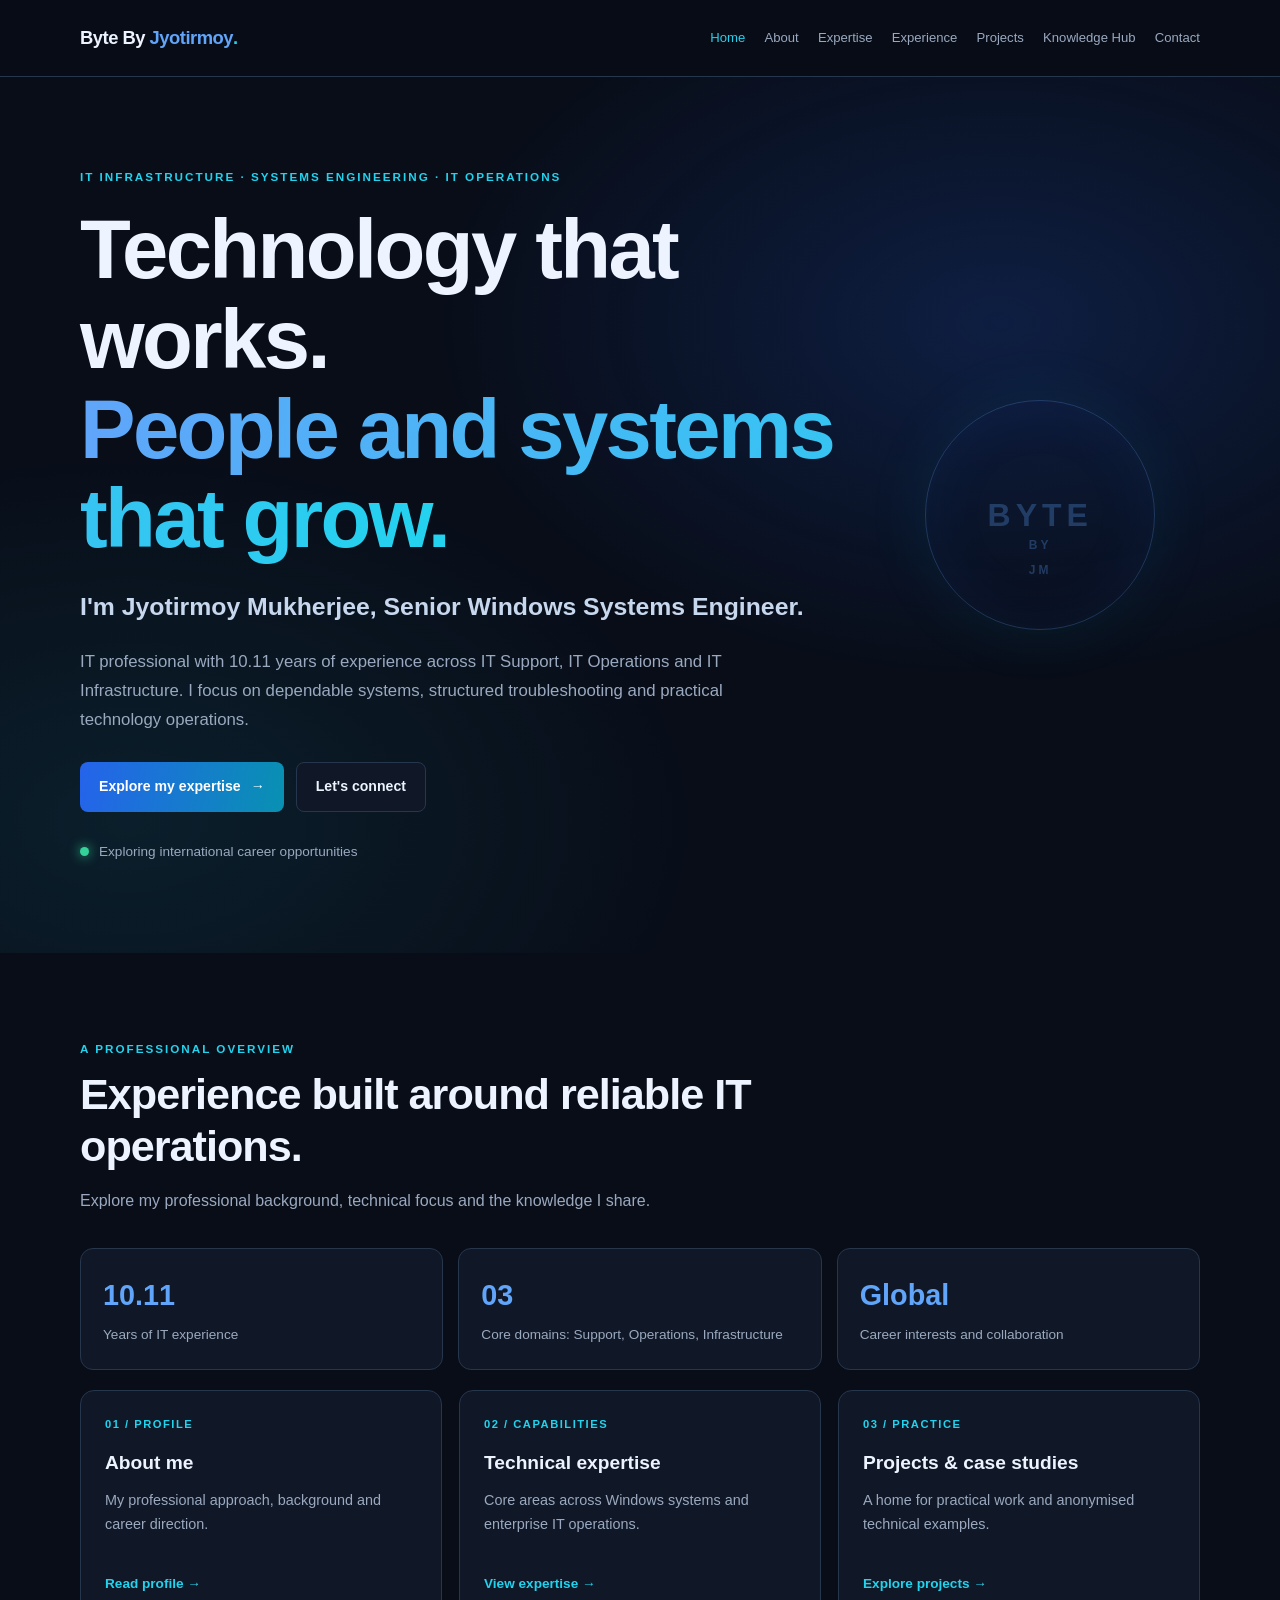
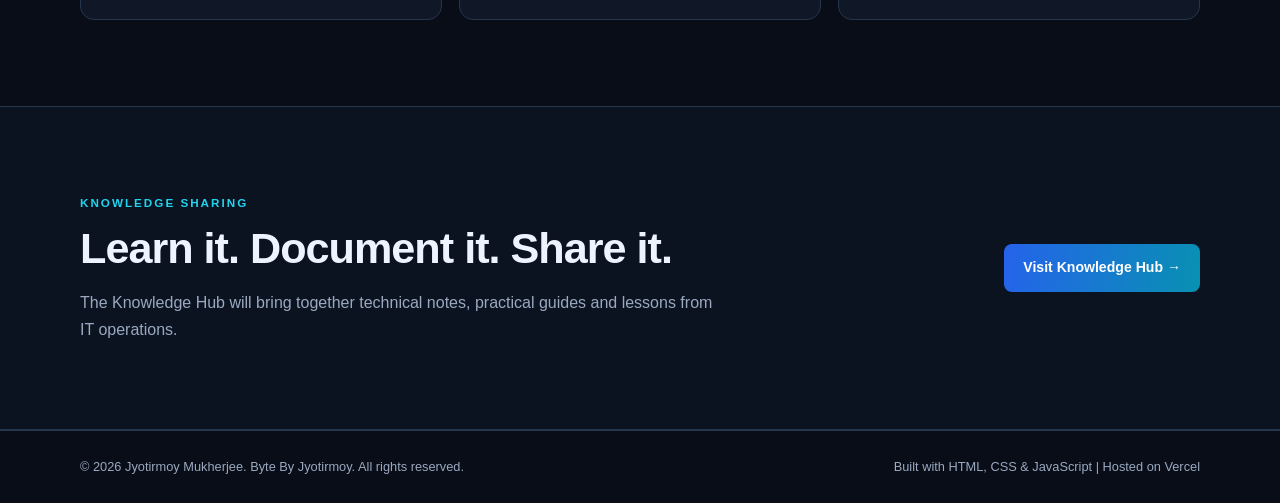
<file: index.html>
<!doctype html>
<html lang="en">
<head>
  <meta charset="utf-8">
  <meta name="viewport" content="width=device-width, initial-scale=1">
  <meta name="theme-color" content="#080d18">
  <meta name="description" content="Byte By Jyotirmoy — professional portfolio of Jyotirmoy Mukherjee, Senior Windows Systems Engineer with 10.11 years of experience across IT Support, IT Operations and IT Infrastructure.">
  <meta name="author" content="Jyotirmoy Mukherjee">
  <link rel="canonical" href="https://bytebyjm.vercel.app/">
  <link rel="icon" href="favicon.svg" type="image/svg+xml">
  <link rel="stylesheet" href="css/style.css">
  <title>Byte By Jyotirmoy | Senior Windows Systems Engineer</title>
  <script src="js/main.js" defer></script>
</head>
<body>
<header class="site-header">
  <div class="container nav-wrap">
    <a class="brand" href="index.html" aria-label="Byte By Jyotirmoy home">Byte By <span>Jyotirmoy</span><b>.</b></a>
    <button class="menu-toggle" type="button" aria-expanded="false" aria-controls="primary-nav">Menu <span aria-hidden="true">☰</span></button>
    <nav id="primary-nav" class="primary-nav" aria-label="Main navigation">
      <a href="index.html" aria-current="page">Home</a>
      <a href="pages/about.html">About</a>
      <a href="pages/expertise.html">Expertise</a>
      <a href="pages/experience.html">Experience</a>
      <a href="pages/projects.html">Projects</a>
      <a href="pages/knowledge.html">Knowledge Hub</a>
      <a href="pages/contact.html">Contact</a>
    </nav>
  </div>
</header>
<main>
  <section class="hero">
    <div class="container hero-inner">
      <p class="eyebrow">IT Infrastructure · Systems Engineering · IT Operations</p>
      <h1>Technology that works.<br><span>People and systems that grow.</span></h1>
      <h2>I'm Jyotirmoy Mukherjee, Senior Windows Systems Engineer.</h2>
      <p class="lead">IT professional with 10.11 years of experience across IT Support, IT Operations and IT Infrastructure. I focus on dependable systems, structured troubleshooting and practical technology operations.</p>
      <div class="button-row">
        <a class="button button-primary" href="pages/expertise.html">Explore my expertise <span aria-hidden="true">→</span></a>
        <a class="button button-quiet" href="pages/contact.html">Let's connect</a>
      </div>
      <p class="availability"><span class="status-dot" aria-hidden="true"></span> Exploring international career opportunities</p>
      <div class="hero-orbit" aria-hidden="true"><span>BYTE</span><span>BY</span><span>JM</span></div>
    </div>
  </section>

  <section class="section">
    <div class="container">
      <div class="section-heading">
        <p class="eyebrow">A professional overview</p>
        <h2>Experience built around reliable IT operations.</h2>
        <p>Explore my professional background, technical focus and the knowledge I share.</p>
      </div>
      <div class="stat-grid">
        <article class="stat-card"><strong>10.11</strong><span>Years of IT experience</span></article>
        <article class="stat-card"><strong>03</strong><span>Core domains: Support, Operations, Infrastructure</span></article>
        <article class="stat-card"><strong>Global</strong><span>Career interests and collaboration</span></article>
      </div>
      <div class="feature-grid">
        <a class="feature-card" href="pages/about.html"><span class="card-kicker">01 / PROFILE</span><h3>About me</h3><p>My professional approach, background and career direction.</p><span class="text-link">Read profile →</span></a>
        <a class="feature-card" href="pages/expertise.html"><span class="card-kicker">02 / CAPABILITIES</span><h3>Technical expertise</h3><p>Core areas across Windows systems and enterprise IT operations.</p><span class="text-link">View expertise →</span></a>
        <a class="feature-card" href="pages/projects.html"><span class="card-kicker">03 / PRACTICE</span><h3>Projects & case studies</h3><p>A home for practical work and anonymised technical examples.</p><span class="text-link">Explore projects →</span></a>
      </div>
    </div>
  </section>

  <section class="section section-alt">
    <div class="container split-callout">
      <div><p class="eyebrow">Knowledge sharing</p><h2>Learn it. Document it. Share it.</h2><p class="muted">The Knowledge Hub will bring together technical notes, practical guides and lessons from IT operations.</p></div>
      <a class="button button-primary" href="pages/knowledge.html">Visit Knowledge Hub →</a>
    </div>
  </section>
</main>
<footer class="site-footer"><div class="container footer-inner"><p>© <span data-year></span> Jyotirmoy Mukherjee. Byte By Jyotirmoy. All rights reserved.</p><p>Built with HTML, CSS &amp; JavaScript | Hosted on Vercel</p></div></footer>
<a class="back-top" href="#top" aria-label="Back to top">↑</a>
</body>
</html>
</file>
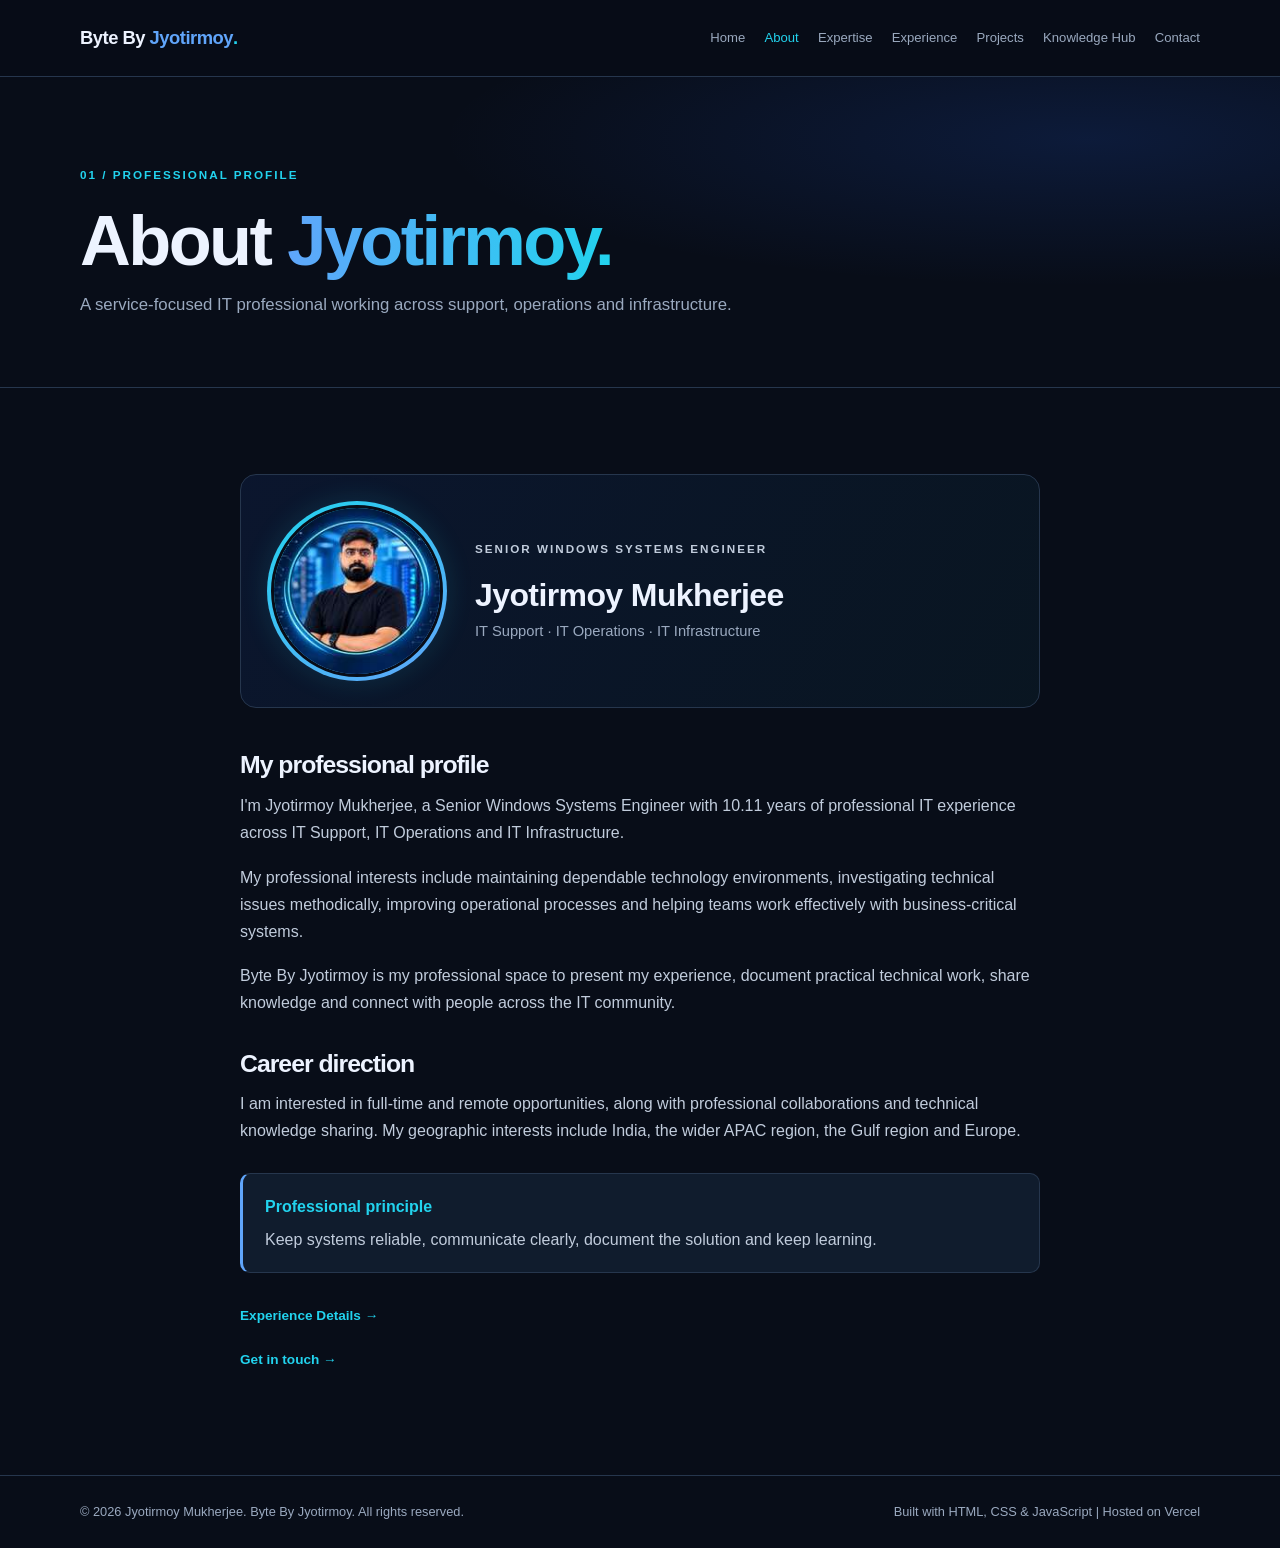
<file: pages/about.html>
<!doctype html>
<html lang="en">
<head>
  <meta charset="utf-8"><meta name="viewport" content="width=device-width, initial-scale=1"><meta name="theme-color" content="#080d18">
  <meta name="description" content="Professional profile of Jyotirmoy Mukherjee, Senior Windows Systems Engineer.">
  <meta name="author" content="Jyotirmoy Mukherjee"><link rel="canonical" href="https://bytebyjm.vercel.app/pages/about.html"><link rel="icon" href="../favicon.svg" type="image/svg+xml"><link rel="stylesheet" href="../css/style.css"><title>About | Byte By Jyotirmoy</title><script src="../js/main.js" defer></script>
</head>
<body>
<header class="site-header"><div class="container nav-wrap"><a class="brand" href="../index.html">Byte By <span>Jyotirmoy</span><b>.</b></a><button class="menu-toggle" type="button" aria-expanded="false" aria-controls="primary-nav">Menu <span aria-hidden="true">☰</span></button><nav id="primary-nav" class="primary-nav" aria-label="Main navigation"><a href="../index.html">Home</a><a href="about.html" aria-current="page">About</a><a href="expertise.html">Expertise</a><a href="experience.html">Experience</a><a href="projects.html">Projects</a><a href="knowledge.html">Knowledge Hub</a><a href="contact.html">Contact</a></nav></div></header>
<main><section class="page-hero"><div class="container"><p class="eyebrow">01 / Professional profile</p><h1>About <span>Jyotirmoy.</span></h1><p class="lead">A service-focused IT professional working across support, operations and infrastructure.</p></div></section>
<section class="section"><div class="container content-narrow">
<div class="about-profile">
  <div class="about-portrait-frame"><img class="about-portrait" src="../assets/jyotirmoy-about-portrait.jpg" alt="Portrait of Jyotirmoy Mukherjee wearing a plain black T-shirt" width="180" height="180" fetchpriority="high"></div>
  <div class="about-profile-intro"><p class="eyebrow">Senior Windows Systems Engineer</p><h2>Jyotirmoy Mukherjee</h2><p>IT Support · IT Operations · IT Infrastructure</p></div>
</div>
<h2>My professional profile</h2><p>I'm Jyotirmoy Mukherjee, a Senior Windows Systems Engineer with 10.11 years of professional IT experience across IT Support, IT Operations and IT Infrastructure.</p><p>My professional interests include maintaining dependable technology environments, investigating technical issues methodically, improving operational processes and helping teams work effectively with business-critical systems.</p><p>Byte By Jyotirmoy is my professional space to present my experience, document practical technical work, share knowledge and connect with people across the IT community.</p><h2>Career direction</h2><p>I am interested in full-time and remote opportunities, along with professional collaborations and technical knowledge sharing. My geographic interests include India, the wider APAC region, the Gulf region and Europe.</p><div class="callout"><strong>Professional principle</strong><p>Keep systems reliable, communicate clearly, document the solution and keep learning.</p></div><p><a class="text-link" href="experience.html"><strong>Experience Details →</strong></a></p>
<p><a class="text-link" href="contact.html"><strong>Get in touch →</strong></a></p></div></section></main>
<footer class="site-footer"><div class="container footer-inner"><p>© <span data-year></span> Jyotirmoy Mukherjee. Byte By Jyotirmoy. All rights reserved.</p><p>Built with HTML, CSS &amp; JavaScript | Hosted on Vercel</p></div></footer><a class="back-top" href="#top" aria-label="Back to top">↑</a></body></html>
</file>
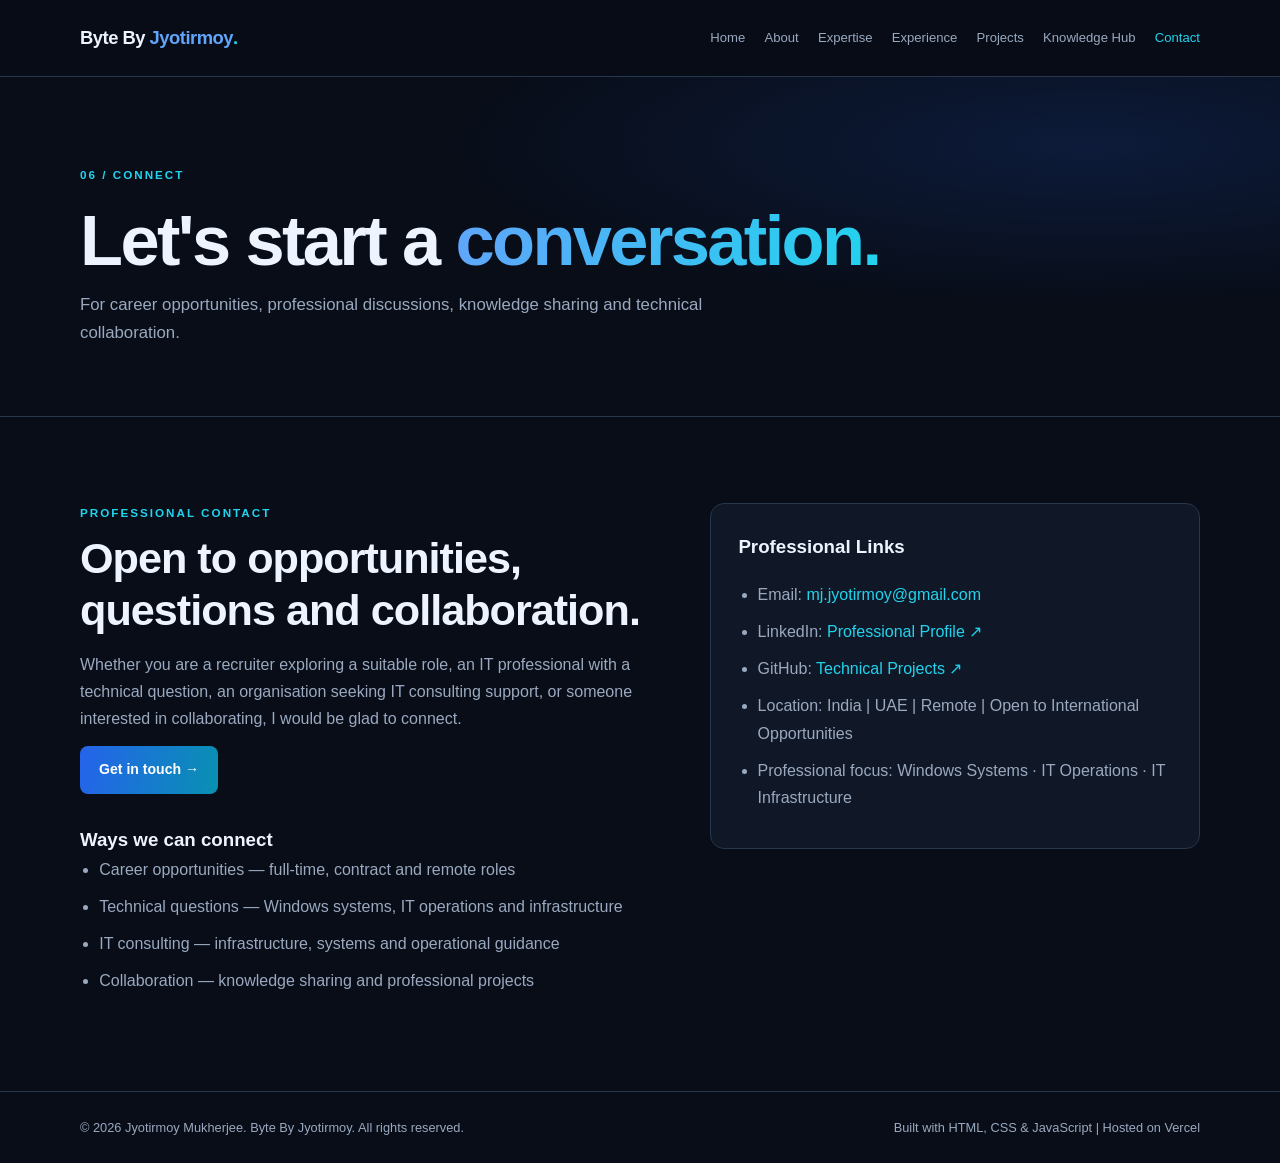
<file: pages/contact.html>
<!doctype html>
<html lang="en">
<head><meta charset="utf-8"><meta name="viewport" content="width=device-width, initial-scale=1"><meta name="theme-color" content="#080d18"><meta name="description" content="Contact Jyotirmoy Mukherjee for IT career opportunities, professional discussions and technical collaboration."><meta name="author" content="Jyotirmoy Mukherjee"><link rel="canonical" href="https://bytebyjm.vercel.app/pages/contact.html"><link rel="icon" href="../favicon.svg" type="image/svg+xml"><link rel="stylesheet" href="../css/style.css"><title>Contact | Byte By Jyotirmoy</title><script src="../js/main.js" defer></script></head>
<body><header class="site-header"><div class="container nav-wrap"><a class="brand" href="../index.html">Byte By <span>Jyotirmoy</span><b>.</b></a><button class="menu-toggle" type="button" aria-expanded="false" aria-controls="primary-nav">Menu <span aria-hidden="true">☰</span></button><nav id="primary-nav" class="primary-nav" aria-label="Main navigation"><a href="../index.html">Home</a><a href="about.html">About</a><a href="expertise.html">Expertise</a><a href="experience.html">Experience</a><a href="projects.html">Projects</a><a href="knowledge.html">Knowledge Hub</a><a href="contact.html" aria-current="page">Contact</a></nav></div></header>
<main><section class="page-hero"><div class="container"><p class="eyebrow">06 / Connect</p><h1>Let's start a <span>conversation.</span></h1><p class="lead">For career opportunities, professional discussions, knowledge sharing and technical collaboration.</p></div></section>
<section class="section"><div class="container contact-layout"><div><p class="eyebrow">Professional contact</p><h2>Open to opportunities, questions and collaboration.</h2><p class="muted">Whether you are a recruiter exploring a suitable role, an IT professional with a technical question, an organisation seeking IT consulting support, or someone interested in collaborating, I would be glad to connect.</p><a class="button button-primary" href="mailto:mj.jyotirmoy@gmail.com">Get in touch →</a><h3 style="margin-top:30px">Ways we can connect</h3><ul><li>Career opportunities — full-time, contract and remote roles</li><li>Technical questions — Windows systems, IT operations and infrastructure</li><li>IT consulting — infrastructure, systems and operational guidance</li><li>Collaboration — knowledge sharing and professional projects</li></ul></div><div class="contact-card"><h3>Professional Links</h3><ul><li>Email: <a href="mailto:mj.jyotirmoy@gmail.com">mj.jyotirmoy@gmail.com</a></li><li>LinkedIn: <a href="https://www.linkedin.com/in/jyotirmoym/" target="_blank" rel="noopener noreferrer">Professional Profile ↗</a></li><li>GitHub: <a href="https://github.com/jyotrmoy-it" target="_blank" rel="noopener noreferrer">Technical Projects ↗</a></li><li>Location: India | UAE | Remote | Open to International Opportunities</li><li>Professional focus: Windows Systems · IT Operations · IT Infrastructure</li></ul></div></div></section></main>
<footer class="site-footer"><div class="container footer-inner"><p>© <span data-year></span> Jyotirmoy Mukherjee. Byte By Jyotirmoy. All rights reserved.</p><p>Built with HTML, CSS &amp; JavaScript | Hosted on Vercel</p></div></footer><a class="back-top" href="#top" aria-label="Back to top">↑</a></body></html>
</file>
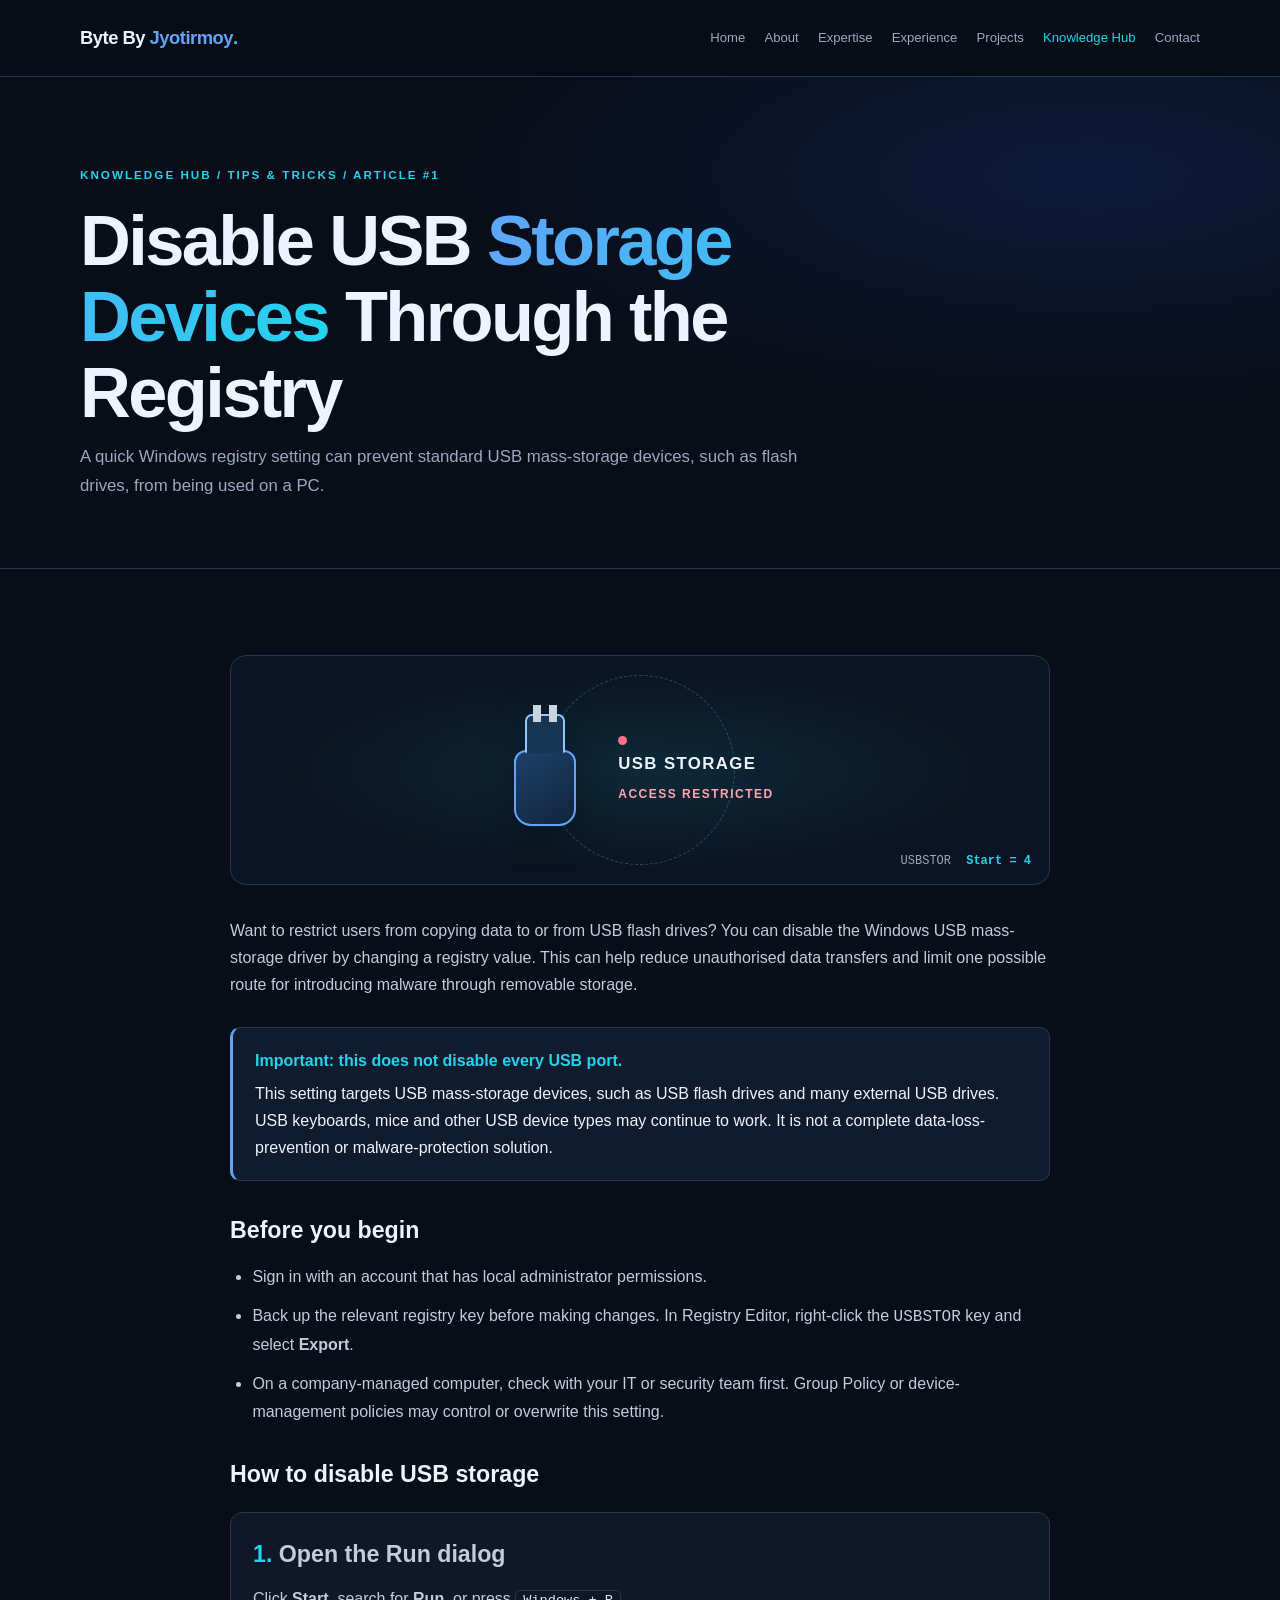
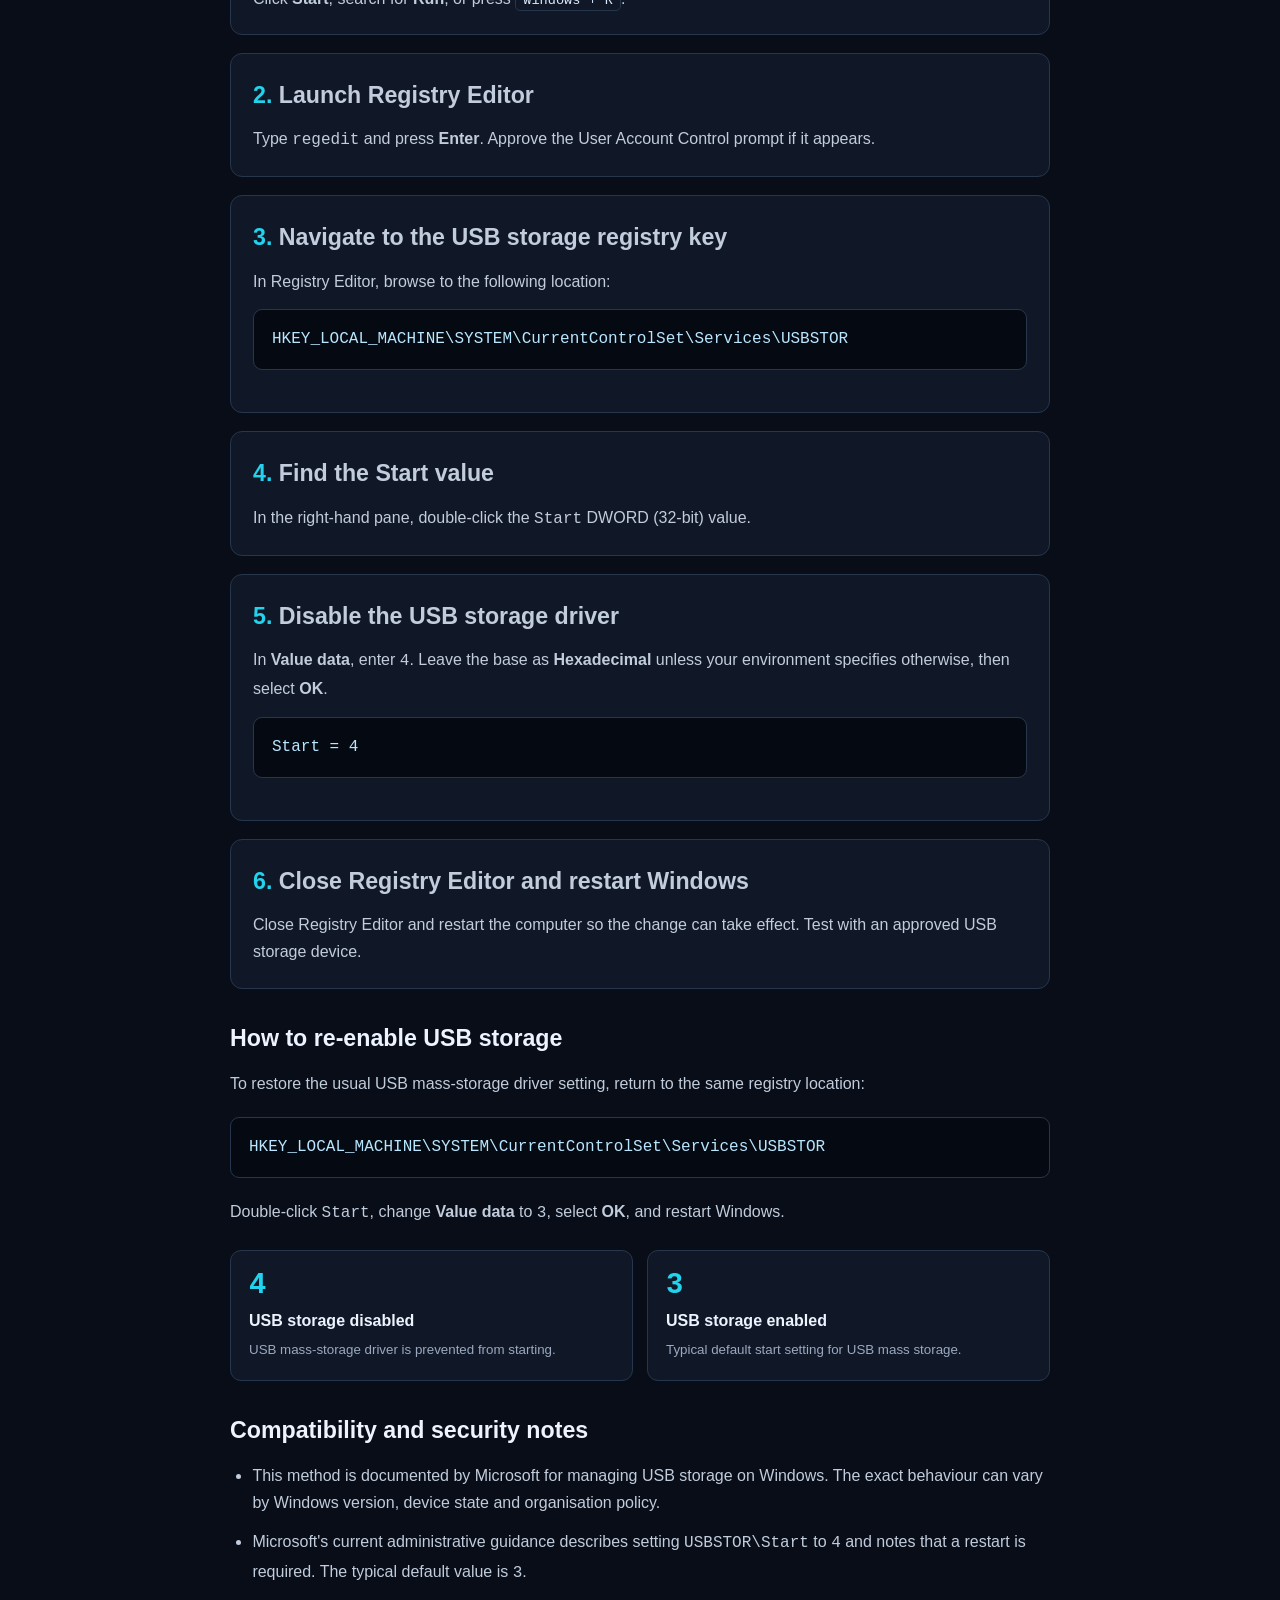
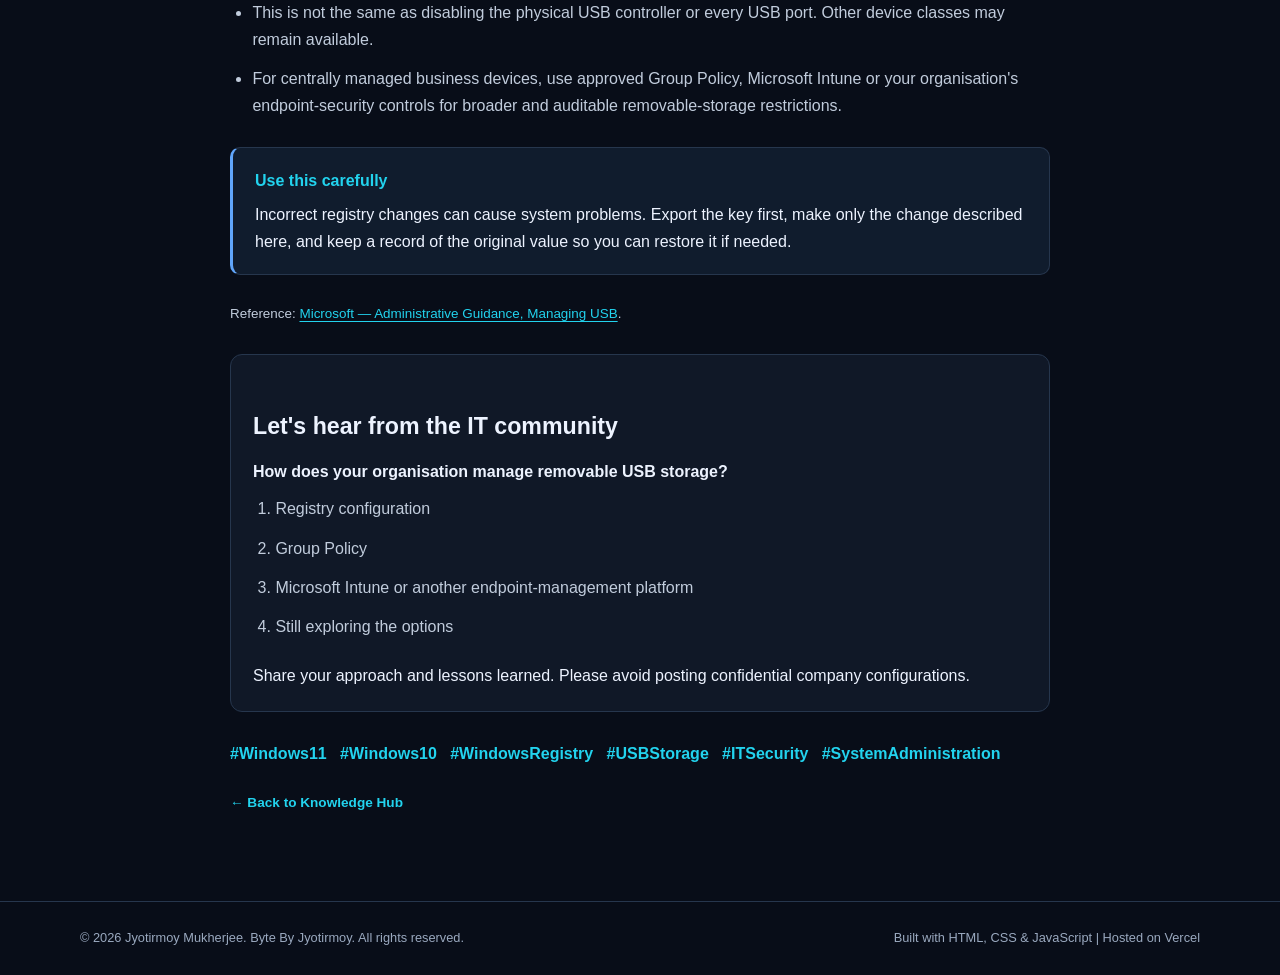
<file: pages/disable-usb-storage-registry.html>
<!doctype html>
<html lang="en">
<head>
  <meta charset="utf-8">
  <meta name="viewport" content="width=device-width, initial-scale=1">
  <meta name="theme-color" content="#080d18">
  <meta name="description" content="Learn how to restrict USB mass-storage devices on Windows by changing the USBSTOR registry setting, and how to restore access safely.">
  <meta name="author" content="Jyotirmoy Mukherjee">
  <link rel="canonical" href="https://bytebyjm.vercel.app/pages/disable-usb-storage-registry.html">
  <link rel="icon" href="../favicon.svg" type="image/svg+xml">
  <link rel="stylesheet" href="../css/style.css">
  <title>Disable USB Storage Through the Windows Registry | Byte By Jyotirmoy</title>
  <script src="../js/main.js" defer></script>
</head>
<body>
<header class="site-header"><div class="container nav-wrap"><a class="brand" href="../index.html">Byte By <span>Jyotirmoy</span><b>.</b></a><button class="menu-toggle" type="button" aria-expanded="false" aria-controls="primary-nav">Menu <span aria-hidden="true">☰</span></button><nav id="primary-nav" class="primary-nav" aria-label="Main navigation"><a href="../index.html">Home</a><a href="about.html">About</a><a href="expertise.html">Expertise</a><a href="experience.html">Experience</a><a href="projects.html">Projects</a><a href="knowledge.html" aria-current="page">Knowledge Hub</a><a href="contact.html">Contact</a></nav></div></header>
<main>
<section class="page-hero"><div class="container"><p class="eyebrow">Knowledge Hub / Tips &amp; Tricks / Article #1</p><h1>Disable USB <span>Storage Devices</span> Through the Registry</h1><p class="lead">A quick Windows registry setting can prevent standard USB mass-storage devices, such as flash drives, from being used on a PC.</p></div></section>
<article class="section"><div class="container article-content">
<div class="usb-visual" role="img" aria-label="Animated illustration showing a USB storage device being blocked by a Windows registry setting"><div class="usb-visual-orbit"></div><div class="usb-drive"><span class="usb-prongs"></span><span class="usb-body"></span><span class="usb-cap"></span></div><div class="usb-visual-status"><span class="usb-status-dot"></span><strong>USB STORAGE</strong><span>ACCESS RESTRICTED</span></div><div class="usb-registry-label">USBSTOR <b>Start = 4</b></div></div>
<p>Want to restrict users from copying data to or from USB flash drives? You can disable the Windows USB mass-storage driver by changing a registry value. This can help reduce unauthorised data transfers and limit one possible route for introducing malware through removable storage.</p>
<div class="callout"><strong>Important: this does not disable every USB port.</strong><p>This setting targets USB mass-storage devices, such as USB flash drives and many external USB drives. USB keyboards, mice and other USB device types may continue to work. It is not a complete data-loss-prevention or malware-protection solution.</p></div>
<h2>Before you begin</h2>
<ul>
<li>Sign in with an account that has local administrator permissions.</li>
<li>Back up the relevant registry key before making changes. In Registry Editor, right-click the <code>USBSTOR</code> key and select <strong>Export</strong>.</li>
<li>On a company-managed computer, check with your IT or security team first. Group Policy or device-management policies may control or overwrite this setting.</li>
</ul>
<h2>How to disable USB storage</h2>
<ol class="article-steps">
<li><h2>Open the Run dialog</h2><p>Click <strong>Start</strong>, search for <strong>Run</strong>, or press <kbd>Windows + R</kbd>.</p></li>
<li><h2>Launch Registry Editor</h2><p>Type <code>regedit</code> and press <strong>Enter</strong>. Approve the User Account Control prompt if it appears.</p></li>
<li><h2>Navigate to the USB storage registry key</h2><p>In Registry Editor, browse to the following location:</p><pre><code>HKEY_LOCAL_MACHINE\SYSTEM\CurrentControlSet\Services\USBSTOR</code></pre></li>
<li><h2>Find the Start value</h2><p>In the right-hand pane, double-click the <code>Start</code> DWORD (32-bit) value.</p></li>
<li><h2>Disable the USB storage driver</h2><p>In <strong>Value data</strong>, enter <code>4</code>. Leave the base as <strong>Hexadecimal</strong> unless your environment specifies otherwise, then select <strong>OK</strong>.</p><pre><code>Start = 4</code></pre></li>
<li><h2>Close Registry Editor and restart Windows</h2><p>Close Registry Editor and restart the computer so the change can take effect. Test with an approved USB storage device.</p></li>
</ol>
<h2>How to re-enable USB storage</h2>
<p>To restore the usual USB mass-storage driver setting, return to the same registry location:</p>
<pre><code>HKEY_LOCAL_MACHINE\SYSTEM\CurrentControlSet\Services\USBSTOR</code></pre>
<p>Double-click <code>Start</code>, change <strong>Value data</strong> to <code>3</code>, select <strong>OK</strong>, and restart Windows.</p>
<div class="registry-values"><div><span>4</span><strong>USB storage disabled</strong><small>USB mass-storage driver is prevented from starting.</small></div><div><span>3</span><strong>USB storage enabled</strong><small>Typical default start setting for USB mass storage.</small></div></div>
<h2>Compatibility and security notes</h2>
<ul>
<li>This method is documented by Microsoft for managing USB storage on Windows. The exact behaviour can vary by Windows version, device state and organisation policy.</li>
<li>Microsoft's current administrative guidance describes setting <code>USBSTOR\Start</code> to <code>4</code> and notes that a restart is required. The typical default value is <code>3</code>.</li>
<li>This is not the same as disabling the physical USB controller or every USB port. Other device classes may remain available.</li>
<li>For centrally managed business devices, use approved Group Policy, Microsoft Intune or your organisation's endpoint-security controls for broader and auditable removable-storage restrictions.</li>
</ul>
<div class="callout"><strong>Use this carefully</strong><p>Incorrect registry changes can cause system problems. Export the key first, make only the change described here, and keep a record of the original value so you can restore it if needed.</p></div>
<p class="article-source">Reference: <a href="https://download.microsoft.com/download/56d34d76-4db1-48fd-b51e-1c8235736a4b/Administrative%20Guide.pdf" target="_blank" rel="noopener noreferrer">Microsoft — Administrative Guidance, Managing USB</a>.</p>
<div class="article-discussion"><h2>Let's hear from the IT community</h2><p><strong>How does your organisation manage removable USB storage?</strong></p><ol><li>Registry configuration</li><li>Group Policy</li><li>Microsoft Intune or another endpoint-management platform</li><li>Still exploring the options</li></ol><p>Share your approach and lessons learned. Please avoid posting confidential company configurations.</p></div>
<p class="article-tags">#Windows11 &nbsp; #Windows10 &nbsp; #WindowsRegistry &nbsp; #USBStorage &nbsp; #ITSecurity &nbsp; #SystemAdministration</p>
<a class="text-link" href="knowledge.html">← Back to Knowledge Hub</a>
</div></article>
</main>
<footer class="site-footer"><div class="container footer-inner"><p>© <span data-year></span> Jyotirmoy Mukherjee. Byte By Jyotirmoy. All rights reserved.</p><p>Built with HTML, CSS &amp; JavaScript | Hosted on Vercel</p></div></footer><a class="back-top" href="#top" aria-label="Back to top">↑</a>
</body>
</html>
</file>
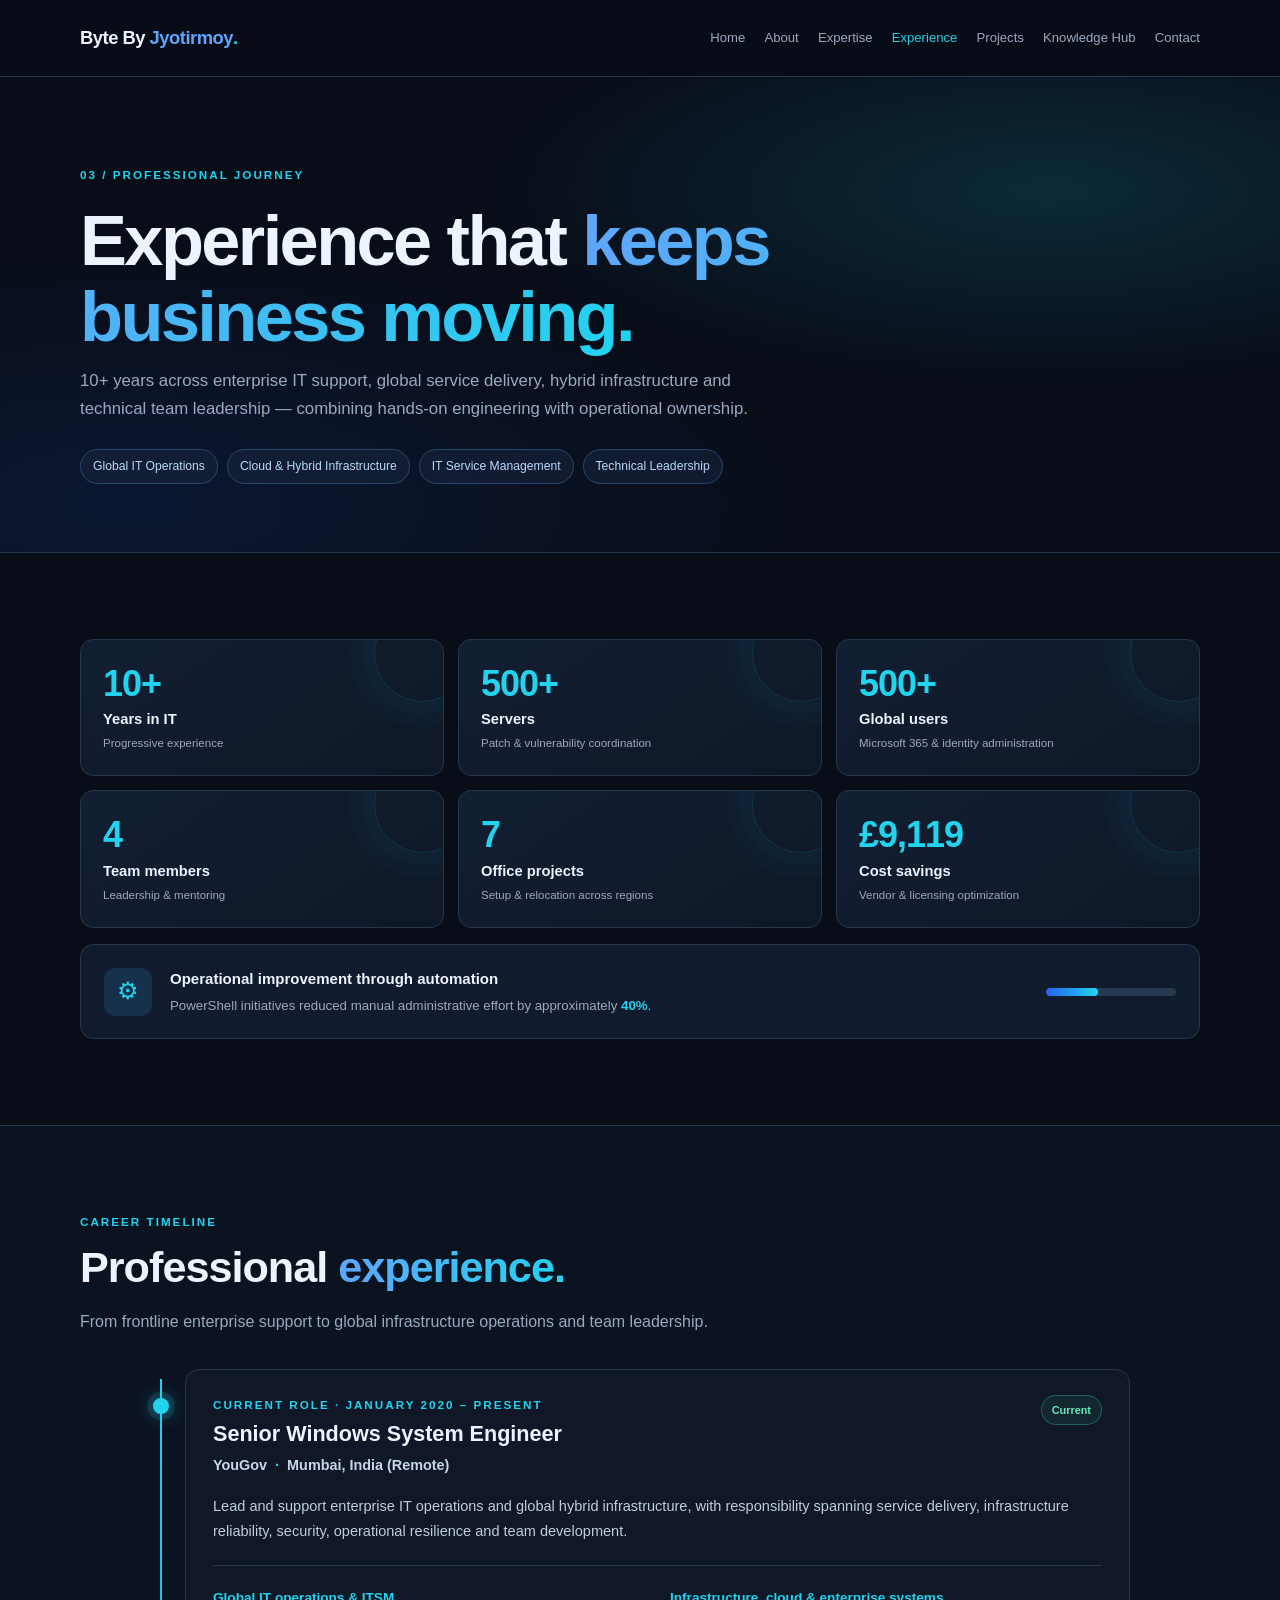
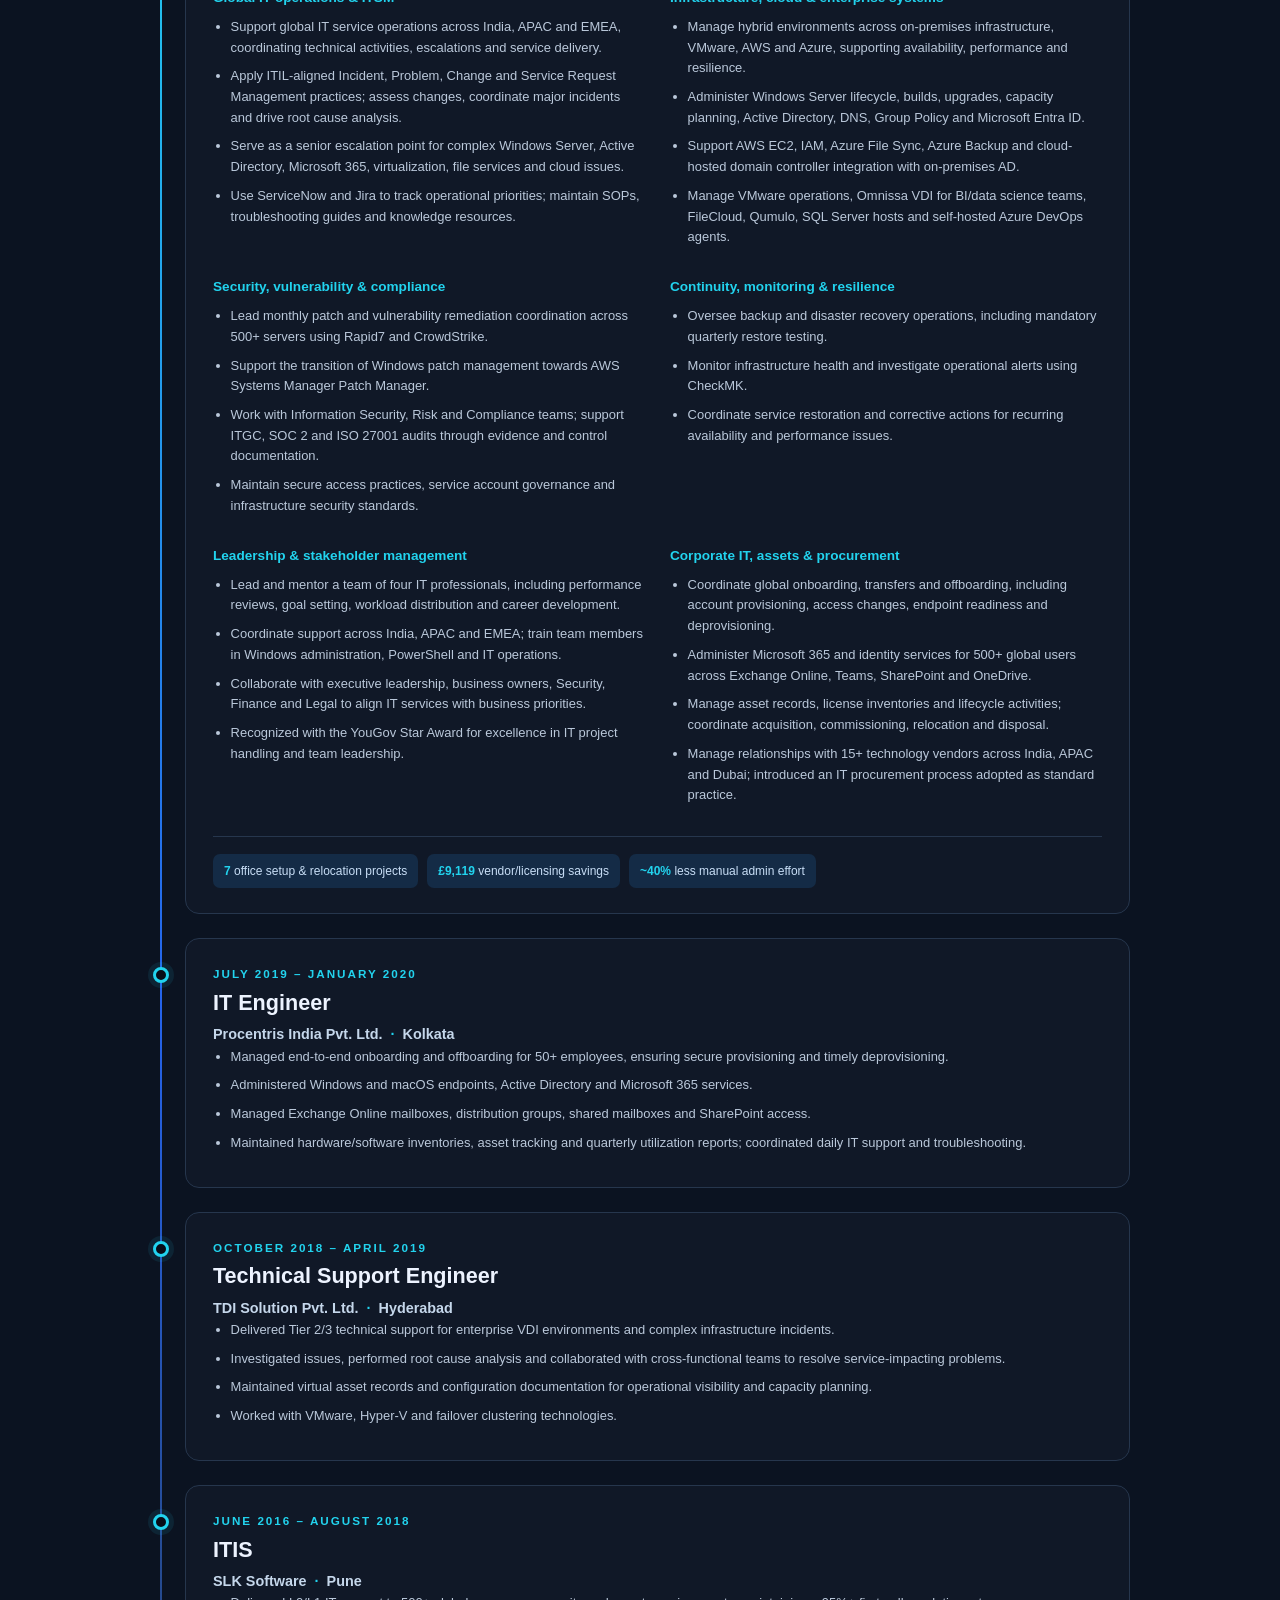
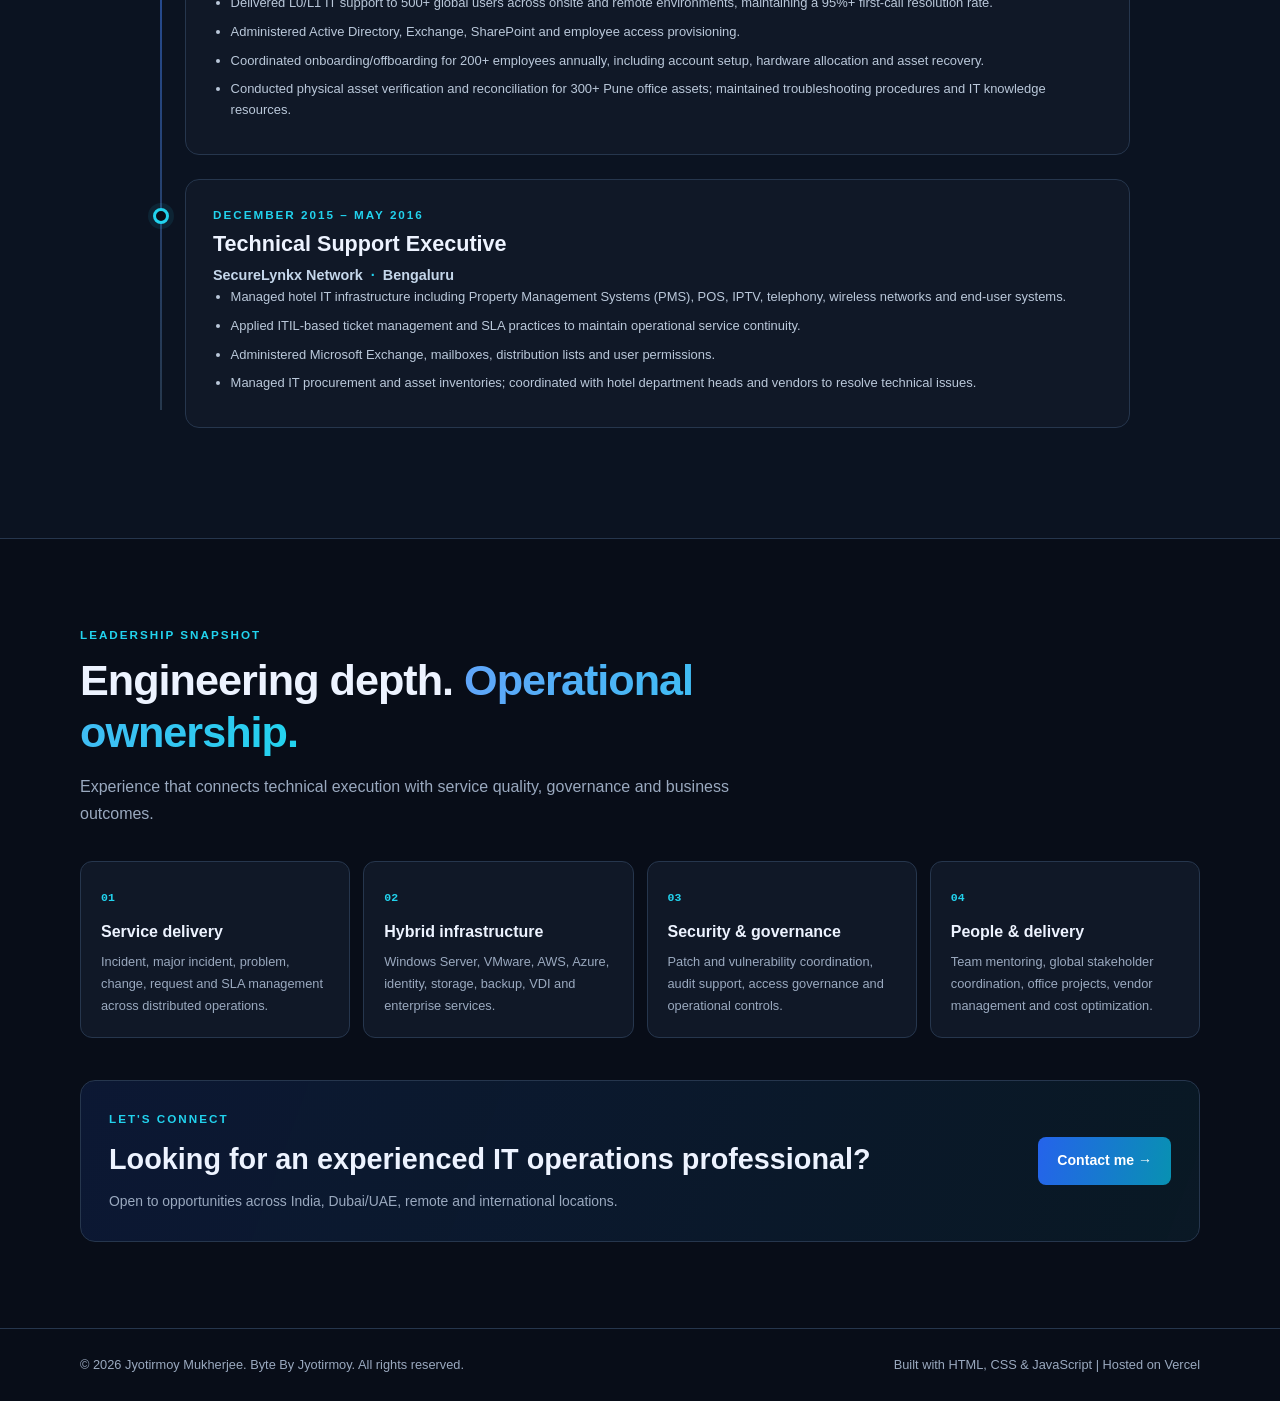
<file: pages/experience.html>
<!doctype html>
<html lang="en">
<head>
<meta charset="utf-8"><meta name="viewport" content="width=device-width, initial-scale=1">
<meta name="theme-color" content="#080d18">
<meta name="description" content="Explore Jyotirmoy Mukherjee's 10+ years of experience in global IT operations, infrastructure, cloud, service management and technical leadership.">
<meta name="author" content="Jyotirmoy Mukherjee">
<link rel="canonical" href="https://bytebyjm.vercel.app/pages/experience.html">
<link rel="icon" href="../favicon.svg" type="image/svg+xml"><link rel="stylesheet" href="../css/style.css">
<title>Experience | Byte By Jyotirmoy</title><script src="../js/main.js" defer></script>
</head>
<body>
<header class="site-header"><div class="container nav-wrap">
<a class="brand" href="../index.html">Byte By <span>Jyotirmoy</span><b>.</b></a>
<button class="menu-toggle" type="button" aria-expanded="false" aria-controls="primary-nav">Menu <span aria-hidden="true">☰</span></button>
<nav id="primary-nav" class="primary-nav" aria-label="Main navigation"><a href="../index.html">Home</a><a href="about.html">About</a><a href="expertise.html">Expertise</a><a href="experience.html" aria-current="page">Experience</a><a href="projects.html">Projects</a><a href="knowledge.html">Knowledge Hub</a><a href="contact.html">Contact</a></nav>
</div></header>
<main>
<section class="page-hero experience-hero"><div class="container">
<p class="eyebrow">03 / Professional journey</p>
<h1>Experience that <span>keeps business moving.</span></h1>
<p class="lead">10+ years across enterprise IT support, global service delivery, hybrid infrastructure and technical team leadership — combining hands-on engineering with operational ownership.</p>
<div class="experience-hero-tags"><span>Global IT Operations</span><span>Cloud &amp; Hybrid Infrastructure</span><span>IT Service Management</span><span>Technical Leadership</span></div>
</div></section>

<section class="section experience-overview"><div class="container">
<div class="experience-impact-grid">
<article class="experience-impact"><strong>10+</strong><span>Years in IT</span><small>Progressive experience</small></article>
<article class="experience-impact"><strong>500+</strong><span>Servers</span><small>Patch &amp; vulnerability coordination</small></article>
<article class="experience-impact"><strong>500+</strong><span>Global users</span><small>Microsoft 365 &amp; identity administration</small></article>
<article class="experience-impact"><strong>4</strong><span>Team members</span><small>Leadership &amp; mentoring</small></article>
<article class="experience-impact"><strong>7</strong><span>Office projects</span><small>Setup &amp; relocation across regions</small></article>
<article class="experience-impact"><strong>£9,119</strong><span>Cost savings</span><small>Vendor &amp; licensing optimization</small></article>
</div>
<div class="experience-automation-strip"><div class="experience-automation-icon" aria-hidden="true">⚙</div><div><strong>Operational improvement through automation</strong><p>PowerShell initiatives reduced manual administrative effort by approximately <b>40%</b>.</p></div><div class="experience-automation-meter" role="img" aria-label="Approximately 40 percent reduction in manual administrative effort"><span></span></div></div>
</div></section>

<section class="section section-alt"><div class="container">
<div class="section-heading"><p class="eyebrow">Career timeline</p><h2>Professional <span class="gradient">experience.</span></h2><p>From frontline enterprise support to global infrastructure operations and team leadership.</p></div>
<div class="experience-timeline">
<article class="experience-role experience-current">
<div class="experience-marker" aria-hidden="true"></div><div class="experience-role-card">
<div class="experience-role-head"><div><p class="eyebrow">Current role · January 2020 – Present</p><h3>Senior Windows System Engineer</h3><p class="experience-company">YouGov <span>·</span> Mumbai, India (Remote)</p></div><span class="experience-current-label">Current</span></div>
<p class="experience-role-summary">Lead and support enterprise IT operations and global hybrid infrastructure, with responsibility spanning service delivery, infrastructure reliability, security, operational resilience and team development.</p>
<div class="experience-responsibility-grid">
<div><h4>Global IT operations &amp; ITSM</h4><ul><li>Support global IT service operations across India, APAC and EMEA, coordinating technical activities, escalations and service delivery.</li><li>Apply ITIL-aligned Incident, Problem, Change and Service Request Management practices; assess changes, coordinate major incidents and drive root cause analysis.</li><li>Serve as a senior escalation point for complex Windows Server, Active Directory, Microsoft 365, virtualization, file services and cloud issues.</li><li>Use ServiceNow and Jira to track operational priorities; maintain SOPs, troubleshooting guides and knowledge resources.</li></ul></div>
<div><h4>Infrastructure, cloud &amp; enterprise systems</h4><ul><li>Manage hybrid environments across on-premises infrastructure, VMware, AWS and Azure, supporting availability, performance and resilience.</li><li>Administer Windows Server lifecycle, builds, upgrades, capacity planning, Active Directory, DNS, Group Policy and Microsoft Entra ID.</li><li>Support AWS EC2, IAM, Azure File Sync, Azure Backup and cloud-hosted domain controller integration with on-premises AD.</li><li>Manage VMware operations, Omnissa VDI for BI/data science teams, FileCloud, Qumulo, SQL Server hosts and self-hosted Azure DevOps agents.</li></ul></div>
<div><h4>Security, vulnerability &amp; compliance</h4><ul><li>Lead monthly patch and vulnerability remediation coordination across 500+ servers using Rapid7 and CrowdStrike.</li><li>Support the transition of Windows patch management towards AWS Systems Manager Patch Manager.</li><li>Work with Information Security, Risk and Compliance teams; support ITGC, SOC 2 and ISO 27001 audits through evidence and control documentation.</li><li>Maintain secure access practices, service account governance and infrastructure security standards.</li></ul></div>
<div><h4>Continuity, monitoring &amp; resilience</h4><ul><li>Oversee backup and disaster recovery operations, including mandatory quarterly restore testing.</li><li>Monitor infrastructure health and investigate operational alerts using CheckMK.</li><li>Coordinate service restoration and corrective actions for recurring availability and performance issues.</li></ul></div>
<div><h4>Leadership &amp; stakeholder management</h4><ul><li>Lead and mentor a team of four IT professionals, including performance reviews, goal setting, workload distribution and career development.</li><li>Coordinate support across India, APAC and EMEA; train team members in Windows administration, PowerShell and IT operations.</li><li>Collaborate with executive leadership, business owners, Security, Finance and Legal to align IT services with business priorities.</li><li>Recognized with the YouGov Star Award for excellence in IT project handling and team leadership.</li></ul></div>
<div><h4>Corporate IT, assets &amp; procurement</h4><ul><li>Coordinate global onboarding, transfers and offboarding, including account provisioning, access changes, endpoint readiness and deprovisioning.</li><li>Administer Microsoft 365 and identity services for 500+ global users across Exchange Online, Teams, SharePoint and OneDrive.</li><li>Manage asset records, license inventories and lifecycle activities; coordinate acquisition, commissioning, relocation and disposal.</li><li>Manage relationships with 15+ technology vendors across India, APAC and Dubai; introduced an IT procurement process adopted as standard practice.</li></ul></div>
</div>
<div class="experience-highlight-row"><span><b>7</b> office setup &amp; relocation projects</span><span><b>£9,119</b> vendor/licensing savings</span><span><b>~40%</b> less manual admin effort</span></div>
</div></article>

<article class="experience-role"><div class="experience-marker" aria-hidden="true"></div><div class="experience-role-card">
<p class="eyebrow">July 2019 – January 2020</p><h3>IT Engineer</h3><p class="experience-company">Procentris India Pvt. Ltd. <span>·</span> Kolkata</p>
<ul><li>Managed end-to-end onboarding and offboarding for 50+ employees, ensuring secure provisioning and timely deprovisioning.</li><li>Administered Windows and macOS endpoints, Active Directory and Microsoft 365 services.</li><li>Managed Exchange Online mailboxes, distribution groups, shared mailboxes and SharePoint access.</li><li>Maintained hardware/software inventories, asset tracking and quarterly utilization reports; coordinated daily IT support and troubleshooting.</li></ul>
</div></article>

<article class="experience-role"><div class="experience-marker" aria-hidden="true"></div><div class="experience-role-card">
<p class="eyebrow">October 2018 – April 2019</p><h3>Technical Support Engineer</h3><p class="experience-company">TDI Solution Pvt. Ltd. <span>·</span> Hyderabad</p>
<ul><li>Delivered Tier 2/3 technical support for enterprise VDI environments and complex infrastructure incidents.</li><li>Investigated issues, performed root cause analysis and collaborated with cross-functional teams to resolve service-impacting problems.</li><li>Maintained virtual asset records and configuration documentation for operational visibility and capacity planning.</li><li>Worked with VMware, Hyper-V and failover clustering technologies.</li></ul>
</div></article>

<article class="experience-role"><div class="experience-marker" aria-hidden="true"></div><div class="experience-role-card">
<p class="eyebrow">June 2016 – August 2018</p><h3>ITIS</h3><p class="experience-company">SLK Software <span>·</span> Pune</p>
<ul><li>Delivered L0/L1 IT support to 500+ global users across onsite and remote environments, maintaining a 95%+ first-call resolution rate.</li><li>Administered Active Directory, Exchange, SharePoint and employee access provisioning.</li><li>Coordinated onboarding/offboarding for 200+ employees annually, including account setup, hardware allocation and asset recovery.</li><li>Conducted physical asset verification and reconciliation for 300+ Pune office assets; maintained troubleshooting procedures and IT knowledge resources.</li></ul>
</div></article>

<article class="experience-role"><div class="experience-marker" aria-hidden="true"></div><div class="experience-role-card">
<p class="eyebrow">December 2015 – May 2016</p><h3>Technical Support Executive</h3><p class="experience-company">SecureLynkx Network <span>·</span> Bengaluru</p>
<ul><li>Managed hotel IT infrastructure including Property Management Systems (PMS), POS, IPTV, telephony, wireless networks and end-user systems.</li><li>Applied ITIL-based ticket management and SLA practices to maintain operational service continuity.</li><li>Administered Microsoft Exchange, mailboxes, distribution lists and user permissions.</li><li>Managed IT procurement and asset inventories; coordinated with hotel department heads and vendors to resolve technical issues.</li></ul>
</div></article>
</div>
</div></section>

<section class="section"><div class="container">
<div class="section-heading"><p class="eyebrow">Leadership snapshot</p><h2>Engineering depth. <span class="gradient">Operational ownership.</span></h2><p>Experience that connects technical execution with service quality, governance and business outcomes.</p></div>
<div class="experience-leadership-grid">
<article><span>01</span><h3>Service delivery</h3><p>Incident, major incident, problem, change, request and SLA management across distributed operations.</p></article>
<article><span>02</span><h3>Hybrid infrastructure</h3><p>Windows Server, VMware, AWS, Azure, identity, storage, backup, VDI and enterprise services.</p></article>
<article><span>03</span><h3>Security &amp; governance</h3><p>Patch and vulnerability coordination, audit support, access governance and operational controls.</p></article>
<article><span>04</span><h3>People &amp; delivery</h3><p>Team mentoring, global stakeholder coordination, office projects, vendor management and cost optimization.</p></article>
</div>
<div class="experience-cta"><div><p class="eyebrow">Let's connect</p><h2>Looking for an experienced IT operations professional?</h2><p>Open to opportunities across India, Dubai/UAE, remote and international locations.</p></div><a class="button button-primary" href="contact.html">Contact me →</a></div>
</div></section>
</main>
<footer class="site-footer"><div class="container footer-inner"><p>© <span data-year></span> Jyotirmoy Mukherjee. Byte By Jyotirmoy. All rights reserved.</p><p>Built with HTML, CSS &amp; JavaScript | Hosted on Vercel</p></div></footer>
<a class="back-top" href="#top" aria-label="Back to top">↑</a>
</body></html>
</file>
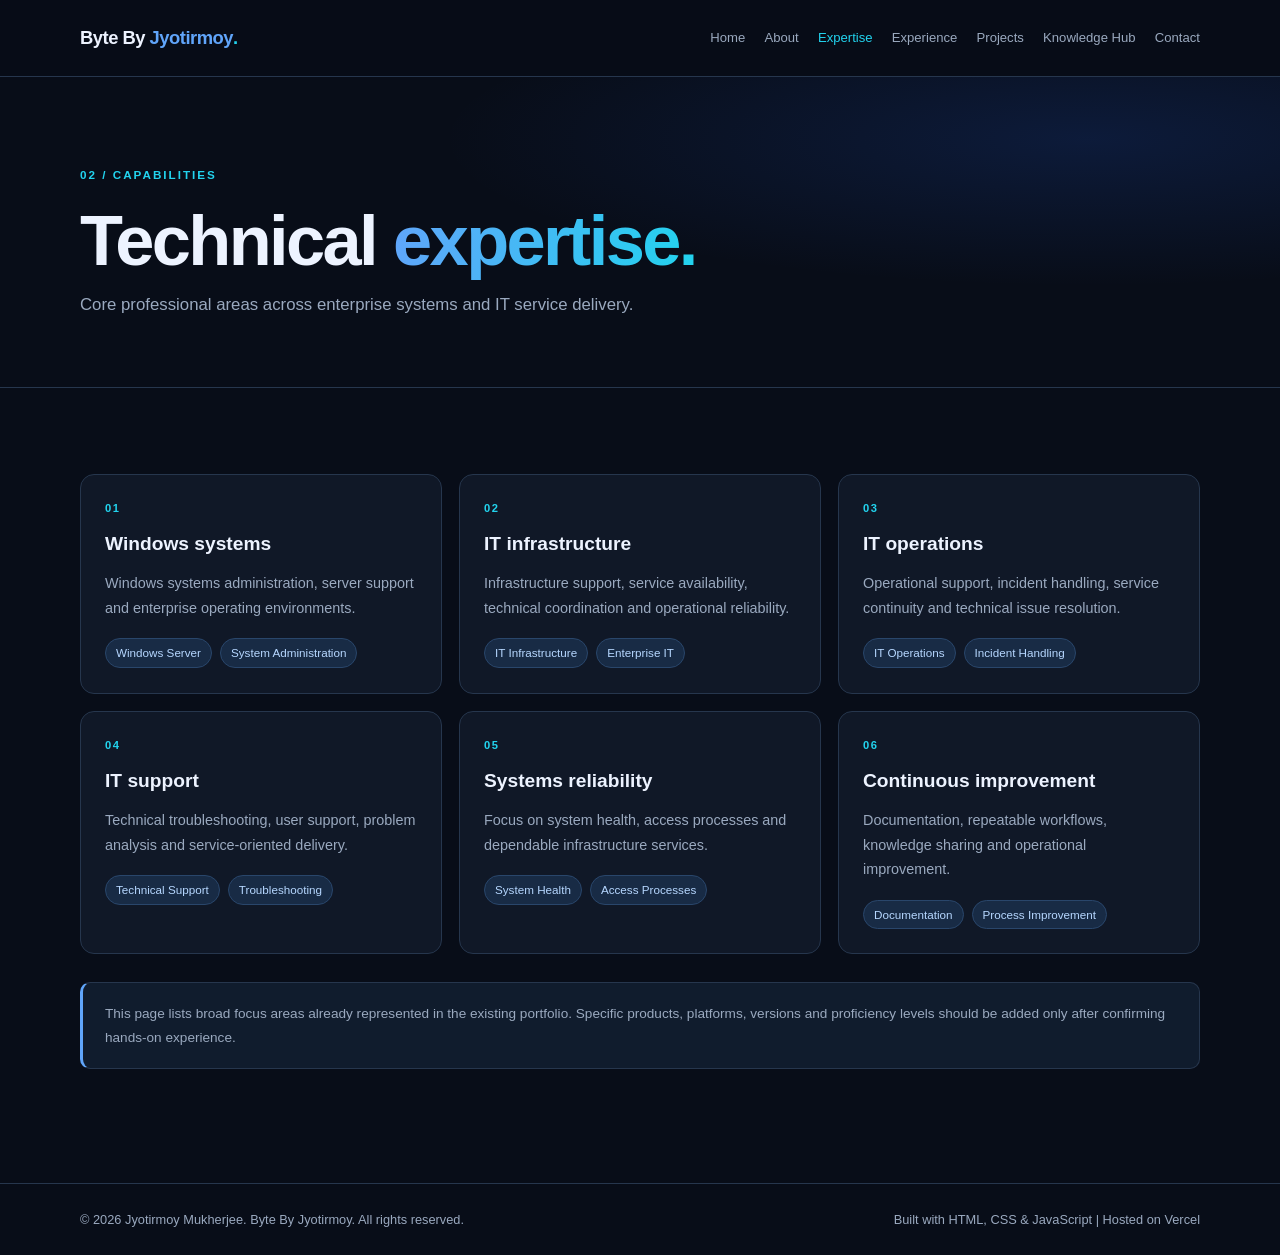
<file: pages/expertise.html>
<!doctype html>
<html lang="en">
<head><meta charset="utf-8"><meta name="viewport" content="width=device-width, initial-scale=1"><meta name="theme-color" content="#080d18"><meta name="description" content="Technical focus areas of Jyotirmoy Mukherjee across Windows systems, IT infrastructure and IT operations."><meta name="author" content="Jyotirmoy Mukherjee"><link rel="canonical" href="https://bytebyjm.vercel.app/pages/expertise.html"><link rel="icon" href="../favicon.svg" type="image/svg+xml"><link rel="stylesheet" href="../css/style.css"><title>Technical Expertise | Byte By Jyotirmoy</title><script src="../js/main.js" defer></script></head>
<body><header class="site-header"><div class="container nav-wrap"><a class="brand" href="../index.html">Byte By <span>Jyotirmoy</span><b>.</b></a><button class="menu-toggle" type="button" aria-expanded="false" aria-controls="primary-nav">Menu <span aria-hidden="true">☰</span></button><nav id="primary-nav" class="primary-nav" aria-label="Main navigation"><a href="../index.html">Home</a><a href="about.html">About</a><a href="expertise.html" aria-current="page">Expertise</a><a href="experience.html">Experience</a><a href="projects.html">Projects</a><a href="knowledge.html">Knowledge Hub</a><a href="contact.html">Contact</a></nav></div></header>
<main><section class="page-hero"><div class="container"><p class="eyebrow">02 / Capabilities</p><h1>Technical <span>expertise.</span></h1><p class="lead">Core professional areas across enterprise systems and IT service delivery.</p></div></section>
<section class="section"><div class="container"><div class="feature-grid expertise-grid">
<article class="feature-card"><span class="card-kicker">01</span><h2>Windows systems</h2><p>Windows systems administration, server support and enterprise operating environments.</p><div class="tag-list"><span>Windows Server</span><span>System Administration</span></div></article>
<article class="feature-card"><span class="card-kicker">02</span><h2>IT infrastructure</h2><p>Infrastructure support, service availability, technical coordination and operational reliability.</p><div class="tag-list"><span>IT Infrastructure</span><span>Enterprise IT</span></div></article>
<article class="feature-card"><span class="card-kicker">03</span><h2>IT operations</h2><p>Operational support, incident handling, service continuity and technical issue resolution.</p><div class="tag-list"><span>IT Operations</span><span>Incident Handling</span></div></article>
<article class="feature-card"><span class="card-kicker">04</span><h2>IT support</h2><p>Technical troubleshooting, user support, problem analysis and service-oriented delivery.</p><div class="tag-list"><span>Technical Support</span><span>Troubleshooting</span></div></article>
<article class="feature-card"><span class="card-kicker">05</span><h2>Systems reliability</h2><p>Focus on system health, access processes and dependable infrastructure services.</p><div class="tag-list"><span>System Health</span><span>Access Processes</span></div></article>
<article class="feature-card"><span class="card-kicker">06</span><h2>Continuous improvement</h2><p>Documentation, repeatable workflows, knowledge sharing and operational improvement.</p><div class="tag-list"><span>Documentation</span><span>Process Improvement</span></div></article>
</div><p class="note">This page lists broad focus areas already represented in the existing portfolio. Specific products, platforms, versions and proficiency levels should be added only after confirming hands-on experience.</p></div></section></main>
<footer class="site-footer"><div class="container footer-inner"><p>© <span data-year></span> Jyotirmoy Mukherjee. Byte By Jyotirmoy. All rights reserved.</p><p>Built with HTML, CSS &amp; JavaScript | Hosted on Vercel</p></div></footer><a class="back-top" href="#top" aria-label="Back to top">↑</a></body></html>
</file>
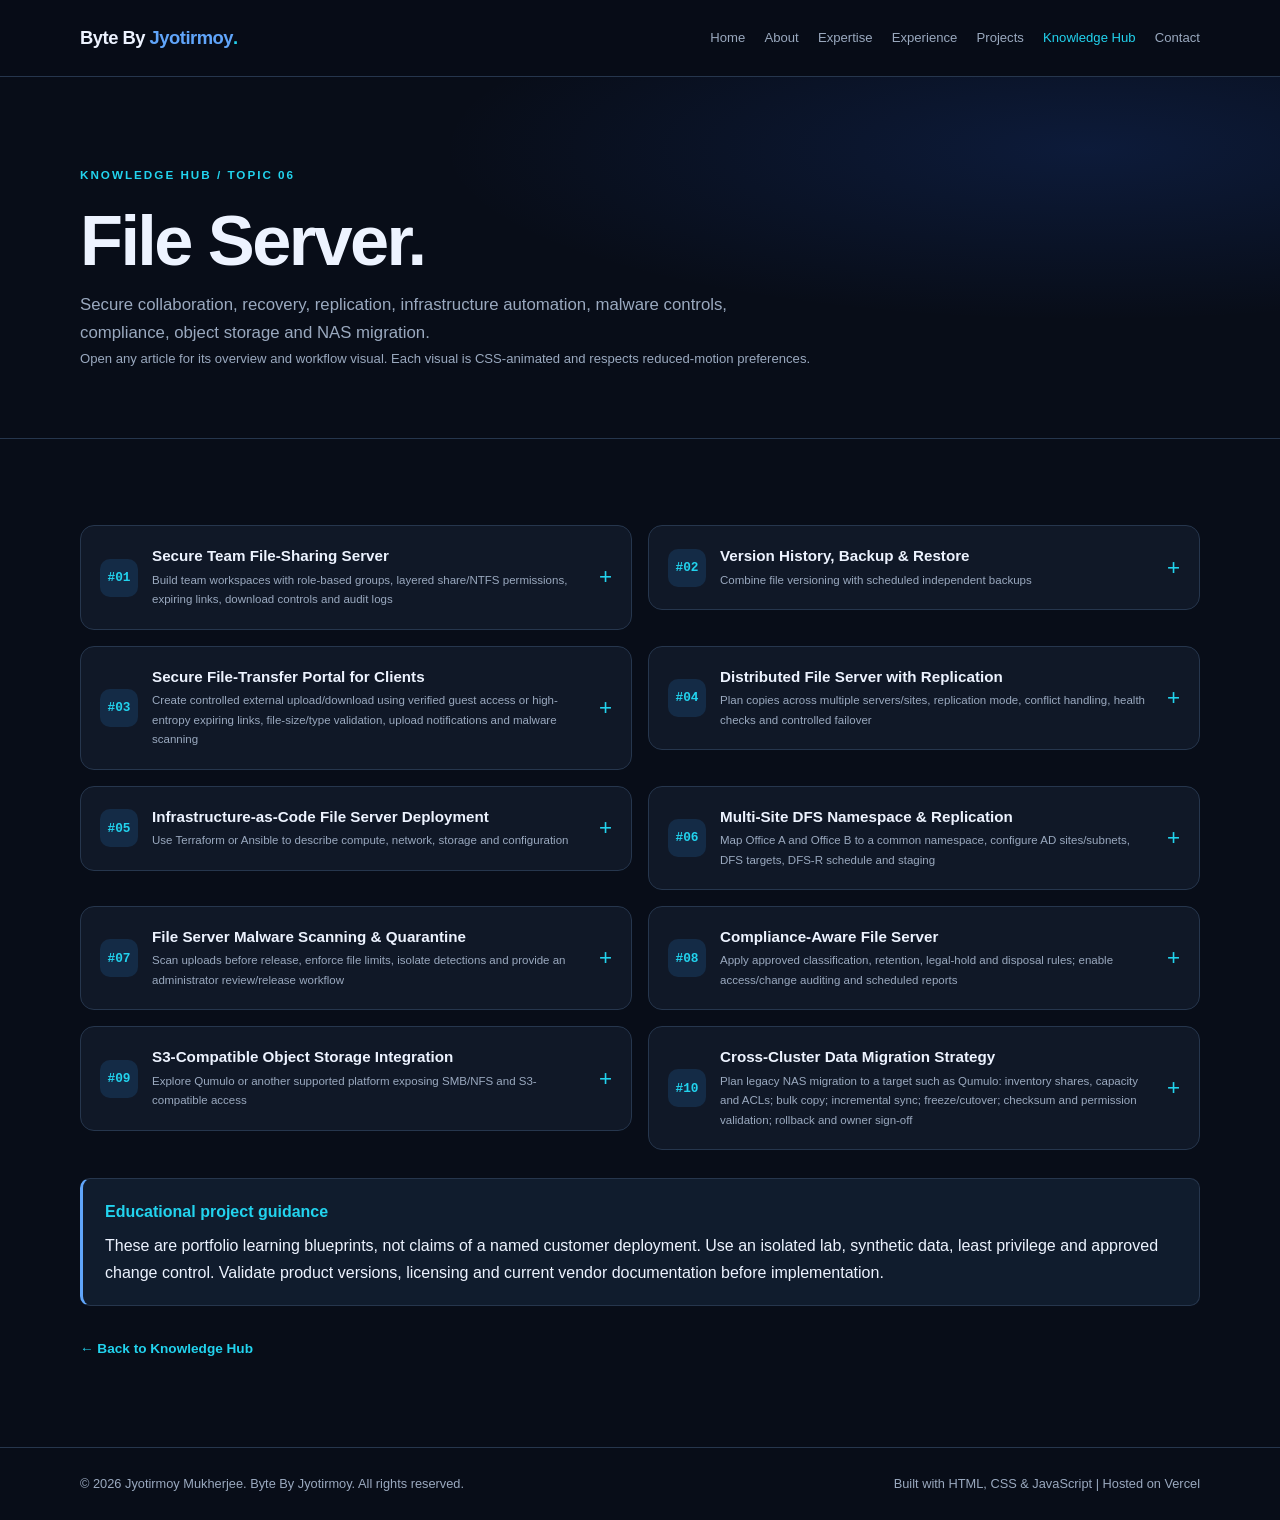
<file: pages/file-server.html>
<!doctype html><html lang="en"><head><meta charset="utf-8"><meta name="viewport" content="width=device-width, initial-scale=1"><meta name="theme-color" content="#080d18"><meta name="description" content="Secure collaboration, recovery, replication, infrastructure automation, malware controls, compliance, object storage and NAS migration."><meta name="author" content="Jyotirmoy Mukherjee"><link rel="canonical" href="https://bytebyjm.vercel.app/pages/file-server.html"><link rel="icon" href="../favicon.svg" type="image/svg+xml"><link rel="stylesheet" href="../css/style.css"><title>File Server | Byte By Jyotirmoy</title><script src="../js/main.js" defer></script><style>
.library-grid{display:grid;grid-template-columns:repeat(2,minmax(0,1fr));gap:16px;align-items:start}.library-card{overflow:hidden;background:var(--surface);border:1px solid var(--border);border-radius:14px}.library-card[open]{border-color:#38658d}.library-card summary{display:flex;align-items:center;gap:14px;padding:19px;cursor:pointer;list-style:none}.library-card summary::-webkit-details-marker{display:none}.library-card summary:after{content:"+";margin-left:auto;color:var(--cyan);font-size:1.4rem}.library-card[open] summary:after{content:"−"}.library-number{flex:0 0 38px;width:38px;height:38px;display:grid;place-items:center;border-radius:10px;background:#142b46;color:var(--cyan);font:800 .8rem Consolas,monospace}.library-card summary b{display:block;font-size:.95rem;line-height:1.4}.library-card summary small{display:block;color:var(--muted);font-size:.72rem;margin-top:4px}.library-visual{display:flex;align-items:center;justify-content:center;gap:12px;min-height:92px;margin:0 18px 17px;padding:14px;background:radial-gradient(ellipse at center,rgba(34,211,238,.12),transparent 68%),#0b1422;border:1px solid #20364e;border-radius:10px;overflow:hidden}.visual-node{display:grid;place-items:center;width:38px;height:38px;border:1px solid #315879;border-radius:10px;background:#142b46;color:var(--cyan);font-size:1.1rem;animation:np 2.8s ease-in-out infinite}.visual-node:nth-child(3){animation-delay:.45s}.visual-node:nth-child(5){animation-delay:.9s}.visual-link{width:clamp(12px,4vw,42px);height:2px;background:linear-gradient(90deg,#2563eb,#22d3ee);position:relative}.visual-link:after{content:"";position:absolute;top:-3px;left:0;width:7px;height:7px;border-radius:50%;background:#e0f2fe;box-shadow:0 0 10px #22d3ee;animation:nt 2.5s linear infinite}.library-visual[data-motion="spin"] .visual-node{animation:ns 7s linear infinite}.library-visual[data-motion="bars"] .visual-node{animation:nb 1.8s ease-in-out infinite alternate}.library-visual[data-motion="scan"] .visual-link:after{animation:nt 2s ease-in-out infinite}.library-visual[data-motion="float"] .visual-node{animation:nf 2.2s ease-in-out infinite}.library-visual-label{color:#9fb7d1;font:.58rem Consolas,monospace;letter-spacing:1px}.library-detail{padding:0 20px 21px;border-top:1px solid var(--border)}.library-detail h3{margin:17px 0 6px;color:var(--cyan);font-size:.82rem}.library-detail p{color:#c1ccdc;font-size:.82rem}.library-note{margin-top:28px}@keyframes np{50%{transform:translateY(-5px);box-shadow:0 0 18px #22d3ee33}}@keyframes nt{0%{left:0;opacity:0}15%,85%{opacity:1}100%{left:calc(100% - 7px);opacity:0}}@keyframes ns{to{transform:rotate(360deg)}}@keyframes nb{to{transform:scaleY(.55);filter:brightness(1.5)}}@keyframes nf{50%{transform:translateY(-8px) rotate(5deg)}}@media(max-width:700px){.library-grid{grid-template-columns:1fr}}@media(prefers-reduced-motion:reduce){.visual-node,.visual-link:after{animation:none!important}}
</style></head><body><header class="site-header"><div class="container nav-wrap"><a class="brand" href="../index.html">Byte By <span>Jyotirmoy</span><b>.</b></a><button class="menu-toggle" type="button" aria-expanded="false" aria-controls="primary-nav">Menu <span aria-hidden="true">☰</span></button><nav id="primary-nav" class="primary-nav" aria-label="Main navigation"><a href="../index.html">Home</a><a href="about.html">About</a><a href="expertise.html">Expertise</a><a href="experience.html">Experience</a><a href="projects.html">Projects</a><a href="knowledge.html" aria-current="page">Knowledge Hub</a><a href="contact.html">Contact</a></nav></div></header><main><section class="page-hero"><div class="container"><p class="eyebrow">KNOWLEDGE HUB / TOPIC 06</p><h1>File Server.</h1><p class="lead">Secure collaboration, recovery, replication, infrastructure automation, malware controls, compliance, object storage and NAS migration.</p><p class="muted small">Open any article for its overview and workflow visual. Each visual is CSS-animated and respects reduced-motion preferences.</p></div></section><section class="section"><div class="container"><div class="library-grid"><details class="library-card"><summary><span class="library-number">#01</span><span><b>Secure Team File-Sharing Server</b><small>Build team workspaces with role-based groups, layered share/NTFS permissions, expiring links, download controls and audit logs</small></span></summary><div class="library-visual" data-motion="pulse" role="img" aria-label="Animated Secure Team File-Sharing Server workflow"><span class="visual-node">◈</span><i class="visual-link"></i><span class="visual-node">↻</span><i class="visual-link"></i><span class="visual-node">▣</span><span class="library-visual-label">DESIGN • EXECUTE • VALIDATE</span></div><div class="library-detail"><p>Build team workspaces with role-based groups, layered share/NTFS permissions, expiring links, download controls and audit logs. Test owner, editor and read-only access with separate lab identities.</p><h3>Implementation &amp; validation</h3><p>Define scope, prerequisites, ownership and success criteria. Build in an isolated lab with synthetic data, document each configuration decision, test normal and failure paths, and capture repeatable evidence before proposing a production change.</p><h3>Operational safeguards</h3><p>Use least privilege, change approval, monitoring, backup and rollback. Record dependencies and known limitations; never publish credentials, customer information or real internal hostnames/IP addresses.</p></div></details><details class="library-card"><summary><span class="library-number">#02</span><span><b>Version History, Backup & Restore</b><small>Combine file versioning with scheduled independent backups</small></span></summary><div class="library-visual" data-motion="spin" role="img" aria-label="Animated Version History, Backup & Restore workflow"><span class="visual-node">⚙</span><i class="visual-link"></i><span class="visual-node">✓</span><i class="visual-link"></i><span class="visual-node">↗</span><span class="library-visual-label">DESIGN • EXECUTE • VALIDATE</span></div><div class="library-detail"><p>Combine file versioning with scheduled independent backups. Define retention, encryption and restore procedures; test accidental overwrite, deletion and folder recovery. Snapshots alone are not a complete backup.</p><h3>Implementation &amp; validation</h3><p>Define scope, prerequisites, ownership and success criteria. Build in an isolated lab with synthetic data, document each configuration decision, test normal and failure paths, and capture repeatable evidence before proposing a production change.</p><h3>Operational safeguards</h3><p>Use least privilege, change approval, monitoring, backup and rollback. Record dependencies and known limitations; never publish credentials, customer information or real internal hostnames/IP addresses.</p></div></details><details class="library-card"><summary><span class="library-number">#03</span><span><b>Secure File-Transfer Portal for Clients</b><small>Create controlled external upload/download using verified guest access or high-entropy expiring links, file-size/type validation, upload notifications and malware scanning</small></span></summary><div class="library-visual" data-motion="bars" role="img" aria-label="Animated Secure File-Transfer Portal for Clients workflow"><span class="visual-node">▤</span><i class="visual-link"></i><span class="visual-node">⌘</span><i class="visual-link"></i><span class="visual-node">◉</span><span class="library-visual-label">DESIGN • EXECUTE • VALIDATE</span></div><div class="library-detail"><p>Create controlled external upload/download using verified guest access or high-entropy expiring links, file-size/type validation, upload notifications and malware scanning. Test expired links and unauthorised access.</p><h3>Implementation &amp; validation</h3><p>Define scope, prerequisites, ownership and success criteria. Build in an isolated lab with synthetic data, document each configuration decision, test normal and failure paths, and capture repeatable evidence before proposing a production change.</p><h3>Operational safeguards</h3><p>Use least privilege, change approval, monitoring, backup and rollback. Record dependencies and known limitations; never publish credentials, customer information or real internal hostnames/IP addresses.</p></div></details><details class="library-card"><summary><span class="library-number">#04</span><span><b>Distributed File Server with Replication</b><small>Plan copies across multiple servers/sites, replication mode, conflict handling, health checks and controlled failover</small></span></summary><div class="library-visual" data-motion="scan" role="img" aria-label="Animated Distributed File Server with Replication workflow"><span class="visual-node">⌁</span><i class="visual-link"></i><span class="visual-node">◎</span><i class="visual-link"></i><span class="visual-node">⌂</span><span class="library-visual-label">DESIGN • EXECUTE • VALIDATE</span></div><div class="library-detail"><p>Plan copies across multiple servers/sites, replication mode, conflict handling, health checks and controlled failover. Measure replication lag and test node loss; pair replication with isolated backups.</p><h3>Implementation &amp; validation</h3><p>Define scope, prerequisites, ownership and success criteria. Build in an isolated lab with synthetic data, document each configuration decision, test normal and failure paths, and capture repeatable evidence before proposing a production change.</p><h3>Operational safeguards</h3><p>Use least privilege, change approval, monitoring, backup and rollback. Record dependencies and known limitations; never publish credentials, customer information or real internal hostnames/IP addresses.</p></div></details><details class="library-card"><summary><span class="library-number">#05</span><span><b>Infrastructure-as-Code File Server Deployment</b><small>Use Terraform or Ansible to describe compute, network, storage and configuration</small></span></summary><div class="library-visual" data-motion="float" role="img" aria-label="Animated Infrastructure-as-Code File Server Deployment workflow"><span class="visual-node">◇</span><i class="visual-link"></i><span class="visual-node">⇄</span><i class="visual-link"></i><span class="visual-node">★</span><span class="library-visual-label">DESIGN • EXECUTE • VALIDATE</span></div><div class="library-detail"><p>Use Terraform or Ansible to describe compute, network, storage and configuration. Version-control changes, review plans, protect state/secrets and prove repeatability with two lab deployments.</p><h3>Implementation &amp; validation</h3><p>Define scope, prerequisites, ownership and success criteria. Build in an isolated lab with synthetic data, document each configuration decision, test normal and failure paths, and capture repeatable evidence before proposing a production change.</p><h3>Operational safeguards</h3><p>Use least privilege, change approval, monitoring, backup and rollback. Record dependencies and known limitations; never publish credentials, customer information or real internal hostnames/IP addresses.</p></div></details><details class="library-card"><summary><span class="library-number">#06</span><span><b>Multi-Site DFS Namespace & Replication</b><small>Map Office A and Office B to a common namespace, configure AD sites/subnets, DFS targets, DFS-R schedule and staging</small></span></summary><div class="library-visual" data-motion="pulse" role="img" aria-label="Animated Multi-Site DFS Namespace & Replication workflow"><span class="visual-node">◈</span><i class="visual-link"></i><span class="visual-node">↻</span><i class="visual-link"></i><span class="visual-node">▣</span><span class="library-visual-label">DESIGN • EXECUTE • VALIDATE</span></div><div class="library-detail"><p>Map Office A and Office B to a common namespace, configure AD sites/subnets, DFS targets, DFS-R schedule and staging. Test file propagation, backlog and recovery; DFS-R is not a backup.</p><h3>Implementation &amp; validation</h3><p>Define scope, prerequisites, ownership and success criteria. Build in an isolated lab with synthetic data, document each configuration decision, test normal and failure paths, and capture repeatable evidence before proposing a production change.</p><h3>Operational safeguards</h3><p>Use least privilege, change approval, monitoring, backup and rollback. Record dependencies and known limitations; never publish credentials, customer information or real internal hostnames/IP addresses.</p></div></details><details class="library-card"><summary><span class="library-number">#07</span><span><b>File Server Malware Scanning & Quarantine</b><small>Scan uploads before release, enforce file limits, isolate detections and provide an administrator review/release workflow</small></span></summary><div class="library-visual" data-motion="spin" role="img" aria-label="Animated File Server Malware Scanning & Quarantine workflow"><span class="visual-node">⚙</span><i class="visual-link"></i><span class="visual-node">✓</span><i class="visual-link"></i><span class="visual-node">↗</span><span class="library-visual-label">DESIGN • EXECUTE • VALIDATE</span></div><div class="library-detail"><p>Scan uploads before release, enforce file limits, isolate detections and provide an administrator review/release workflow. Test clean, blocked and scanner-unavailable outcomes; restrict quarantine access.</p><h3>Implementation &amp; validation</h3><p>Define scope, prerequisites, ownership and success criteria. Build in an isolated lab with synthetic data, document each configuration decision, test normal and failure paths, and capture repeatable evidence before proposing a production change.</p><h3>Operational safeguards</h3><p>Use least privilege, change approval, monitoring, backup and rollback. Record dependencies and known limitations; never publish credentials, customer information or real internal hostnames/IP addresses.</p></div></details><details class="library-card"><summary><span class="library-number">#08</span><span><b>Compliance-Aware File Server</b><small>Apply approved classification, retention, legal-hold and disposal rules; enable access/change auditing and scheduled reports</small></span></summary><div class="library-visual" data-motion="bars" role="img" aria-label="Animated Compliance-Aware File Server workflow"><span class="visual-node">▤</span><i class="visual-link"></i><span class="visual-node">⌘</span><i class="visual-link"></i><span class="visual-node">◉</span><span class="library-visual-label">DESIGN • EXECUTE • VALIDATE</span></div><div class="library-detail"><p>Apply approved classification, retention, legal-hold and disposal rules; enable access/change auditing and scheduled reports. Validate policy ownership and jurisdiction; a configuration alone does not prove GDPR/HIPAA compliance.</p><h3>Implementation &amp; validation</h3><p>Define scope, prerequisites, ownership and success criteria. Build in an isolated lab with synthetic data, document each configuration decision, test normal and failure paths, and capture repeatable evidence before proposing a production change.</p><h3>Operational safeguards</h3><p>Use least privilege, change approval, monitoring, backup and rollback. Record dependencies and known limitations; never publish credentials, customer information or real internal hostnames/IP addresses.</p></div></details><details class="library-card"><summary><span class="library-number">#09</span><span><b>S3-Compatible Object Storage Integration</b><small>Explore Qumulo or another supported platform exposing SMB/NFS and S3-compatible access</small></span></summary><div class="library-visual" data-motion="scan" role="img" aria-label="Animated S3-Compatible Object Storage Integration workflow"><span class="visual-node">⌁</span><i class="visual-link"></i><span class="visual-node">◎</span><i class="visual-link"></i><span class="visual-node">⌂</span><span class="library-visual-label">DESIGN • EXECUTE • VALIDATE</span></div><div class="library-detail"><p>Explore Qumulo or another supported platform exposing SMB/NFS and S3-compatible access. Validate bucket policies, identity mapping, object versioning and application compatibility; do not assume file ACLs map directly to S3 policies.</p><h3>Implementation &amp; validation</h3><p>Define scope, prerequisites, ownership and success criteria. Build in an isolated lab with synthetic data, document each configuration decision, test normal and failure paths, and capture repeatable evidence before proposing a production change.</p><h3>Operational safeguards</h3><p>Use least privilege, change approval, monitoring, backup and rollback. Record dependencies and known limitations; never publish credentials, customer information or real internal hostnames/IP addresses.</p></div></details><details class="library-card"><summary><span class="library-number">#10</span><span><b>Cross-Cluster Data Migration Strategy</b><small>Plan legacy NAS migration to a target such as Qumulo: inventory shares, capacity and ACLs; bulk copy; incremental sync; freeze/cutover; checksum and permission validation; rollback and owner sign-off</small></span></summary><div class="library-visual" data-motion="float" role="img" aria-label="Animated Cross-Cluster Data Migration Strategy workflow"><span class="visual-node">◇</span><i class="visual-link"></i><span class="visual-node">⇄</span><i class="visual-link"></i><span class="visual-node">★</span><span class="library-visual-label">DESIGN • EXECUTE • VALIDATE</span></div><div class="library-detail"><p>Plan legacy NAS migration to a target such as Qumulo: inventory shares, capacity and ACLs; bulk copy; incremental sync; freeze/cutover; checksum and permission validation; rollback and owner sign-off.</p><h3>Implementation &amp; validation</h3><p>Define scope, prerequisites, ownership and success criteria. Build in an isolated lab with synthetic data, document each configuration decision, test normal and failure paths, and capture repeatable evidence before proposing a production change.</p><h3>Operational safeguards</h3><p>Use least privilege, change approval, monitoring, backup and rollback. Record dependencies and known limitations; never publish credentials, customer information or real internal hostnames/IP addresses.</p></div></details></div><div class="callout library-note"><strong>Educational project guidance</strong><p>These are portfolio learning blueprints, not claims of a named customer deployment. Use an isolated lab, synthetic data, least privilege and approved change control. Validate product versions, licensing and current vendor documentation before implementation.</p></div><a class="text-link" href="knowledge.html">← Back to Knowledge Hub</a></div></section></main><footer class="site-footer"><div class="container footer-inner"><p>© <span data-year></span> Jyotirmoy Mukherjee. Byte By Jyotirmoy. All rights reserved.</p><p>Built with HTML, CSS &amp; JavaScript | Hosted on Vercel</p></div></footer><a class="back-top" href="#top" aria-label="Back to top">↑</a></body></html>
</file>
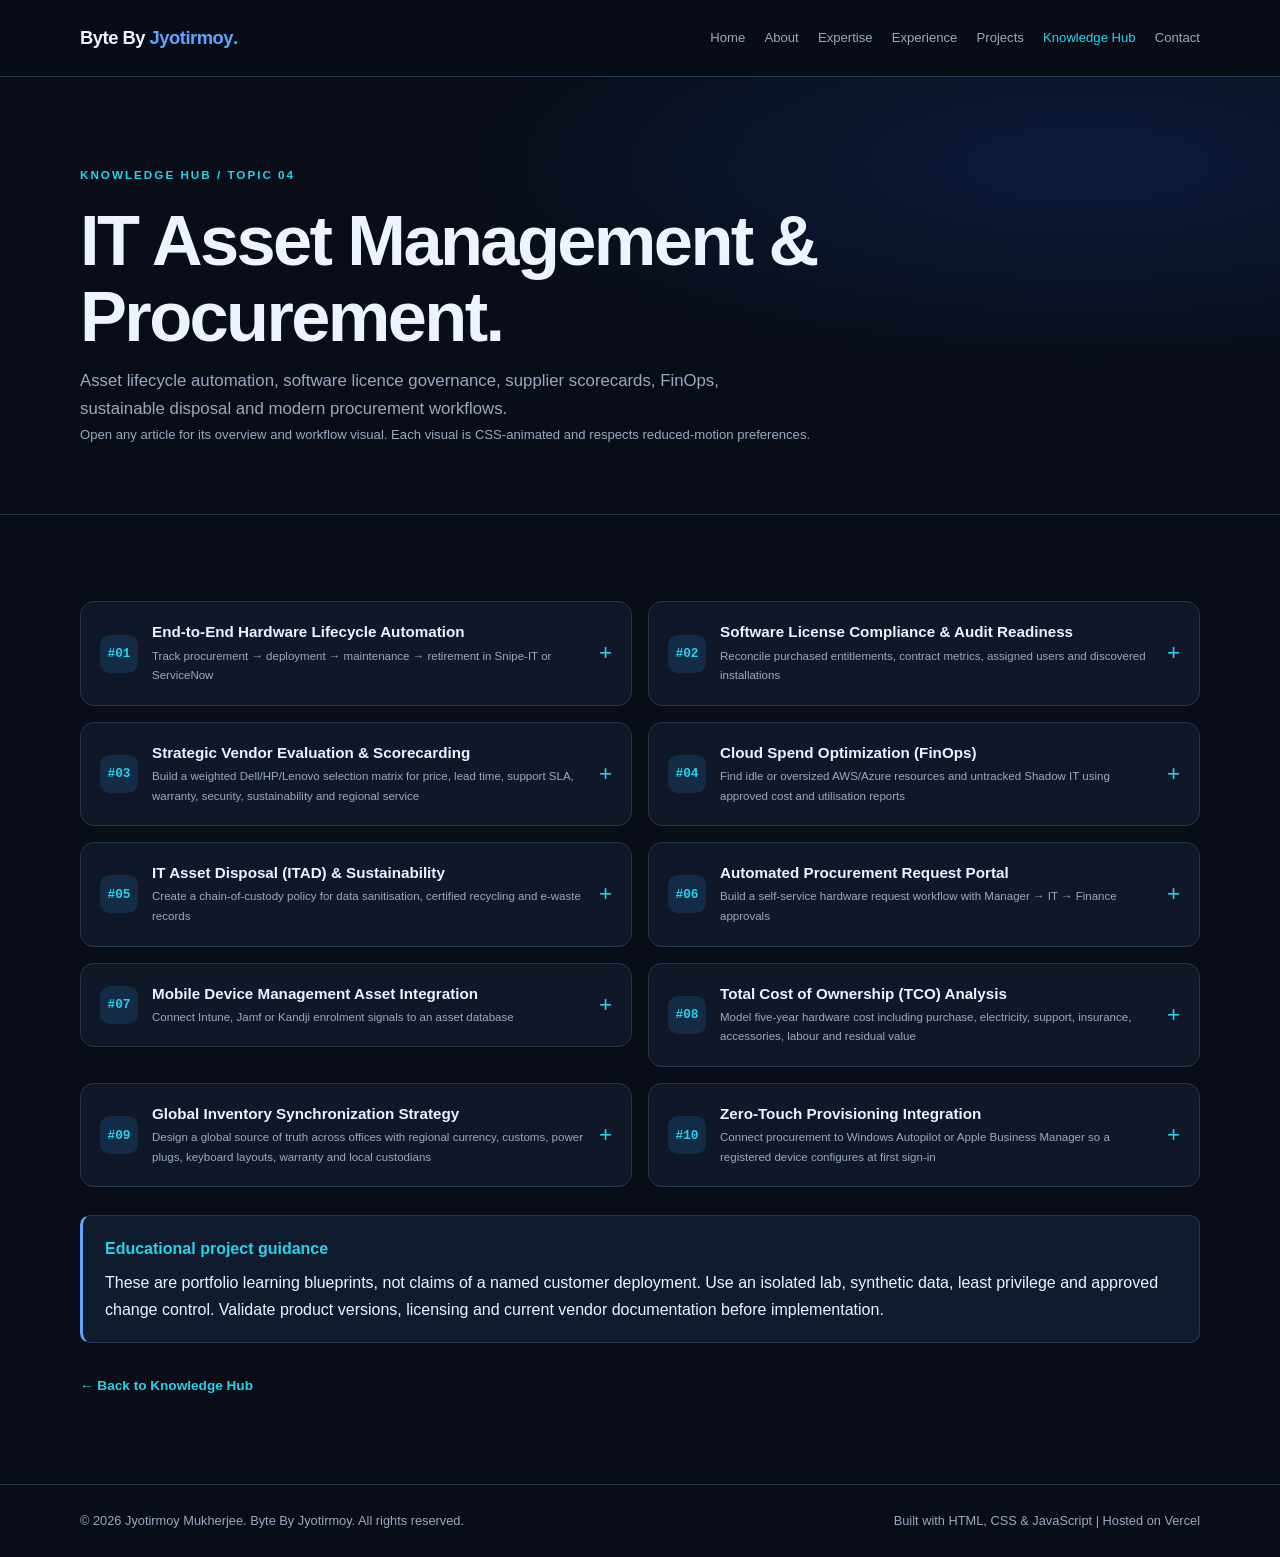
<file: pages/it-asset-management.html>
<!doctype html><html lang="en"><head><meta charset="utf-8"><meta name="viewport" content="width=device-width, initial-scale=1"><meta name="theme-color" content="#080d18"><meta name="description" content="Asset lifecycle automation, software licence governance, supplier scorecards, FinOps, sustainable disposal and modern procurement workflows."><meta name="author" content="Jyotirmoy Mukherjee"><link rel="canonical" href="https://bytebyjm.vercel.app/pages/it-asset-management.html"><link rel="icon" href="../favicon.svg" type="image/svg+xml"><link rel="stylesheet" href="../css/style.css"><title>IT Asset Management & Procurement | Byte By Jyotirmoy</title><script src="../js/main.js" defer></script><style>
.library-grid{display:grid;grid-template-columns:repeat(2,minmax(0,1fr));gap:16px;align-items:start}.library-card{overflow:hidden;background:var(--surface);border:1px solid var(--border);border-radius:14px}.library-card[open]{border-color:#38658d}.library-card summary{display:flex;align-items:center;gap:14px;padding:19px;cursor:pointer;list-style:none}.library-card summary::-webkit-details-marker{display:none}.library-card summary:after{content:"+";margin-left:auto;color:var(--cyan);font-size:1.4rem}.library-card[open] summary:after{content:"−"}.library-number{flex:0 0 38px;width:38px;height:38px;display:grid;place-items:center;border-radius:10px;background:#142b46;color:var(--cyan);font:800 .8rem Consolas,monospace}.library-card summary b{display:block;font-size:.95rem;line-height:1.4}.library-card summary small{display:block;color:var(--muted);font-size:.72rem;margin-top:4px}.library-visual{display:flex;align-items:center;justify-content:center;gap:12px;min-height:92px;margin:0 18px 17px;padding:14px;background:radial-gradient(ellipse at center,rgba(34,211,238,.12),transparent 68%),#0b1422;border:1px solid #20364e;border-radius:10px;overflow:hidden}.visual-node{display:grid;place-items:center;width:38px;height:38px;border:1px solid #315879;border-radius:10px;background:#142b46;color:var(--cyan);font-size:1.1rem;animation:np 2.8s ease-in-out infinite}.visual-node:nth-child(3){animation-delay:.45s}.visual-node:nth-child(5){animation-delay:.9s}.visual-link{width:clamp(12px,4vw,42px);height:2px;background:linear-gradient(90deg,#2563eb,#22d3ee);position:relative}.visual-link:after{content:"";position:absolute;top:-3px;left:0;width:7px;height:7px;border-radius:50%;background:#e0f2fe;box-shadow:0 0 10px #22d3ee;animation:nt 2.5s linear infinite}.library-visual[data-motion="spin"] .visual-node{animation:ns 7s linear infinite}.library-visual[data-motion="bars"] .visual-node{animation:nb 1.8s ease-in-out infinite alternate}.library-visual[data-motion="scan"] .visual-link:after{animation:nt 2s ease-in-out infinite}.library-visual[data-motion="float"] .visual-node{animation:nf 2.2s ease-in-out infinite}.library-visual-label{color:#9fb7d1;font:.58rem Consolas,monospace;letter-spacing:1px}.library-detail{padding:0 20px 21px;border-top:1px solid var(--border)}.library-detail h3{margin:17px 0 6px;color:var(--cyan);font-size:.82rem}.library-detail p{color:#c1ccdc;font-size:.82rem}.library-note{margin-top:28px}@keyframes np{50%{transform:translateY(-5px);box-shadow:0 0 18px #22d3ee33}}@keyframes nt{0%{left:0;opacity:0}15%,85%{opacity:1}100%{left:calc(100% - 7px);opacity:0}}@keyframes ns{to{transform:rotate(360deg)}}@keyframes nb{to{transform:scaleY(.55);filter:brightness(1.5)}}@keyframes nf{50%{transform:translateY(-8px) rotate(5deg)}}@media(max-width:700px){.library-grid{grid-template-columns:1fr}}@media(prefers-reduced-motion:reduce){.visual-node,.visual-link:after{animation:none!important}}
</style></head><body><header class="site-header"><div class="container nav-wrap"><a class="brand" href="../index.html">Byte By <span>Jyotirmoy</span><b>.</b></a><button class="menu-toggle" type="button" aria-expanded="false" aria-controls="primary-nav">Menu <span aria-hidden="true">☰</span></button><nav id="primary-nav" class="primary-nav" aria-label="Main navigation"><a href="../index.html">Home</a><a href="about.html">About</a><a href="expertise.html">Expertise</a><a href="experience.html">Experience</a><a href="projects.html">Projects</a><a href="knowledge.html" aria-current="page">Knowledge Hub</a><a href="contact.html">Contact</a></nav></div></header><main><section class="page-hero"><div class="container"><p class="eyebrow">KNOWLEDGE HUB / TOPIC 04</p><h1>IT Asset Management & Procurement.</h1><p class="lead">Asset lifecycle automation, software licence governance, supplier scorecards, FinOps, sustainable disposal and modern procurement workflows.</p><p class="muted small">Open any article for its overview and workflow visual. Each visual is CSS-animated and respects reduced-motion preferences.</p></div></section><section class="section"><div class="container"><div class="library-grid"><details class="library-card"><summary><span class="library-number">#01</span><span><b>End-to-End Hardware Lifecycle Automation</b><small>Track procurement → deployment → maintenance → retirement in Snipe-IT or ServiceNow</small></span></summary><div class="library-visual" data-motion="pulse" role="img" aria-label="Animated End-to-End Hardware Lifecycle Automation workflow"><span class="visual-node">◈</span><i class="visual-link"></i><span class="visual-node">↻</span><i class="visual-link"></i><span class="visual-node">▣</span><span class="library-visual-label">DESIGN • EXECUTE • VALIDATE</span></div><div class="library-detail"><p>Track procurement → deployment → maintenance → retirement in Snipe-IT or ServiceNow. Record serial, owner, location, warranty and state; automate warranty alerts and refresh reviews (often 3–4 years, subject to policy and condition).</p><h3>Implementation &amp; validation</h3><p>Define scope, prerequisites, ownership and success criteria. Build in an isolated lab with synthetic data, document each configuration decision, test normal and failure paths, and capture repeatable evidence before proposing a production change.</p><h3>Operational safeguards</h3><p>Use least privilege, change approval, monitoring, backup and rollback. Record dependencies and known limitations; never publish credentials, customer information or real internal hostnames/IP addresses.</p></div></details><details class="library-card"><summary><span class="library-number">#02</span><span><b>Software License Compliance & Audit Readiness</b><small>Reconcile purchased entitlements, contract metrics, assigned users and discovered installations</small></span></summary><div class="library-visual" data-motion="spin" role="img" aria-label="Animated Software License Compliance & Audit Readiness workflow"><span class="visual-node">⚙</span><i class="visual-link"></i><span class="visual-node">✓</span><i class="visual-link"></i><span class="visual-node">↗</span><span class="library-visual-label">DESIGN • EXECUTE • VALIDATE</span></div><div class="library-detail"><p>Reconcile purchased entitlements, contract metrics, assigned users and discovered installations. Identify over-licensing, under-licensing and missing evidence; use product-specific licence rules rather than simple device counts.</p><h3>Implementation &amp; validation</h3><p>Define scope, prerequisites, ownership and success criteria. Build in an isolated lab with synthetic data, document each configuration decision, test normal and failure paths, and capture repeatable evidence before proposing a production change.</p><h3>Operational safeguards</h3><p>Use least privilege, change approval, monitoring, backup and rollback. Record dependencies and known limitations; never publish credentials, customer information or real internal hostnames/IP addresses.</p></div></details><details class="library-card"><summary><span class="library-number">#03</span><span><b>Strategic Vendor Evaluation & Scorecarding</b><small>Build a weighted Dell/HP/Lenovo selection matrix for price, lead time, support SLA, warranty, security, sustainability and regional service</small></span></summary><div class="library-visual" data-motion="bars" role="img" aria-label="Animated Strategic Vendor Evaluation & Scorecarding workflow"><span class="visual-node">▤</span><i class="visual-link"></i><span class="visual-node">⌘</span><i class="visual-link"></i><span class="visual-node">◉</span><span class="library-visual-label">DESIGN • EXECUTE • VALIDATE</span></div><div class="library-detail"><p>Build a weighted Dell/HP/Lenovo selection matrix for price, lead time, support SLA, warranty, security, sustainability and regional service. Document assumptions and evidence; illustrative scores are not real procurement results.</p><h3>Implementation &amp; validation</h3><p>Define scope, prerequisites, ownership and success criteria. Build in an isolated lab with synthetic data, document each configuration decision, test normal and failure paths, and capture repeatable evidence before proposing a production change.</p><h3>Operational safeguards</h3><p>Use least privilege, change approval, monitoring, backup and rollback. Record dependencies and known limitations; never publish credentials, customer information or real internal hostnames/IP addresses.</p></div></details><details class="library-card"><summary><span class="library-number">#04</span><span><b>Cloud Spend Optimization (FinOps)</b><small>Find idle or oversized AWS/Azure resources and untracked Shadow IT using approved cost and utilisation reports</small></span></summary><div class="library-visual" data-motion="scan" role="img" aria-label="Animated Cloud Spend Optimization (FinOps) workflow"><span class="visual-node">⌁</span><i class="visual-link"></i><span class="visual-node">◎</span><i class="visual-link"></i><span class="visual-node">⌂</span><span class="library-visual-label">DESIGN • EXECUTE • VALIDATE</span></div><div class="library-detail"><p>Find idle or oversized AWS/Azure resources and untracked Shadow IT using approved cost and utilisation reports. Obtain owner approval, right-size or retire safely, and compare baseline with actual post-change spend.</p><h3>Implementation &amp; validation</h3><p>Define scope, prerequisites, ownership and success criteria. Build in an isolated lab with synthetic data, document each configuration decision, test normal and failure paths, and capture repeatable evidence before proposing a production change.</p><h3>Operational safeguards</h3><p>Use least privilege, change approval, monitoring, backup and rollback. Record dependencies and known limitations; never publish credentials, customer information or real internal hostnames/IP addresses.</p></div></details><details class="library-card"><summary><span class="library-number">#05</span><span><b>IT Asset Disposal (ITAD) & Sustainability</b><small>Create a chain-of-custody policy for data sanitisation, certified recycling and e-waste records</small></span></summary><div class="library-visual" data-motion="float" role="img" aria-label="Animated IT Asset Disposal (ITAD) & Sustainability workflow"><span class="visual-node">◇</span><i class="visual-link"></i><span class="visual-node">⇄</span><i class="visual-link"></i><span class="visual-node">★</span><span class="library-visual-label">DESIGN • EXECUTE • VALIDATE</span></div><div class="library-detail"><p>Create a chain-of-custody policy for data sanitisation, certified recycling and e-waste records. Reference NIST SP 800-88 and choose clear/purge/destroy based on media and risk; comply with applicable local rules.</p><h3>Implementation &amp; validation</h3><p>Define scope, prerequisites, ownership and success criteria. Build in an isolated lab with synthetic data, document each configuration decision, test normal and failure paths, and capture repeatable evidence before proposing a production change.</p><h3>Operational safeguards</h3><p>Use least privilege, change approval, monitoring, backup and rollback. Record dependencies and known limitations; never publish credentials, customer information or real internal hostnames/IP addresses.</p></div></details><details class="library-card"><summary><span class="library-number">#06</span><span><b>Automated Procurement Request Portal</b><small>Build a self-service hardware request workflow with Manager → IT → Finance approvals</small></span></summary><div class="library-visual" data-motion="pulse" role="img" aria-label="Animated Automated Procurement Request Portal workflow"><span class="visual-node">◈</span><i class="visual-link"></i><span class="visual-node">↻</span><i class="visual-link"></i><span class="visual-node">▣</span><span class="library-visual-label">DESIGN • EXECUTE • VALIDATE</span></div><div class="library-detail"><p>Build a self-service hardware request workflow with Manager → IT → Finance approvals. Capture business need, cost centre, model and delivery; test approve/reject paths, audit history and requester notifications.</p><h3>Implementation &amp; validation</h3><p>Define scope, prerequisites, ownership and success criteria. Build in an isolated lab with synthetic data, document each configuration decision, test normal and failure paths, and capture repeatable evidence before proposing a production change.</p><h3>Operational safeguards</h3><p>Use least privilege, change approval, monitoring, backup and rollback. Record dependencies and known limitations; never publish credentials, customer information or real internal hostnames/IP addresses.</p></div></details><details class="library-card"><summary><span class="library-number">#07</span><span><b>Mobile Device Management Asset Integration</b><small>Connect Intune, Jamf or Kandji enrolment signals to an asset database</small></span></summary><div class="library-visual" data-motion="spin" role="img" aria-label="Animated Mobile Device Management Asset Integration workflow"><span class="visual-node">⚙</span><i class="visual-link"></i><span class="visual-node">✓</span><i class="visual-link"></i><span class="visual-node">↗</span><span class="library-visual-label">DESIGN • EXECUTE • VALIDATE</span></div><div class="library-detail"><p>Connect Intune, Jamf or Kandji enrolment signals to an asset database. Map device identity, user, compliance and check-in state; handle duplicate events, stale devices, API limits and secure credentials.</p><h3>Implementation &amp; validation</h3><p>Define scope, prerequisites, ownership and success criteria. Build in an isolated lab with synthetic data, document each configuration decision, test normal and failure paths, and capture repeatable evidence before proposing a production change.</p><h3>Operational safeguards</h3><p>Use least privilege, change approval, monitoring, backup and rollback. Record dependencies and known limitations; never publish credentials, customer information or real internal hostnames/IP addresses.</p></div></details><details class="library-card"><summary><span class="library-number">#08</span><span><b>Total Cost of Ownership (TCO) Analysis</b><small>Model five-year hardware cost including purchase, electricity, support, insurance, accessories, labour and residual value</small></span></summary><div class="library-visual" data-motion="bars" role="img" aria-label="Animated Total Cost of Ownership (TCO) Analysis workflow"><span class="visual-node">▤</span><i class="visual-link"></i><span class="visual-node">⌘</span><i class="visual-link"></i><span class="visual-node">◉</span><span class="library-visual-label">DESIGN • EXECUTE • VALIDATE</span></div><div class="library-detail"><p>Model five-year hardware cost including purchase, electricity, support, insurance, accessories, labour and residual value. Show assumptions and scenarios; distinguish forecasts from actual savings.</p><h3>Implementation &amp; validation</h3><p>Define scope, prerequisites, ownership and success criteria. Build in an isolated lab with synthetic data, document each configuration decision, test normal and failure paths, and capture repeatable evidence before proposing a production change.</p><h3>Operational safeguards</h3><p>Use least privilege, change approval, monitoring, backup and rollback. Record dependencies and known limitations; never publish credentials, customer information or real internal hostnames/IP addresses.</p></div></details><details class="library-card"><summary><span class="library-number">#09</span><span><b>Global Inventory Synchronization Strategy</b><small>Design a global source of truth across offices with regional currency, customs, power plugs, keyboard layouts, warranty and local custodians</small></span></summary><div class="library-visual" data-motion="scan" role="img" aria-label="Animated Global Inventory Synchronization Strategy workflow"><span class="visual-node">⌁</span><i class="visual-link"></i><span class="visual-node">◎</span><i class="visual-link"></i><span class="visual-node">⌂</span><span class="library-visual-label">DESIGN • EXECUTE • VALIDATE</span></div><div class="library-detail"><p>Design a global source of truth across offices with regional currency, customs, power plugs, keyboard layouts, warranty and local custodians. Define identifiers, time-zone handling and conflict resolution.</p><h3>Implementation &amp; validation</h3><p>Define scope, prerequisites, ownership and success criteria. Build in an isolated lab with synthetic data, document each configuration decision, test normal and failure paths, and capture repeatable evidence before proposing a production change.</p><h3>Operational safeguards</h3><p>Use least privilege, change approval, monitoring, backup and rollback. Record dependencies and known limitations; never publish credentials, customer information or real internal hostnames/IP addresses.</p></div></details><details class="library-card"><summary><span class="library-number">#10</span><span><b>Zero-Touch Provisioning Integration</b><small>Connect procurement to Windows Autopilot or Apple Business Manager so a registered device configures at first sign-in</small></span></summary><div class="library-visual" data-motion="float" role="img" aria-label="Animated Zero-Touch Provisioning Integration workflow"><span class="visual-node">◇</span><i class="visual-link"></i><span class="visual-node">⇄</span><i class="visual-link"></i><span class="visual-node">★</span><span class="library-visual-label">DESIGN • EXECUTE • VALIDATE</span></div><div class="library-detail"><p>Connect procurement to Windows Autopilot or Apple Business Manager so a registered device configures at first sign-in. Test reseller registration, profiles, identity, apps, compliance and recovery; licensing and OEM support are prerequisites.</p><h3>Implementation &amp; validation</h3><p>Define scope, prerequisites, ownership and success criteria. Build in an isolated lab with synthetic data, document each configuration decision, test normal and failure paths, and capture repeatable evidence before proposing a production change.</p><h3>Operational safeguards</h3><p>Use least privilege, change approval, monitoring, backup and rollback. Record dependencies and known limitations; never publish credentials, customer information or real internal hostnames/IP addresses.</p></div></details></div><div class="callout library-note"><strong>Educational project guidance</strong><p>These are portfolio learning blueprints, not claims of a named customer deployment. Use an isolated lab, synthetic data, least privilege and approved change control. Validate product versions, licensing and current vendor documentation before implementation.</p></div><a class="text-link" href="knowledge.html">← Back to Knowledge Hub</a></div></section></main><footer class="site-footer"><div class="container footer-inner"><p>© <span data-year></span> Jyotirmoy Mukherjee. Byte By Jyotirmoy. All rights reserved.</p><p>Built with HTML, CSS &amp; JavaScript | Hosted on Vercel</p></div></footer><a class="back-top" href="#top" aria-label="Back to top">↑</a></body></html>
</file>
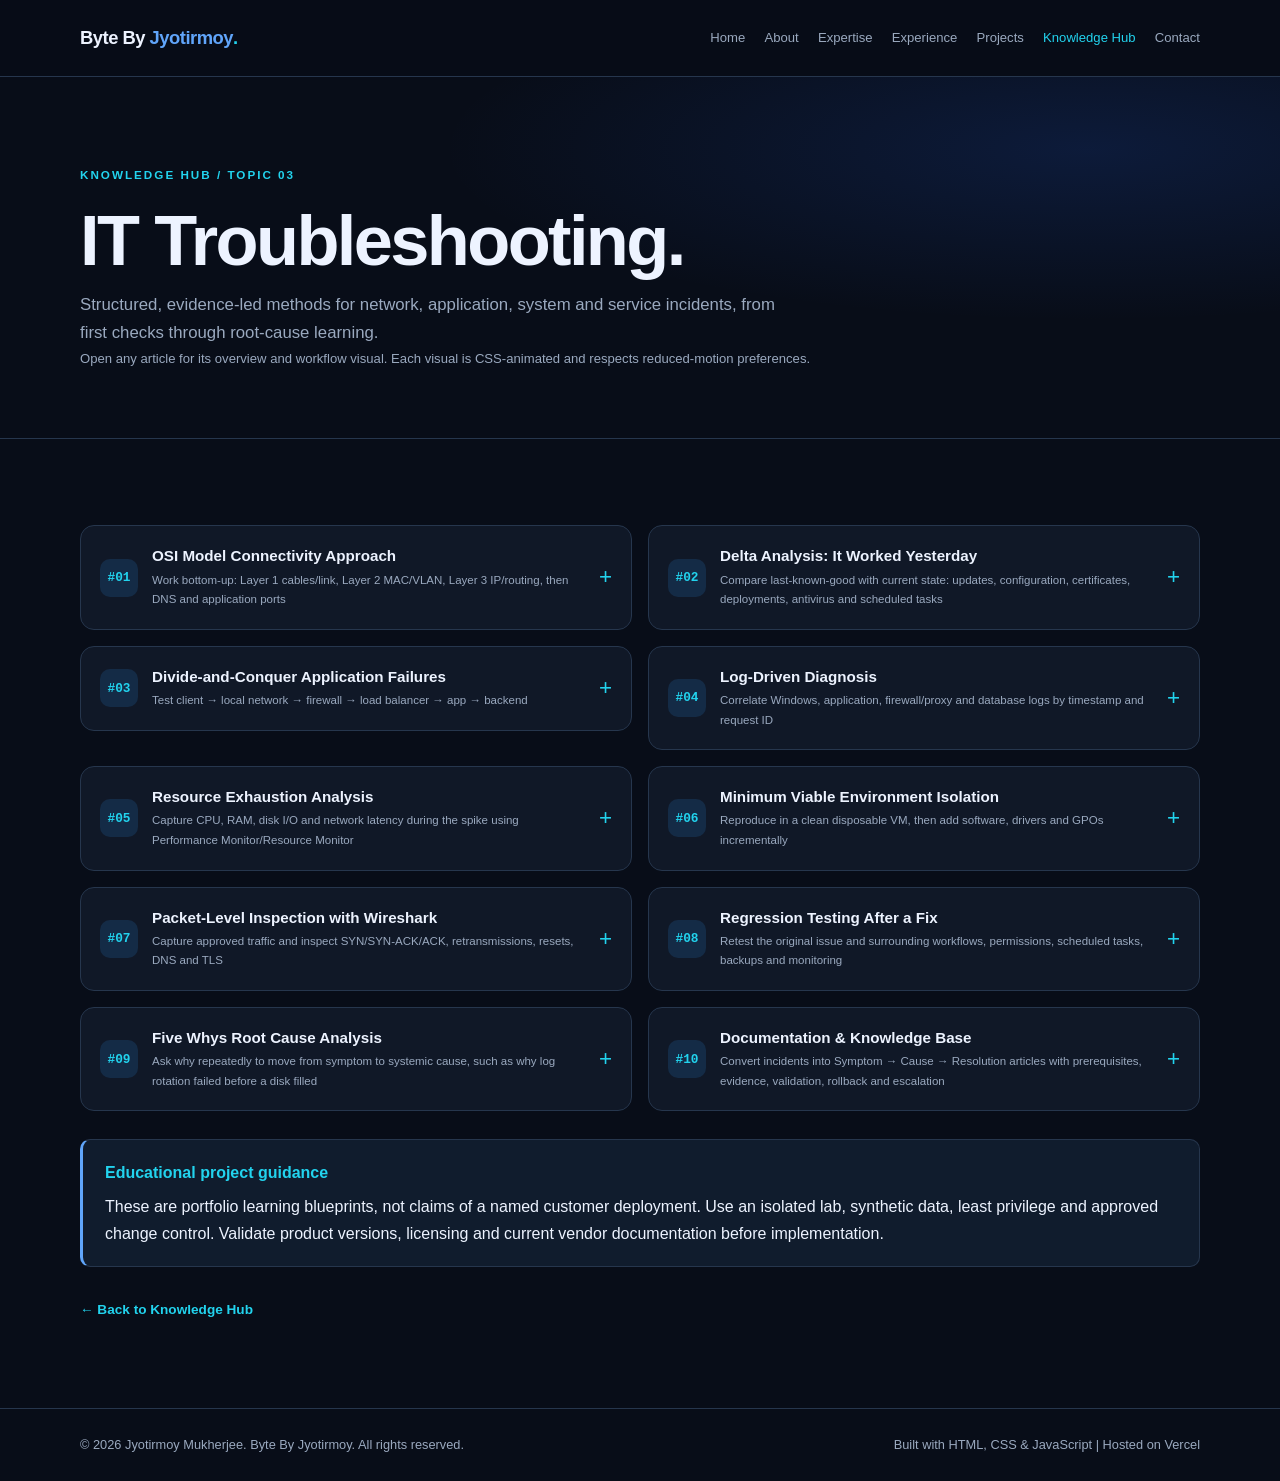
<file: pages/it-troubleshooting-guides.html>
<!doctype html><html lang="en"><head><meta charset="utf-8"><meta name="viewport" content="width=device-width, initial-scale=1"><meta name="theme-color" content="#080d18"><meta name="description" content="Structured, evidence-led methods for network, application, system and service incidents, from first checks through root-cause learning."><meta name="author" content="Jyotirmoy Mukherjee"><link rel="canonical" href="https://bytebyjm.vercel.app/pages/it-troubleshooting-guides.html"><link rel="icon" href="../favicon.svg" type="image/svg+xml"><link rel="stylesheet" href="../css/style.css"><title>IT Troubleshooting | Byte By Jyotirmoy</title><script src="../js/main.js" defer></script><style>
.library-grid{display:grid;grid-template-columns:repeat(2,minmax(0,1fr));gap:16px;align-items:start}.library-card{overflow:hidden;background:var(--surface);border:1px solid var(--border);border-radius:14px}.library-card[open]{border-color:#38658d}.library-card summary{display:flex;align-items:center;gap:14px;padding:19px;cursor:pointer;list-style:none}.library-card summary::-webkit-details-marker{display:none}.library-card summary:after{content:"+";margin-left:auto;color:var(--cyan);font-size:1.4rem}.library-card[open] summary:after{content:"−"}.library-number{flex:0 0 38px;width:38px;height:38px;display:grid;place-items:center;border-radius:10px;background:#142b46;color:var(--cyan);font:800 .8rem Consolas,monospace}.library-card summary b{display:block;font-size:.95rem;line-height:1.4}.library-card summary small{display:block;color:var(--muted);font-size:.72rem;margin-top:4px}.library-visual{display:flex;align-items:center;justify-content:center;gap:12px;min-height:92px;margin:0 18px 17px;padding:14px;background:radial-gradient(ellipse at center,rgba(34,211,238,.12),transparent 68%),#0b1422;border:1px solid #20364e;border-radius:10px;overflow:hidden}.visual-node{display:grid;place-items:center;width:38px;height:38px;border:1px solid #315879;border-radius:10px;background:#142b46;color:var(--cyan);font-size:1.1rem;animation:np 2.8s ease-in-out infinite}.visual-node:nth-child(3){animation-delay:.45s}.visual-node:nth-child(5){animation-delay:.9s}.visual-link{width:clamp(12px,4vw,42px);height:2px;background:linear-gradient(90deg,#2563eb,#22d3ee);position:relative}.visual-link:after{content:"";position:absolute;top:-3px;left:0;width:7px;height:7px;border-radius:50%;background:#e0f2fe;box-shadow:0 0 10px #22d3ee;animation:nt 2.5s linear infinite}.library-visual[data-motion="spin"] .visual-node{animation:ns 7s linear infinite}.library-visual[data-motion="bars"] .visual-node{animation:nb 1.8s ease-in-out infinite alternate}.library-visual[data-motion="scan"] .visual-link:after{animation:nt 2s ease-in-out infinite}.library-visual[data-motion="float"] .visual-node{animation:nf 2.2s ease-in-out infinite}.library-visual-label{color:#9fb7d1;font:.58rem Consolas,monospace;letter-spacing:1px}.library-detail{padding:0 20px 21px;border-top:1px solid var(--border)}.library-detail h3{margin:17px 0 6px;color:var(--cyan);font-size:.82rem}.library-detail p{color:#c1ccdc;font-size:.82rem}.library-note{margin-top:28px}@keyframes np{50%{transform:translateY(-5px);box-shadow:0 0 18px #22d3ee33}}@keyframes nt{0%{left:0;opacity:0}15%,85%{opacity:1}100%{left:calc(100% - 7px);opacity:0}}@keyframes ns{to{transform:rotate(360deg)}}@keyframes nb{to{transform:scaleY(.55);filter:brightness(1.5)}}@keyframes nf{50%{transform:translateY(-8px) rotate(5deg)}}@media(max-width:700px){.library-grid{grid-template-columns:1fr}}@media(prefers-reduced-motion:reduce){.visual-node,.visual-link:after{animation:none!important}}
</style></head><body><header class="site-header"><div class="container nav-wrap"><a class="brand" href="../index.html">Byte By <span>Jyotirmoy</span><b>.</b></a><button class="menu-toggle" type="button" aria-expanded="false" aria-controls="primary-nav">Menu <span aria-hidden="true">☰</span></button><nav id="primary-nav" class="primary-nav" aria-label="Main navigation"><a href="../index.html">Home</a><a href="about.html">About</a><a href="expertise.html">Expertise</a><a href="experience.html">Experience</a><a href="projects.html">Projects</a><a href="knowledge.html" aria-current="page">Knowledge Hub</a><a href="contact.html">Contact</a></nav></div></header><main><section class="page-hero"><div class="container"><p class="eyebrow">KNOWLEDGE HUB / TOPIC 03</p><h1>IT Troubleshooting.</h1><p class="lead">Structured, evidence-led methods for network, application, system and service incidents, from first checks through root-cause learning.</p><p class="muted small">Open any article for its overview and workflow visual. Each visual is CSS-animated and respects reduced-motion preferences.</p></div></section><section class="section"><div class="container"><div class="library-grid"><details class="library-card"><summary><span class="library-number">#01</span><span><b>OSI Model Connectivity Approach</b><small>Work bottom-up: Layer 1 cables/link, Layer 2 MAC/VLAN, Layer 3 IP/routing, then DNS and application ports</small></span></summary><div class="library-visual" data-motion="pulse" role="img" aria-label="Animated OSI Model Connectivity Approach workflow"><span class="visual-node">◈</span><i class="visual-link"></i><span class="visual-node">↻</span><i class="visual-link"></i><span class="visual-node">▣</span><span class="library-visual-label">DESIGN • EXECUTE • VALIDATE</span></div><div class="library-detail"><p>Work bottom-up: Layer 1 cables/link, Layer 2 MAC/VLAN, Layer 3 IP/routing, then DNS and application ports. Record each test and compare a known-good endpoint; filtered ICMP alone does not prove outage.</p><h3>Implementation &amp; validation</h3><p>Define scope, prerequisites, ownership and success criteria. Build in an isolated lab with synthetic data, document each configuration decision, test normal and failure paths, and capture repeatable evidence before proposing a production change.</p><h3>Operational safeguards</h3><p>Use least privilege, change approval, monitoring, backup and rollback. Record dependencies and known limitations; never publish credentials, customer information or real internal hostnames/IP addresses.</p></div></details><details class="library-card"><summary><span class="library-number">#02</span><span><b>Delta Analysis: It Worked Yesterday</b><small>Compare last-known-good with current state: updates, configuration, certificates, deployments, antivirus and scheduled tasks</small></span></summary><div class="library-visual" data-motion="spin" role="img" aria-label="Animated Delta Analysis: It Worked Yesterday workflow"><span class="visual-node">⚙</span><i class="visual-link"></i><span class="visual-node">✓</span><i class="visual-link"></i><span class="visual-node">↗</span><span class="library-visual-label">DESIGN • EXECUTE • VALIDATE</span></div><div class="library-detail"><p>Compare last-known-good with current state: updates, configuration, certificates, deployments, antivirus and scheduled tasks. Build a timestamped change timeline; correlation is a hypothesis, not proof.</p><h3>Implementation &amp; validation</h3><p>Define scope, prerequisites, ownership and success criteria. Build in an isolated lab with synthetic data, document each configuration decision, test normal and failure paths, and capture repeatable evidence before proposing a production change.</p><h3>Operational safeguards</h3><p>Use least privilege, change approval, monitoring, backup and rollback. Record dependencies and known limitations; never publish credentials, customer information or real internal hostnames/IP addresses.</p></div></details><details class="library-card"><summary><span class="library-number">#03</span><span><b>Divide-and-Conquer Application Failures</b><small>Test client → local network → firewall → load balancer → app → backend</small></span></summary><div class="library-visual" data-motion="bars" role="img" aria-label="Animated Divide-and-Conquer Application Failures workflow"><span class="visual-node">▤</span><i class="visual-link"></i><span class="visual-node">⌘</span><i class="visual-link"></i><span class="visual-node">◉</span><span class="library-visual-label">DESIGN • EXECUTE • VALIDATE</span></div><div class="library-detail"><p>Test client → local network → firewall → load balancer → app → backend. Compare users/devices and isolate the break point with DNS, port and response evidence; do not assume the app tier is at fault.</p><h3>Implementation &amp; validation</h3><p>Define scope, prerequisites, ownership and success criteria. Build in an isolated lab with synthetic data, document each configuration decision, test normal and failure paths, and capture repeatable evidence before proposing a production change.</p><h3>Operational safeguards</h3><p>Use least privilege, change approval, monitoring, backup and rollback. Record dependencies and known limitations; never publish credentials, customer information or real internal hostnames/IP addresses.</p></div></details><details class="library-card"><summary><span class="library-number">#04</span><span><b>Log-Driven Diagnosis</b><small>Correlate Windows, application, firewall/proxy and database logs by timestamp and request ID</small></span></summary><div class="library-visual" data-motion="scan" role="img" aria-label="Animated Log-Driven Diagnosis workflow"><span class="visual-node">⌁</span><i class="visual-link"></i><span class="visual-node">◎</span><i class="visual-link"></i><span class="visual-node">⌂</span><span class="library-visual-label">DESIGN • EXECUTE • VALIDATE</span></div><div class="library-detail"><p>Correlate Windows, application, firewall/proxy and database logs by timestamp and request ID. Preserve evidence, identify error codes and build a timeline; redact secrets and personal data from shared logs.</p><h3>Implementation &amp; validation</h3><p>Define scope, prerequisites, ownership and success criteria. Build in an isolated lab with synthetic data, document each configuration decision, test normal and failure paths, and capture repeatable evidence before proposing a production change.</p><h3>Operational safeguards</h3><p>Use least privilege, change approval, monitoring, backup and rollback. Record dependencies and known limitations; never publish credentials, customer information or real internal hostnames/IP addresses.</p></div></details><details class="library-card"><summary><span class="library-number">#05</span><span><b>Resource Exhaustion Analysis</b><small>Capture CPU, RAM, disk I/O and network latency during the spike using Performance Monitor/Resource Monitor</small></span></summary><div class="library-visual" data-motion="float" role="img" aria-label="Animated Resource Exhaustion Analysis workflow"><span class="visual-node">◇</span><i class="visual-link"></i><span class="visual-node">⇄</span><i class="visual-link"></i><span class="visual-node">★</span><span class="library-visual-label">DESIGN • EXECUTE • VALIDATE</span></div><div class="library-detail"><p>Capture CPU, RAM, disk I/O and network latency during the spike using Performance Monitor/Resource Monitor. Correlate scheduled backups/indexing with baselines; classify compute, memory or I/O bottlenecks.</p><h3>Implementation &amp; validation</h3><p>Define scope, prerequisites, ownership and success criteria. Build in an isolated lab with synthetic data, document each configuration decision, test normal and failure paths, and capture repeatable evidence before proposing a production change.</p><h3>Operational safeguards</h3><p>Use least privilege, change approval, monitoring, backup and rollback. Record dependencies and known limitations; never publish credentials, customer information or real internal hostnames/IP addresses.</p></div></details><details class="library-card"><summary><span class="library-number">#06</span><span><b>Minimum Viable Environment Isolation</b><small>Reproduce in a clean disposable VM, then add software, drivers and GPOs incrementally</small></span></summary><div class="library-visual" data-motion="pulse" role="img" aria-label="Animated Minimum Viable Environment Isolation workflow"><span class="visual-node">◈</span><i class="visual-link"></i><span class="visual-node">↻</span><i class="visual-link"></i><span class="visual-node">▣</span><span class="library-visual-label">DESIGN • EXECUTE • VALIDATE</span></div><div class="library-detail"><p>Reproduce in a clean disposable VM, then add software, drivers and GPOs incrementally. A disappearing fault suggests a conflict, but account for hardware, identity and network dependencies.</p><h3>Implementation &amp; validation</h3><p>Define scope, prerequisites, ownership and success criteria. Build in an isolated lab with synthetic data, document each configuration decision, test normal and failure paths, and capture repeatable evidence before proposing a production change.</p><h3>Operational safeguards</h3><p>Use least privilege, change approval, monitoring, backup and rollback. Record dependencies and known limitations; never publish credentials, customer information or real internal hostnames/IP addresses.</p></div></details><details class="library-card"><summary><span class="library-number">#07</span><span><b>Packet-Level Inspection with Wireshark</b><small>Capture approved traffic and inspect SYN/SYN-ACK/ACK, retransmissions, resets, DNS and TLS</small></span></summary><div class="library-visual" data-motion="spin" role="img" aria-label="Animated Packet-Level Inspection with Wireshark workflow"><span class="visual-node">⚙</span><i class="visual-link"></i><span class="visual-node">✓</span><i class="visual-link"></i><span class="visual-node">↗</span><span class="library-visual-label">DESIGN • EXECUTE • VALIDATE</span></div><div class="library-detail"><p>Capture approved traffic and inspect SYN/SYN-ACK/ACK, retransmissions, resets, DNS and TLS. Compare client/server-side evidence where authorised; firewall allow rules do not prove delivery, and captures may contain sensitive data.</p><h3>Implementation &amp; validation</h3><p>Define scope, prerequisites, ownership and success criteria. Build in an isolated lab with synthetic data, document each configuration decision, test normal and failure paths, and capture repeatable evidence before proposing a production change.</p><h3>Operational safeguards</h3><p>Use least privilege, change approval, monitoring, backup and rollback. Record dependencies and known limitations; never publish credentials, customer information or real internal hostnames/IP addresses.</p></div></details><details class="library-card"><summary><span class="library-number">#08</span><span><b>Regression Testing After a Fix</b><small>Retest the original issue and surrounding workflows, permissions, scheduled tasks, backups and monitoring</small></span></summary><div class="library-visual" data-motion="bars" role="img" aria-label="Animated Regression Testing After a Fix workflow"><span class="visual-node">▤</span><i class="visual-link"></i><span class="visual-node">⌘</span><i class="visual-link"></i><span class="visual-node">◉</span><span class="library-visual-label">DESIGN • EXECUTE • VALIDATE</span></div><div class="library-detail"><p>Retest the original issue and surrounding workflows, permissions, scheduled tasks, backups and monitoring. Attach evidence and rollback results; a ticket is not complete merely because the symptom disappears.</p><h3>Implementation &amp; validation</h3><p>Define scope, prerequisites, ownership and success criteria. Build in an isolated lab with synthetic data, document each configuration decision, test normal and failure paths, and capture repeatable evidence before proposing a production change.</p><h3>Operational safeguards</h3><p>Use least privilege, change approval, monitoring, backup and rollback. Record dependencies and known limitations; never publish credentials, customer information or real internal hostnames/IP addresses.</p></div></details><details class="library-card"><summary><span class="library-number">#09</span><span><b>Five Whys Root Cause Analysis</b><small>Ask why repeatedly to move from symptom to systemic cause, such as why log rotation failed before a disk filled</small></span></summary><div class="library-visual" data-motion="scan" role="img" aria-label="Animated Five Whys Root Cause Analysis workflow"><span class="visual-node">⌁</span><i class="visual-link"></i><span class="visual-node">◎</span><i class="visual-link"></i><span class="visual-node">⌂</span><span class="library-visual-label">DESIGN • EXECUTE • VALIDATE</span></div><div class="library-detail"><p>Ask why repeatedly to move from symptom to systemic cause, such as why log rotation failed before a disk filled. Validate with evidence, assign corrective actions and avoid blame or forcing exactly five questions.</p><h3>Implementation &amp; validation</h3><p>Define scope, prerequisites, ownership and success criteria. Build in an isolated lab with synthetic data, document each configuration decision, test normal and failure paths, and capture repeatable evidence before proposing a production change.</p><h3>Operational safeguards</h3><p>Use least privilege, change approval, monitoring, backup and rollback. Record dependencies and known limitations; never publish credentials, customer information or real internal hostnames/IP addresses.</p></div></details><details class="library-card"><summary><span class="library-number">#10</span><span><b>Documentation & Knowledge Base</b><small>Convert incidents into Symptom → Cause → Resolution articles with prerequisites, evidence, validation, rollback and escalation</small></span></summary><div class="library-visual" data-motion="float" role="img" aria-label="Animated Documentation & Knowledge Base workflow"><span class="visual-node">◇</span><i class="visual-link"></i><span class="visual-node">⇄</span><i class="visual-link"></i><span class="visual-node">★</span><span class="library-visual-label">DESIGN • EXECUTE • VALIDATE</span></div><div class="library-detail"><p>Convert incidents into Symptom → Cause → Resolution articles with prerequisites, evidence, validation, rollback and escalation. Peer-review and sanitise content; solving the same issue twice is avoidable.</p><h3>Implementation &amp; validation</h3><p>Define scope, prerequisites, ownership and success criteria. Build in an isolated lab with synthetic data, document each configuration decision, test normal and failure paths, and capture repeatable evidence before proposing a production change.</p><h3>Operational safeguards</h3><p>Use least privilege, change approval, monitoring, backup and rollback. Record dependencies and known limitations; never publish credentials, customer information or real internal hostnames/IP addresses.</p></div></details></div><div class="callout library-note"><strong>Educational project guidance</strong><p>These are portfolio learning blueprints, not claims of a named customer deployment. Use an isolated lab, synthetic data, least privilege and approved change control. Validate product versions, licensing and current vendor documentation before implementation.</p></div><a class="text-link" href="knowledge.html">← Back to Knowledge Hub</a></div></section></main><footer class="site-footer"><div class="container footer-inner"><p>© <span data-year></span> Jyotirmoy Mukherjee. Byte By Jyotirmoy. All rights reserved.</p><p>Built with HTML, CSS &amp; JavaScript | Hosted on Vercel</p></div></footer><a class="back-top" href="#top" aria-label="Back to top">↑</a></body></html>
</file>
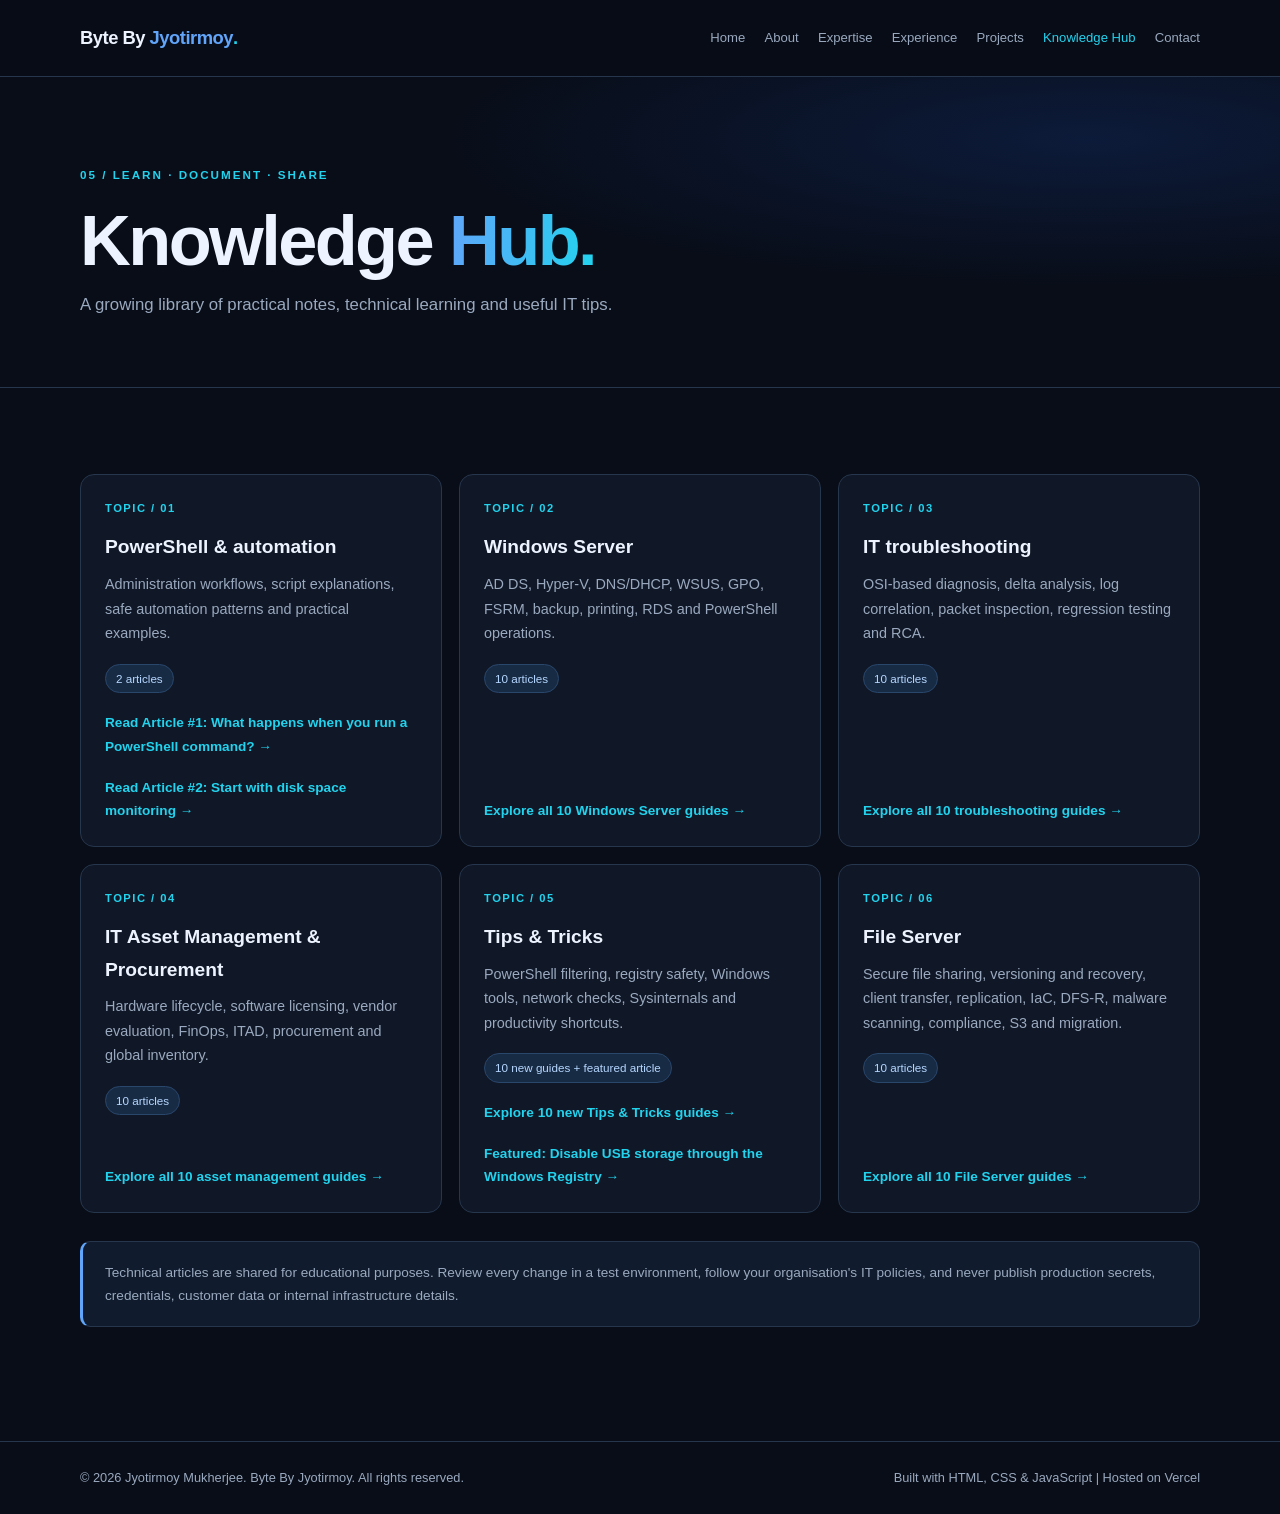
<file: pages/knowledge.html>
<!doctype html>
<html lang="en">
<head><meta charset="utf-8"><meta name="viewport" content="width=device-width, initial-scale=1"><meta name="theme-color" content="#080d18"><meta name="description" content="Practical IT notes, PowerShell workflows, Windows Server guidance, file services, asset management, troubleshooting and useful technology tips by Jyotirmoy Mukherjee."><meta name="author" content="Jyotirmoy Mukherjee"><link rel="canonical" href="https://bytebyjm.vercel.app/pages/knowledge.html"><link rel="icon" href="../favicon.svg" type="image/svg+xml"><link rel="stylesheet" href="../css/style.css"><title>Knowledge Hub | Byte By Jyotirmoy</title><script src="../js/main.js" defer></script></head>
<body><header class="site-header"><div class="container nav-wrap"><a class="brand" href="../index.html">Byte By <span>Jyotirmoy</span><b>.</b></a><button class="menu-toggle" type="button" aria-expanded="false" aria-controls="primary-nav">Menu <span aria-hidden="true">☰</span></button><nav id="primary-nav" class="primary-nav" aria-label="Main navigation"><a href="../index.html">Home</a><a href="about.html">About</a><a href="expertise.html">Expertise</a><a href="experience.html">Experience</a><a href="projects.html">Projects</a><a href="knowledge.html" aria-current="page">Knowledge Hub</a><a href="contact.html">Contact</a></nav></div></header>
<main><section class="page-hero"><div class="container"><p class="eyebrow">05 / Learn · document · share</p><h1>Knowledge <span>Hub.</span></h1><p class="lead">A growing library of practical notes, technical learning and useful IT tips.</p></div></section>
<section class="section"><div class="container"><div class="feature-grid">
<article class="feature-card"><span class="card-kicker">TOPIC / 01</span><h2>PowerShell &amp; automation</h2><p>Administration workflows, script explanations, safe automation patterns and practical examples.</p><span class="pill">2 articles</span><a class="text-link" href="powershell-command-execution.html">Read Article #1: What happens when you run a PowerShell command? →</a><a class="text-link" href="powershell-disk-space-monitoring.html">Read Article #2: Start with disk space monitoring →</a></article>
<article class="feature-card"><span class="card-kicker">TOPIC / 02</span><h2>Windows Server</h2><p>AD DS, Hyper-V, DNS/DHCP, WSUS, GPO, FSRM, backup, printing, RDS and PowerShell operations.</p><span class="pill">10 articles</span><a class="text-link" href="windows-server-guides.html">Explore all 10 Windows Server guides →</a></article>
<article class="feature-card"><span class="card-kicker">TOPIC / 03</span><h2>IT troubleshooting</h2><p>OSI-based diagnosis, delta analysis, log correlation, packet inspection, regression testing and RCA.</p><span class="pill">10 articles</span><a class="text-link" href="it-troubleshooting-guides.html">Explore all 10 troubleshooting guides →</a></article>
<article class="feature-card"><span class="card-kicker">TOPIC / 04</span><h2>IT Asset Management &amp; Procurement</h2><p>Hardware lifecycle, software licensing, vendor evaluation, FinOps, ITAD, procurement and global inventory.</p><span class="pill">10 articles</span><a class="text-link" href="it-asset-management.html">Explore all 10 asset management guides →</a></article>
<article class="feature-card"><span class="card-kicker">TOPIC / 05</span><h2>Tips &amp; Tricks</h2><p>PowerShell filtering, registry safety, Windows tools, network checks, Sysinternals and productivity shortcuts.</p><span class="pill">10 new guides + featured article</span><a class="text-link" href="tips-tricks.html">Explore 10 new Tips &amp; Tricks guides →</a><a class="text-link" href="disable-usb-storage-registry.html">Featured: Disable USB storage through the Windows Registry →</a></article>
<article class="feature-card"><span class="card-kicker">TOPIC / 06</span><h2>File Server</h2><p>Secure file sharing, versioning and recovery, client transfer, replication, IaC, DFS-R, malware scanning, compliance, S3 and migration.</p><span class="pill">10 articles</span><a class="text-link" href="file-server.html">Explore all 10 File Server guides →</a></article>
</div><p class="note">Technical articles are shared for educational purposes. Review every change in a test environment, follow your organisation's IT policies, and never publish production secrets, credentials, customer data or internal infrastructure details.</p></div></section></main>
<footer class="site-footer"><div class="container footer-inner"><p>© <span data-year></span> Jyotirmoy Mukherjee. Byte By Jyotirmoy. All rights reserved.</p><p>Built with HTML, CSS &amp; JavaScript | Hosted on Vercel</p></div></footer><a class="back-top" href="#top" aria-label="Back to top">↑</a></body></html>
</file>
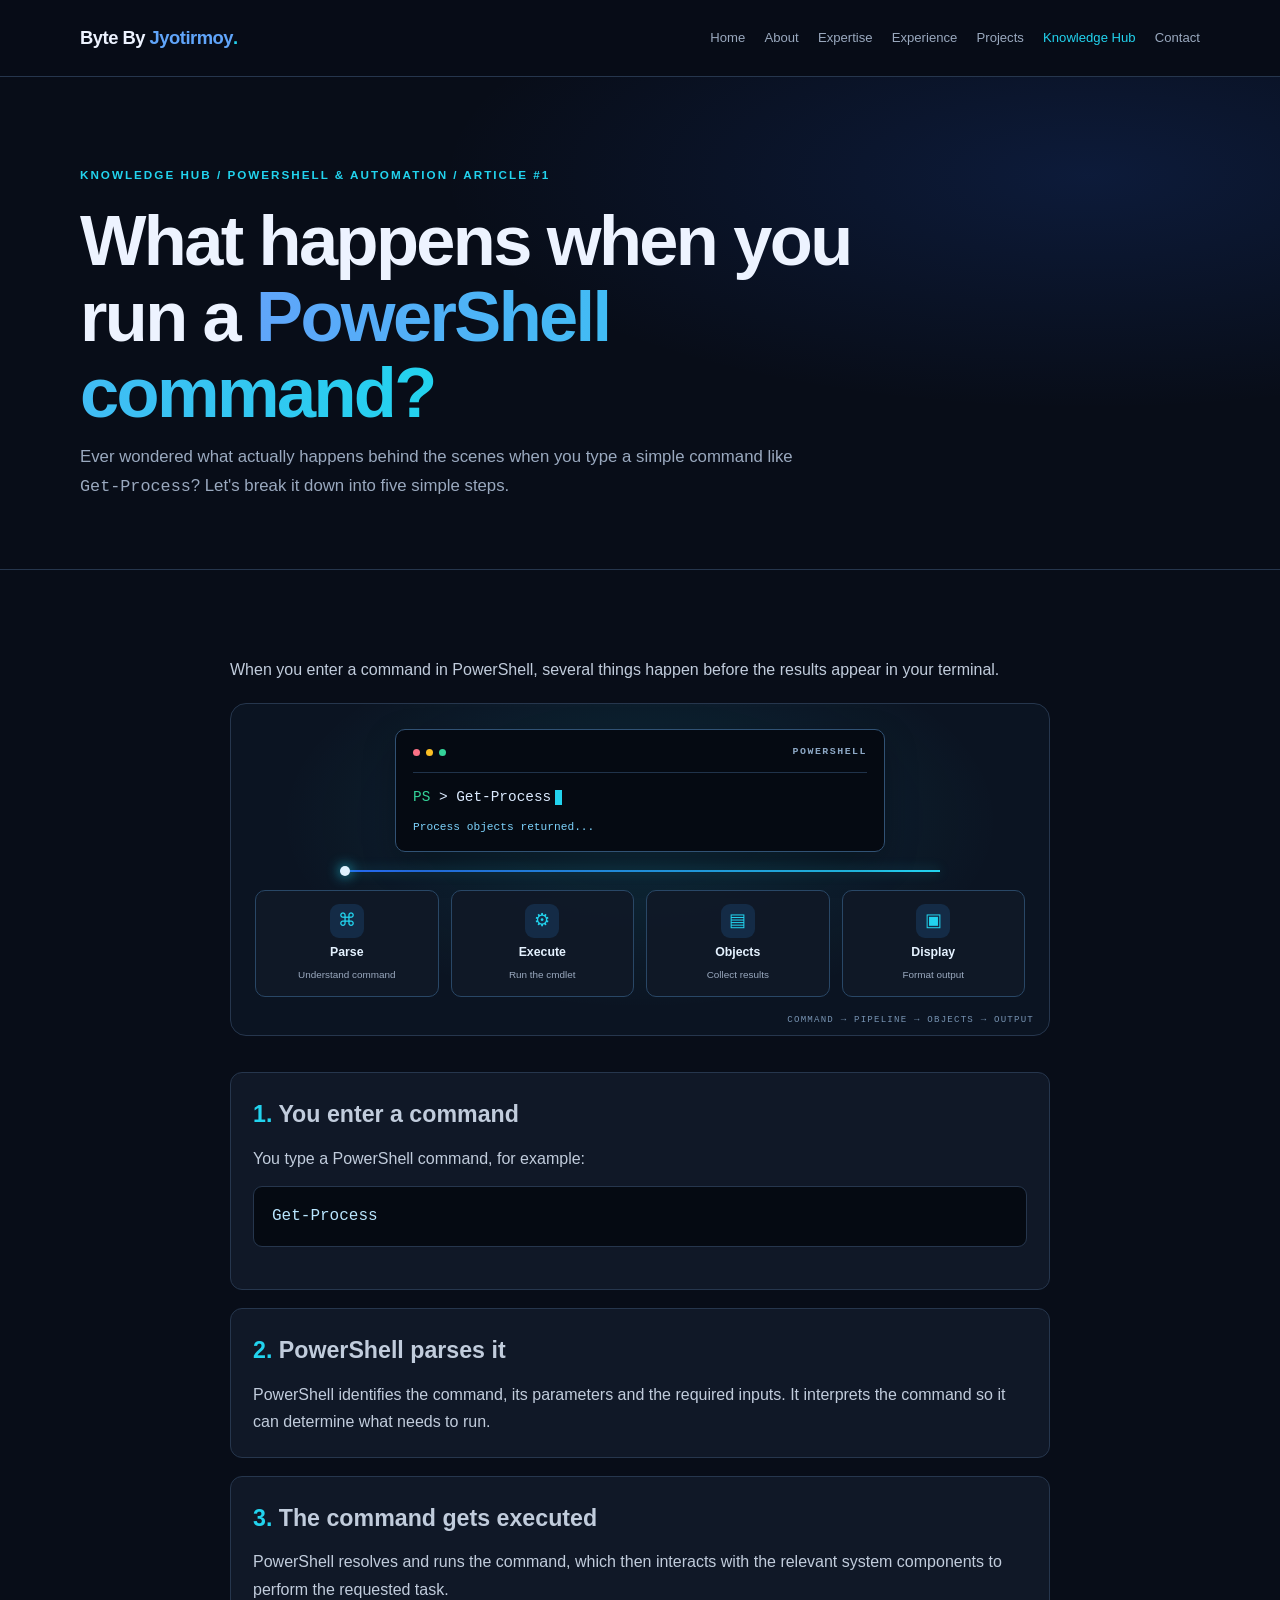
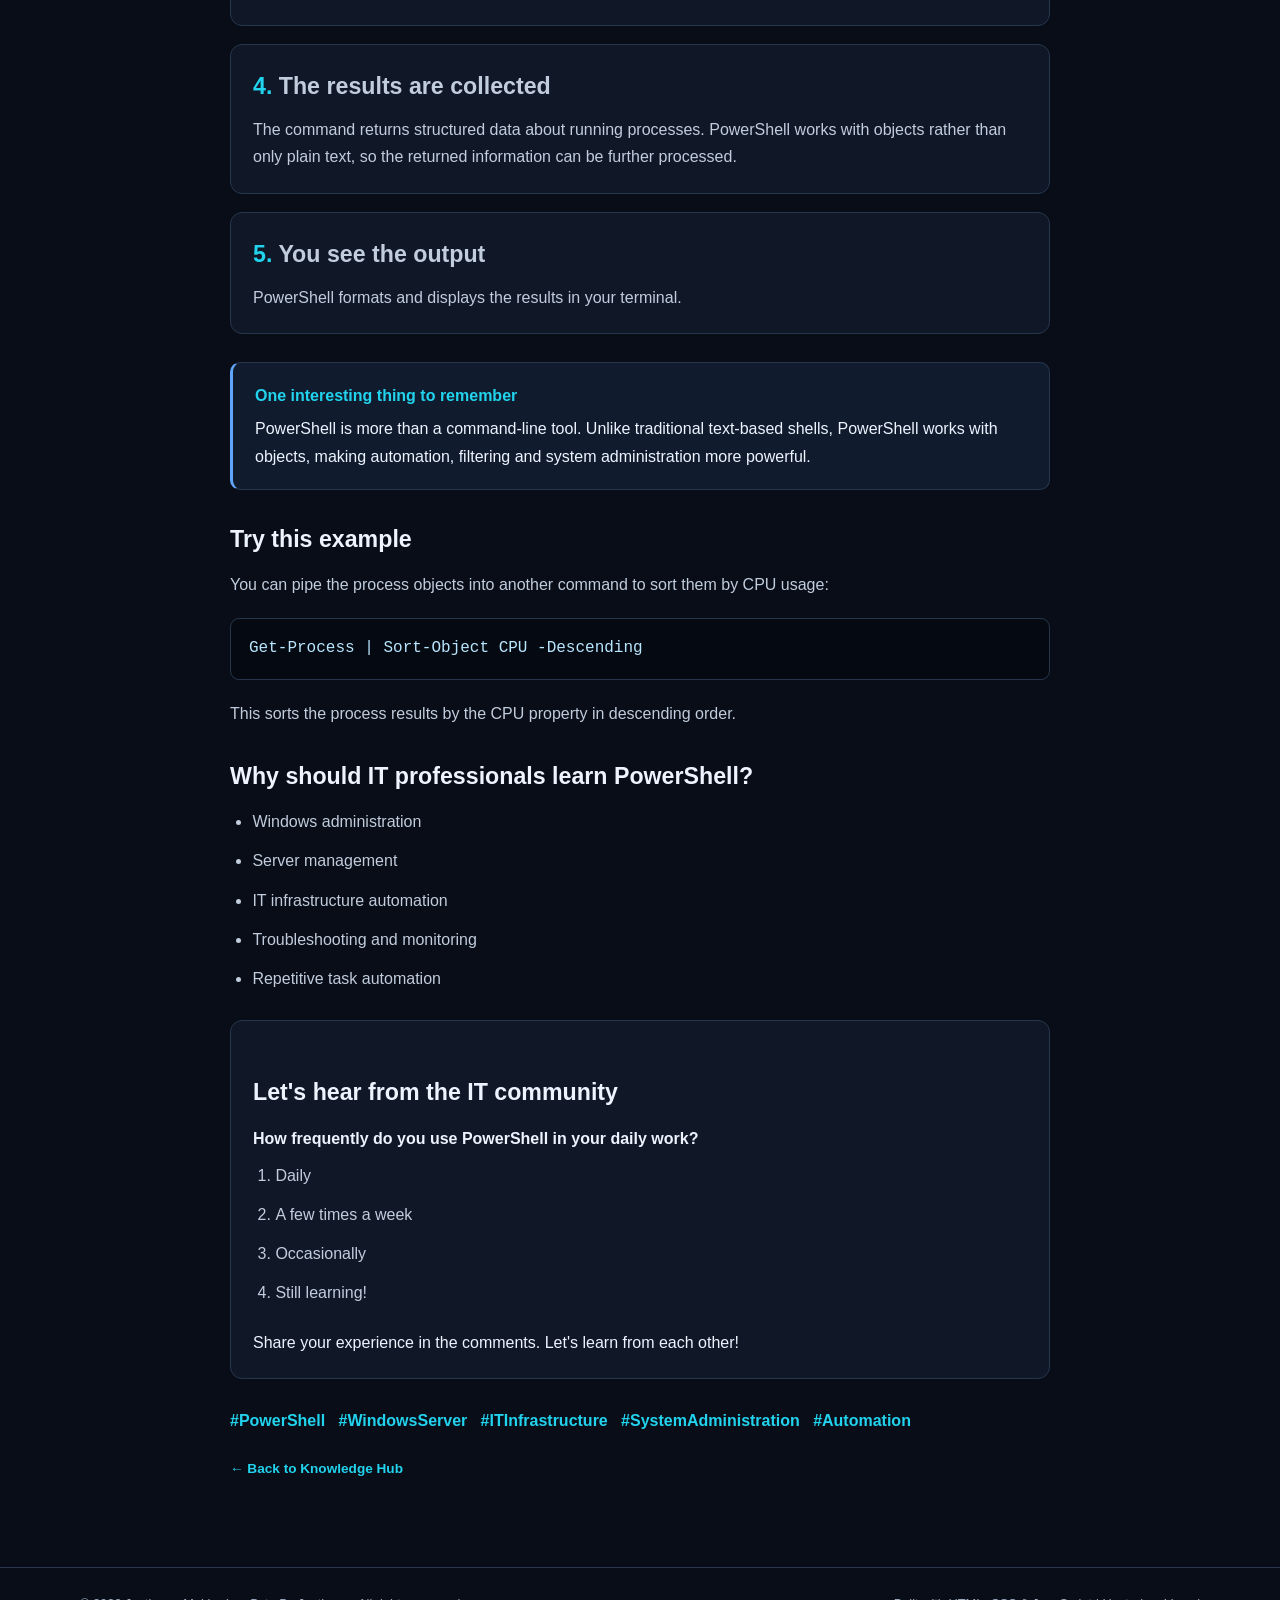
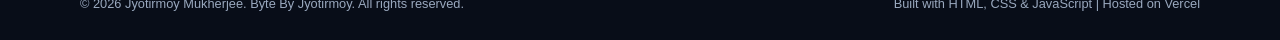
<file: pages/powershell-command-execution.html>
<!doctype html>
<html lang="en">
<head>
  <meta charset="utf-8">
  <meta name="viewport" content="width=device-width, initial-scale=1">
  <meta name="theme-color" content="#080d18">
  <meta name="description" content="Learn what happens behind the scenes when you run a PowerShell command, explained in five simple steps.">
  <meta name="author" content="Jyotirmoy Mukherjee">
  <link rel="canonical" href="https://bytebyjm.vercel.app/pages/powershell-command-execution.html">
  <link rel="icon" href="../favicon.svg" type="image/svg+xml">
  <link rel="stylesheet" href="../css/style.css">
  <title>What Happens When You Run a PowerShell Command? | Byte By Jyotirmoy</title>
  <script src="../js/main.js" defer></script>
</head>
<body>
<header class="site-header"><div class="container nav-wrap"><a class="brand" href="../index.html">Byte By <span>Jyotirmoy</span><b>.</b></a><button class="menu-toggle" type="button" aria-expanded="false" aria-controls="primary-nav">Menu <span aria-hidden="true">☰</span></button><nav id="primary-nav" class="primary-nav" aria-label="Main navigation"><a href="../index.html">Home</a><a href="about.html">About</a><a href="expertise.html">Expertise</a><a href="experience.html">Experience</a><a href="projects.html">Projects</a><a href="knowledge.html" aria-current="page">Knowledge Hub</a><a href="contact.html">Contact</a></nav></div></header>
<main>
<section class="page-hero"><div class="container"><p class="eyebrow">Knowledge Hub / PowerShell &amp; automation / Article #1</p><h1>What happens when you run a <span>PowerShell command?</span></h1><p class="lead">Ever wondered what actually happens behind the scenes when you type a simple command like <code>Get-Process</code>? Let's break it down into five simple steps.</p></div></section>
<article class="section"><div class="container article-content">
<p>When you enter a command in PowerShell, several things happen before the results appear in your terminal.</p>
<div class="ps-flow-visual" role="img" aria-label="Animated illustration showing a PowerShell command moving through parsing, execution, object collection and terminal output">
  <div class="ps-flow-terminal">
    <div class="ps-terminal-top"><span></span><span></span><span></span><b>POWERSHELL</b></div>
    <div class="ps-terminal-line"><i>PS</i> &gt; Get-Process<span class="ps-cursor"></span></div>
    <div class="ps-terminal-output">Process objects returned...</div>
  </div>
  <div class="ps-flow-track" aria-hidden="true"><span class="ps-flow-packet"></span></div>
  <div class="ps-flow-stages">
    <div class="ps-flow-stage"><span class="ps-stage-icon">⌘</span><b>Parse</b><small>Understand command</small></div>
    <div class="ps-flow-stage"><span class="ps-stage-icon">⚙</span><b>Execute</b><small>Run the cmdlet</small></div>
    <div class="ps-flow-stage"><span class="ps-stage-icon">▤</span><b>Objects</b><small>Collect results</small></div>
    <div class="ps-flow-stage"><span class="ps-stage-icon">▣</span><b>Display</b><small>Format output</small></div>
  </div>
  <p class="ps-flow-caption">COMMAND → PIPELINE → OBJECTS → OUTPUT</p>
</div>
<ol class="article-steps">
<li><h2>You enter a command</h2><p>You type a PowerShell command, for example:</p><pre><code>Get-Process</code></pre></li>
<li><h2>PowerShell parses it</h2><p>PowerShell identifies the command, its parameters and the required inputs. It interprets the command so it can determine what needs to run.</p></li>
<li><h2>The command gets executed</h2><p>PowerShell resolves and runs the command, which then interacts with the relevant system components to perform the requested task.</p></li>
<li><h2>The results are collected</h2><p>The command returns structured data about running processes. PowerShell works with objects rather than only plain text, so the returned information can be further processed.</p></li>
<li><h2>You see the output</h2><p>PowerShell formats and displays the results in your terminal.</p></li>
</ol>
<div class="callout"><strong>One interesting thing to remember</strong><p>PowerShell is more than a command-line tool. Unlike traditional text-based shells, PowerShell works with objects, making automation, filtering and system administration more powerful.</p></div>
<h2>Try this example</h2>
<p>You can pipe the process objects into another command to sort them by CPU usage:</p>
<pre><code>Get-Process | Sort-Object CPU -Descending</code></pre>
<p>This sorts the process results by the CPU property in descending order.</p>
<h2>Why should IT professionals learn PowerShell?</h2>
<ul>
<li>Windows administration</li>
<li>Server management</li>
<li>IT infrastructure automation</li>
<li>Troubleshooting and monitoring</li>
<li>Repetitive task automation</li>
</ul>
<div class="article-discussion"><h2>Let's hear from the IT community</h2><p><strong>How frequently do you use PowerShell in your daily work?</strong></p><ol><li>Daily</li><li>A few times a week</li><li>Occasionally</li><li>Still learning!</li></ol><p>Share your experience in the comments. Let's learn from each other!</p></div>
<p class="article-tags">#PowerShell &nbsp; #WindowsServer &nbsp; #ITInfrastructure &nbsp; #SystemAdministration &nbsp; #Automation</p>
<a class="text-link" href="knowledge.html">← Back to Knowledge Hub</a>
</div></article>
</main>
<footer class="site-footer"><div class="container footer-inner"><p>© <span data-year></span> Jyotirmoy Mukherjee. Byte By Jyotirmoy. All rights reserved.</p><p>Built with HTML, CSS &amp; JavaScript | Hosted on Vercel</p></div></footer><a class="back-top" href="#top" aria-label="Back to top">↑</a>
</body>
</html>
</file>
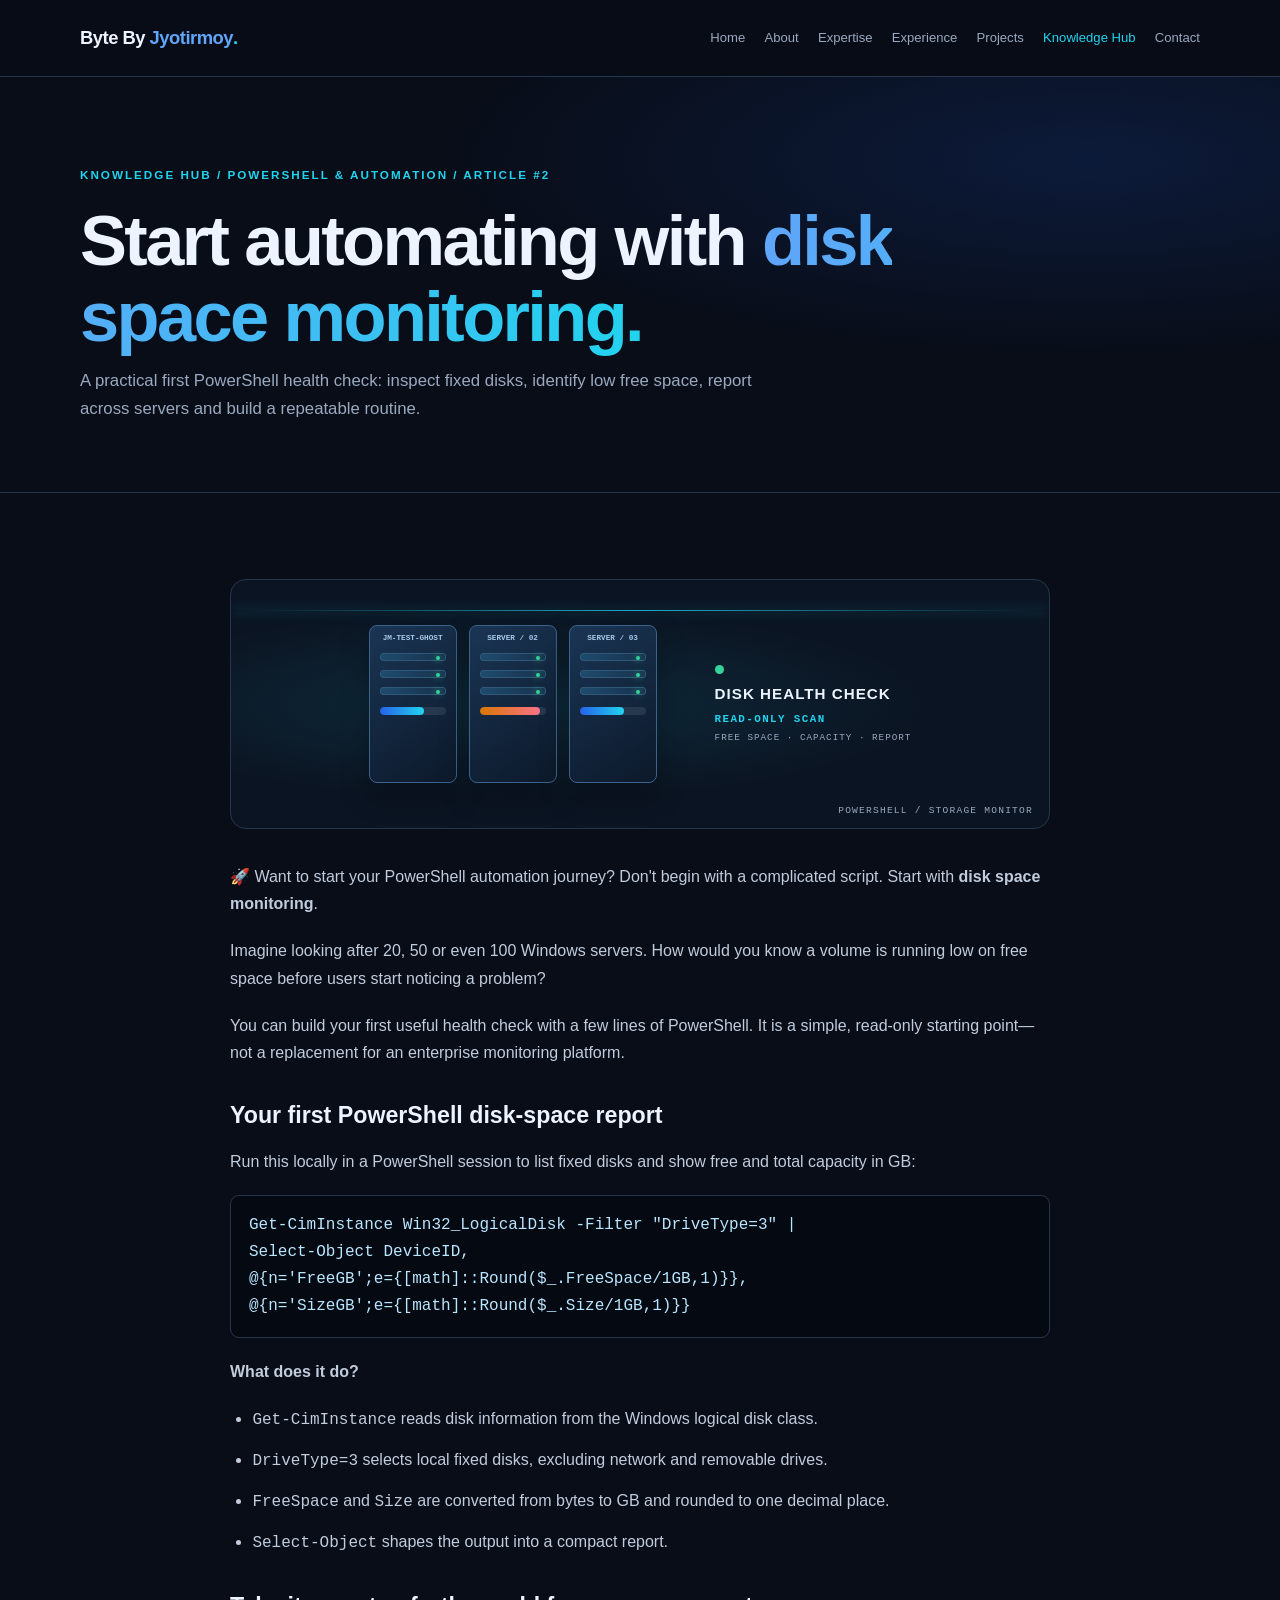
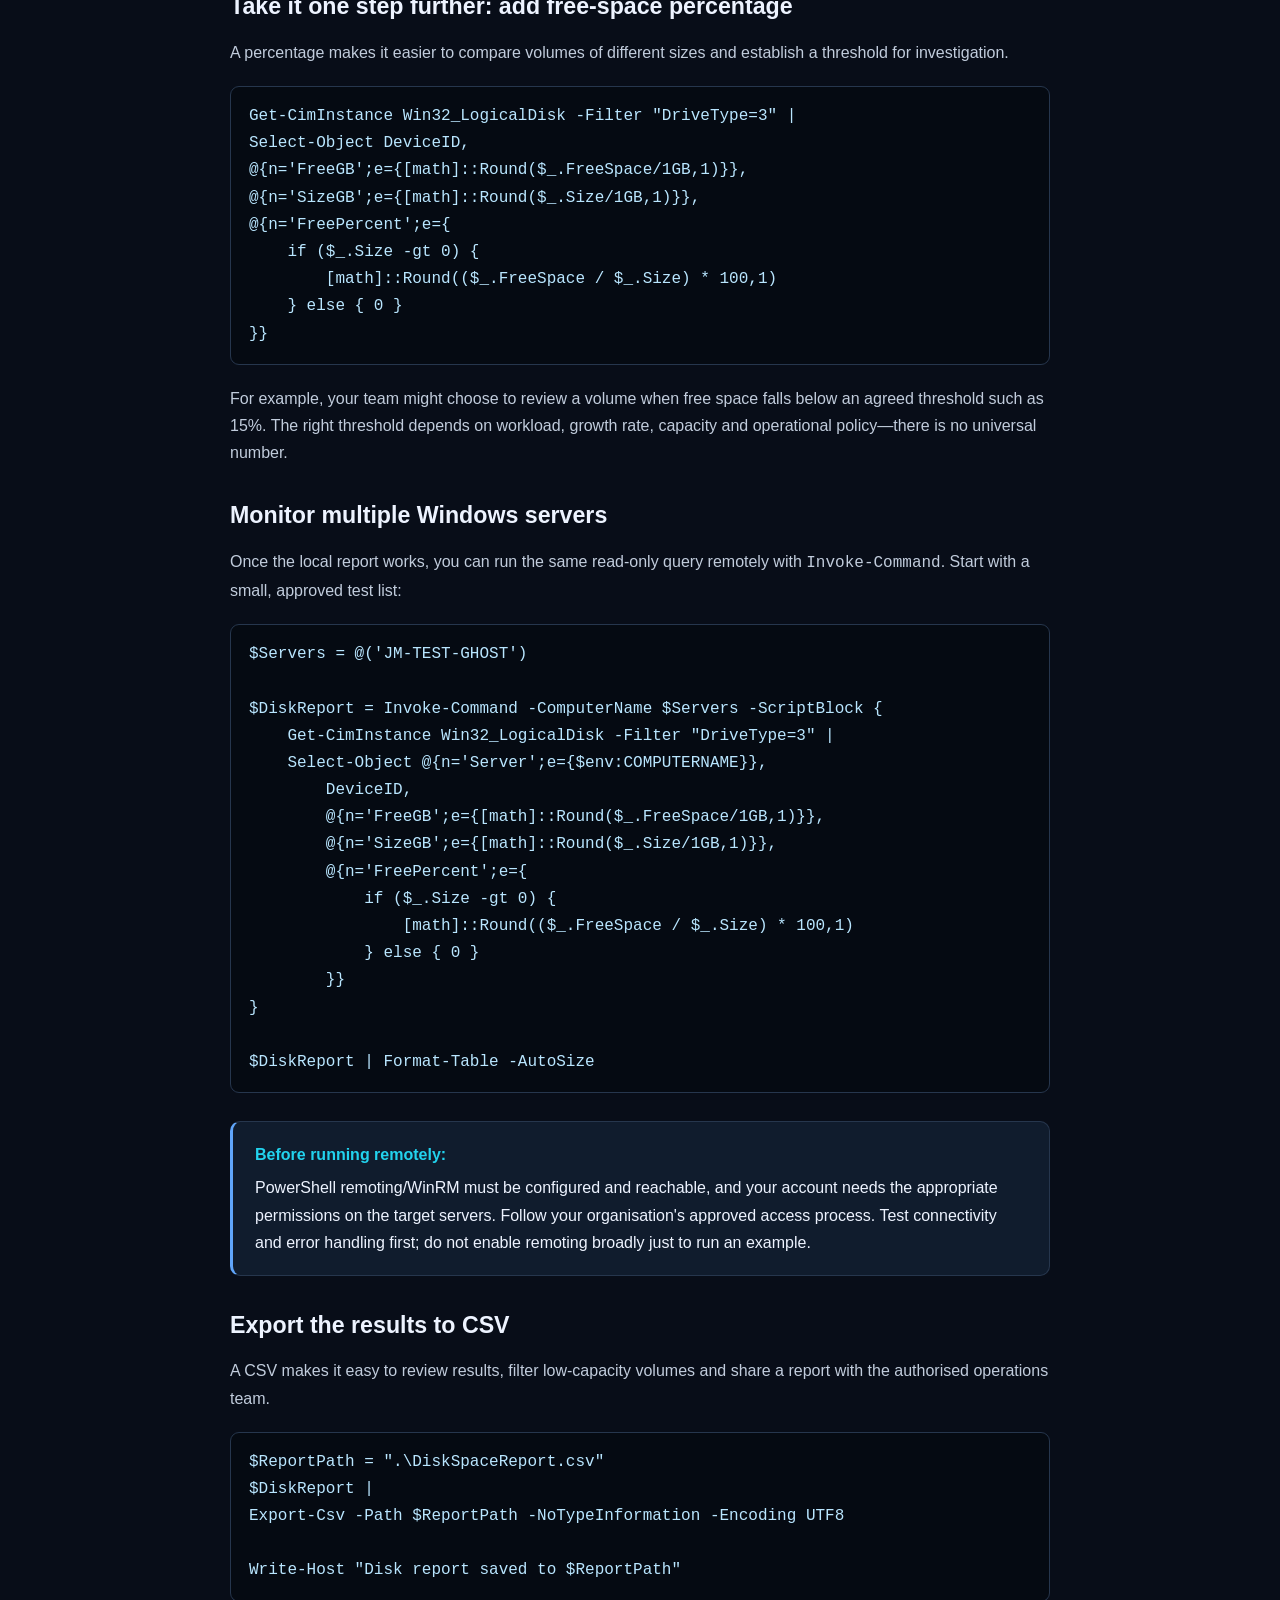
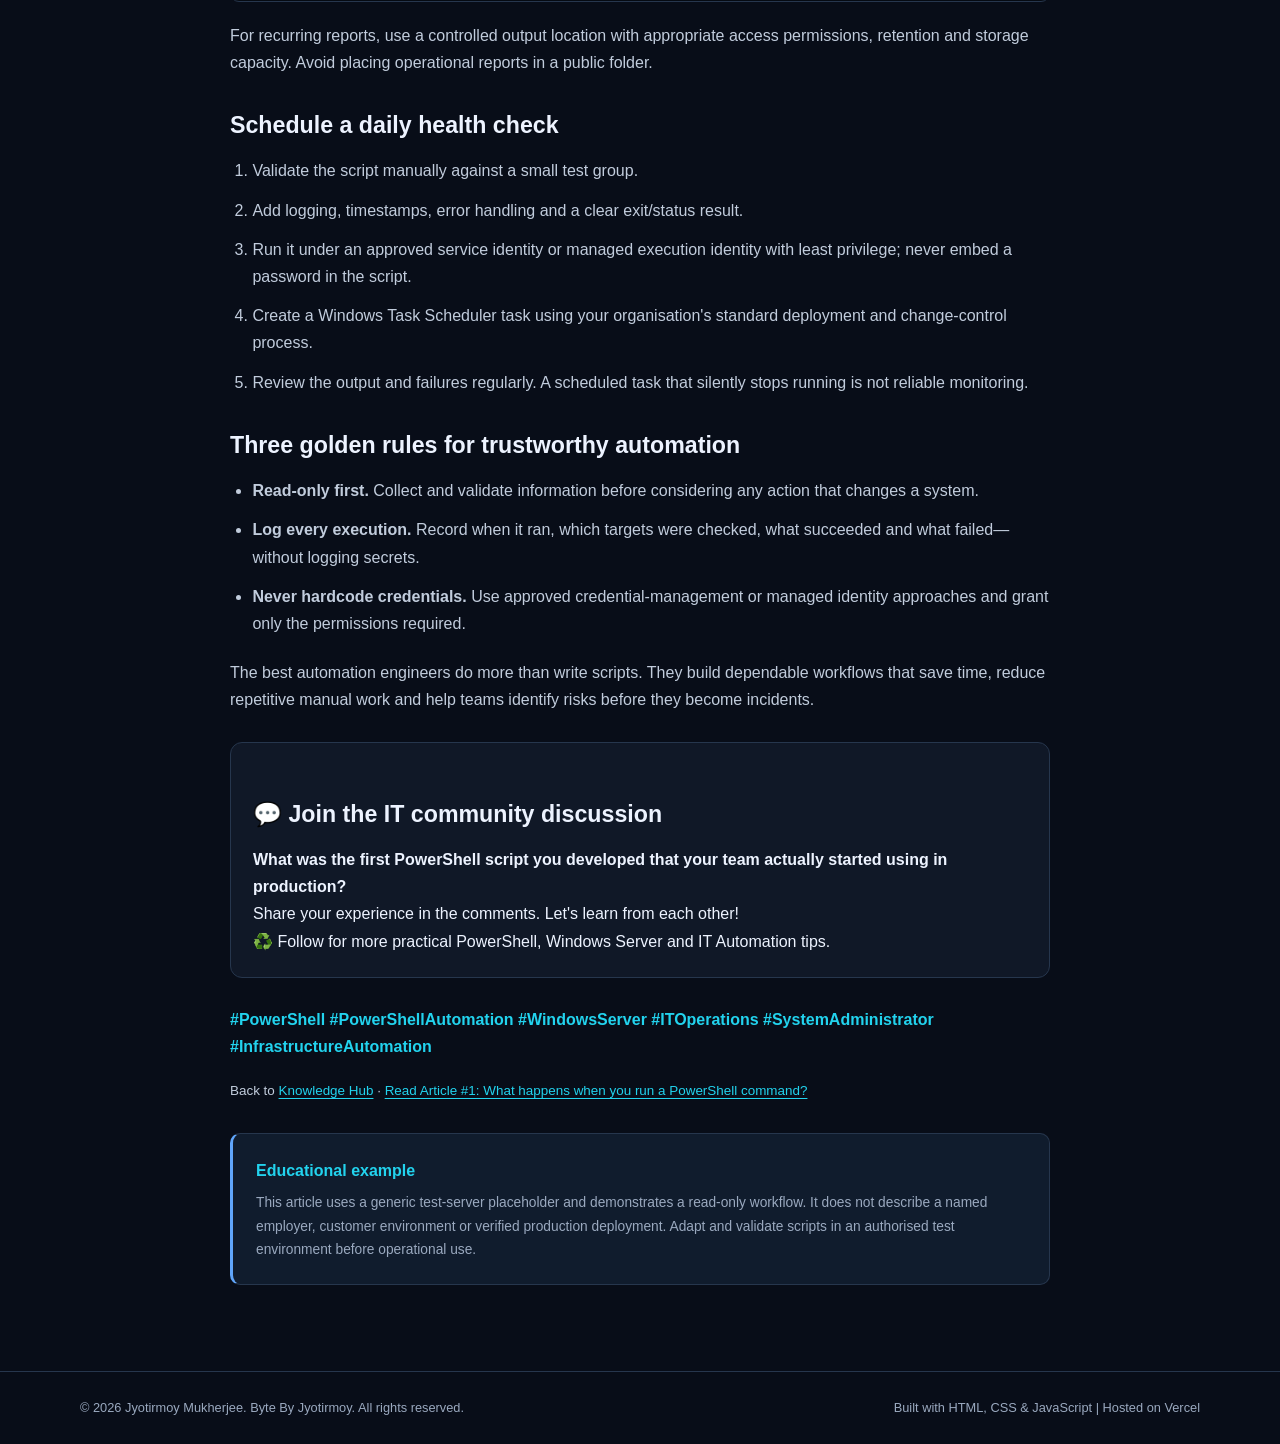
<file: pages/powershell-disk-space-monitoring.html>
<!doctype html>
<html lang="en">
<head>
<meta charset="utf-8"><meta name="viewport" content="width=device-width, initial-scale=1"><meta name="theme-color" content="#080d18">
<meta name="description" content="Start PowerShell automation with a read-only Windows disk-space report, remote server checks, CSV export and safe scheduling practices.">
<meta name="author" content="Jyotirmoy Mukherjee"><link rel="canonical" href="https://bytebyjm.vercel.app/pages/powershell-disk-space-monitoring.html"><link rel="icon" href="../favicon.svg" type="image/svg+xml"><link rel="stylesheet" href="../css/style.css">
<title>PowerShell Disk Space Monitoring | Byte By Jyotirmoy</title><script src="../js/main.js" defer></script>
</head>
<body>
<header class="site-header"><div class="container nav-wrap"><a class="brand" href="../index.html">Byte By <span>Jyotirmoy</span><b>.</b></a><button class="menu-toggle" type="button" aria-expanded="false" aria-controls="primary-nav">Menu <span aria-hidden="true">☰</span></button><nav id="primary-nav" class="primary-nav" aria-label="Main navigation"><a href="../index.html">Home</a><a href="about.html">About</a><a href="expertise.html">Expertise</a><a href="experience.html">Experience</a><a href="projects.html">Projects</a><a href="knowledge.html" aria-current="page">Knowledge Hub</a><a href="contact.html">Contact</a></nav></div></header>
<main>
<section class="page-hero"><div class="container"><p class="eyebrow">KNOWLEDGE HUB / POWERSHELL &amp; AUTOMATION / ARTICLE #2</p><h1>Start automating with <span>disk space monitoring.</span></h1><p class="lead">A practical first PowerShell health check: inspect fixed disks, identify low free space, report across servers and build a repeatable routine.</p></div></section>
<section class="section"><div class="container article-content">
<div class="disk-visual" role="img" aria-label="Animated illustration of Windows server racks with disk capacity indicators and a monitoring scan line">
  <div class="disk-scanline"></div><div class="disk-rack">
    <div class="disk-server"><span class="disk-server-label">JM-TEST-GHOST</span><i></i><i></i><i></i><div class="disk-meter"><b></b></div></div>
    <div class="disk-server"><span class="disk-server-label">SERVER / 02</span><i></i><i></i><i></i><div class="disk-meter disk-meter-warn"><b></b></div></div>
    <div class="disk-server"><span class="disk-server-label">SERVER / 03</span><i></i><i></i><i></i><div class="disk-meter"><b></b></div></div>
  </div>
  <div class="disk-readout"><span class="disk-live-dot"></span><b>DISK HEALTH CHECK</b><strong>READ-ONLY SCAN</strong><small>FREE SPACE · CAPACITY · REPORT</small></div>
  <span class="disk-visual-caption">POWERSHELL / STORAGE MONITOR</span>
</div>
<p>🚀 Want to start your PowerShell automation journey? Don't begin with a complicated script. Start with <strong>disk space monitoring</strong>.</p>
<p>Imagine looking after 20, 50 or even 100 Windows servers. How would you know a volume is running low on free space before users start noticing a problem?</p>
<p>You can build your first useful health check with a few lines of PowerShell. It is a simple, read-only starting point—not a replacement for an enterprise monitoring platform.</p>

<h2>Your first PowerShell disk-space report</h2>
<p>Run this locally in a PowerShell session to list fixed disks and show free and total capacity in GB:</p>
<pre><code>Get-CimInstance Win32_LogicalDisk -Filter "DriveType=3" |
Select-Object DeviceID,
@{n='FreeGB';e={[math]::Round($_.FreeSpace/1GB,1)}},
@{n='SizeGB';e={[math]::Round($_.Size/1GB,1)}}</code></pre>
<p><strong>What does it do?</strong></p>
<ul>
<li><code>Get-CimInstance</code> reads disk information from the Windows logical disk class.</li>
<li><code>DriveType=3</code> selects local fixed disks, excluding network and removable drives.</li>
<li><code>FreeSpace</code> and <code>Size</code> are converted from bytes to GB and rounded to one decimal place.</li>
<li><code>Select-Object</code> shapes the output into a compact report.</li>
</ul>

<h2>Take it one step further: add free-space percentage</h2>
<p>A percentage makes it easier to compare volumes of different sizes and establish a threshold for investigation.</p>
<pre><code>Get-CimInstance Win32_LogicalDisk -Filter "DriveType=3" |
Select-Object DeviceID,
@{n='FreeGB';e={[math]::Round($_.FreeSpace/1GB,1)}},
@{n='SizeGB';e={[math]::Round($_.Size/1GB,1)}},
@{n='FreePercent';e={
    if ($_.Size -gt 0) {
        [math]::Round(($_.FreeSpace / $_.Size) * 100,1)
    } else { 0 }
}}</code></pre>
<p>For example, your team might choose to review a volume when free space falls below an agreed threshold such as 15%. The right threshold depends on workload, growth rate, capacity and operational policy—there is no universal number.</p>

<h2>Monitor multiple Windows servers</h2>
<p>Once the local report works, you can run the same read-only query remotely with <code>Invoke-Command</code>. Start with a small, approved test list:</p>
<pre><code>$Servers = @('JM-TEST-GHOST')

$DiskReport = Invoke-Command -ComputerName $Servers -ScriptBlock {
    Get-CimInstance Win32_LogicalDisk -Filter "DriveType=3" |
    Select-Object @{n='Server';e={$env:COMPUTERNAME}},
        DeviceID,
        @{n='FreeGB';e={[math]::Round($_.FreeSpace/1GB,1)}},
        @{n='SizeGB';e={[math]::Round($_.Size/1GB,1)}},
        @{n='FreePercent';e={
            if ($_.Size -gt 0) {
                [math]::Round(($_.FreeSpace / $_.Size) * 100,1)
            } else { 0 }
        }}
}

$DiskReport | Format-Table -AutoSize</code></pre>
<div class="callout"><strong>Before running remotely:</strong><p>PowerShell remoting/WinRM must be configured and reachable, and your account needs the appropriate permissions on the target servers. Follow your organisation's approved access process. Test connectivity and error handling first; do not enable remoting broadly just to run an example.</p></div>

<h2>Export the results to CSV</h2>
<p>A CSV makes it easy to review results, filter low-capacity volumes and share a report with the authorised operations team.</p>
<pre><code>$ReportPath = ".\DiskSpaceReport.csv"
$DiskReport |
Export-Csv -Path $ReportPath -NoTypeInformation -Encoding UTF8

Write-Host "Disk report saved to $ReportPath"</code></pre>
<p>For recurring reports, use a controlled output location with appropriate access permissions, retention and storage capacity. Avoid placing operational reports in a public folder.</p>

<h2>Schedule a daily health check</h2>
<ol>
<li>Validate the script manually against a small test group.</li>
<li>Add logging, timestamps, error handling and a clear exit/status result.</li>
<li>Run it under an approved service identity or managed execution identity with least privilege; never embed a password in the script.</li>
<li>Create a Windows Task Scheduler task using your organisation's standard deployment and change-control process.</li>
<li>Review the output and failures regularly. A scheduled task that silently stops running is not reliable monitoring.</li>
</ol>

<h2>Three golden rules for trustworthy automation</h2>
<ul>
<li><strong>Read-only first.</strong> Collect and validate information before considering any action that changes a system.</li>
<li><strong>Log every execution.</strong> Record when it ran, which targets were checked, what succeeded and what failed—without logging secrets.</li>
<li><strong>Never hardcode credentials.</strong> Use approved credential-management or managed identity approaches and grant only the permissions required.</li>
</ul>
<p>The best automation engineers do more than write scripts. They build dependable workflows that save time, reduce repetitive manual work and help teams identify risks before they become incidents.</p>

<div class="article-discussion"><h2>💬 Join the IT community discussion</h2><p><strong>What was the first PowerShell script you developed that your team actually started using in production?</strong></p><p>Share your experience in the comments. Let's learn from each other!</p><p>♻️ Follow for more practical PowerShell, Windows Server and IT Automation tips.</p></div>
<p class="article-tags">#PowerShell #PowerShellAutomation #WindowsServer #ITOperations #SystemAdministrator #InfrastructureAutomation</p>
<p class="article-source">Back to <a href="knowledge.html">Knowledge Hub</a> · <a href="powershell-command-execution.html">Read Article #1: What happens when you run a PowerShell command?</a></p>
<div class="case-disclaimer"><b>Educational example</b><p>This article uses a generic test-server placeholder and demonstrates a read-only workflow. It does not describe a named employer, customer environment or verified production deployment. Adapt and validate scripts in an authorised test environment before operational use.</p></div>
</div></section>
</main>
<footer class="site-footer"><div class="container footer-inner"><p>© <span data-year></span> Jyotirmoy Mukherjee. Byte By Jyotirmoy. All rights reserved.</p><p>Built with HTML, CSS &amp; JavaScript | Hosted on Vercel</p></div></footer><a class="back-top" href="#top" aria-label="Back to top">↑</a>
</body></html>
</file>
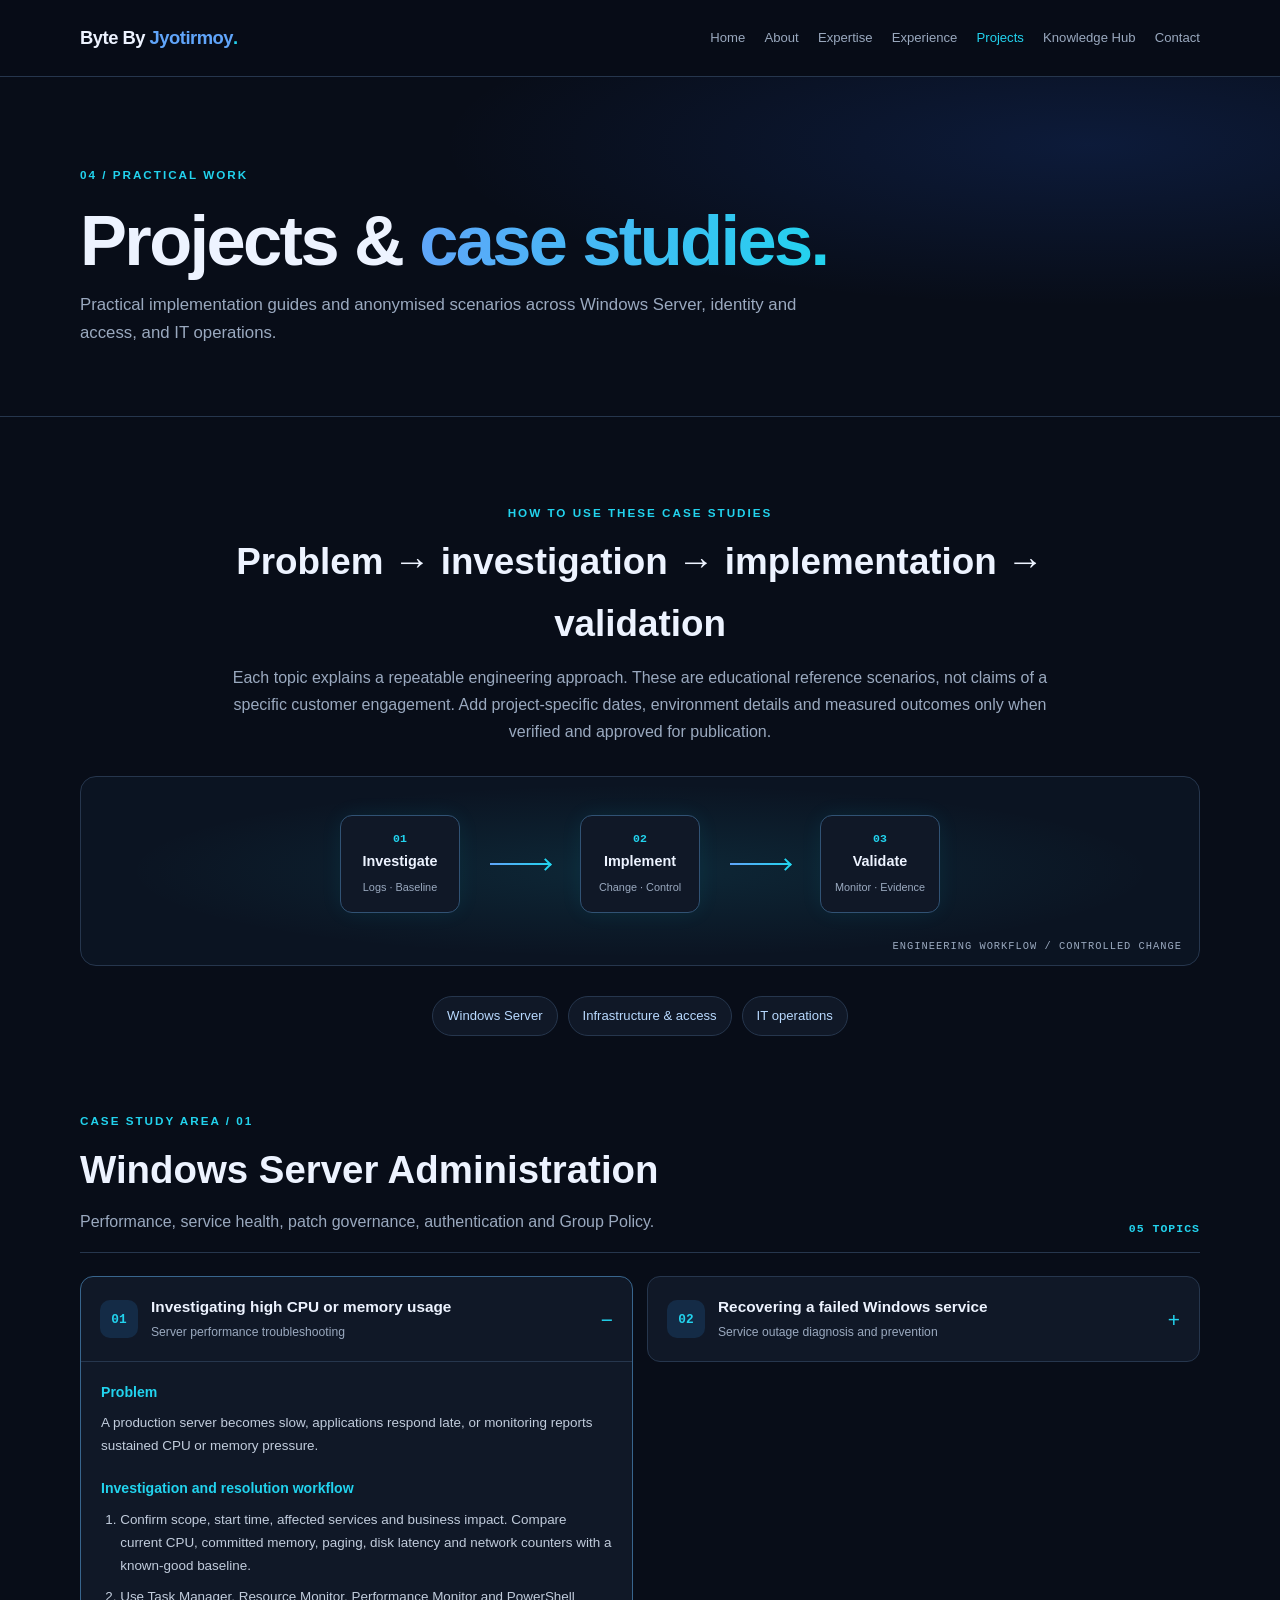
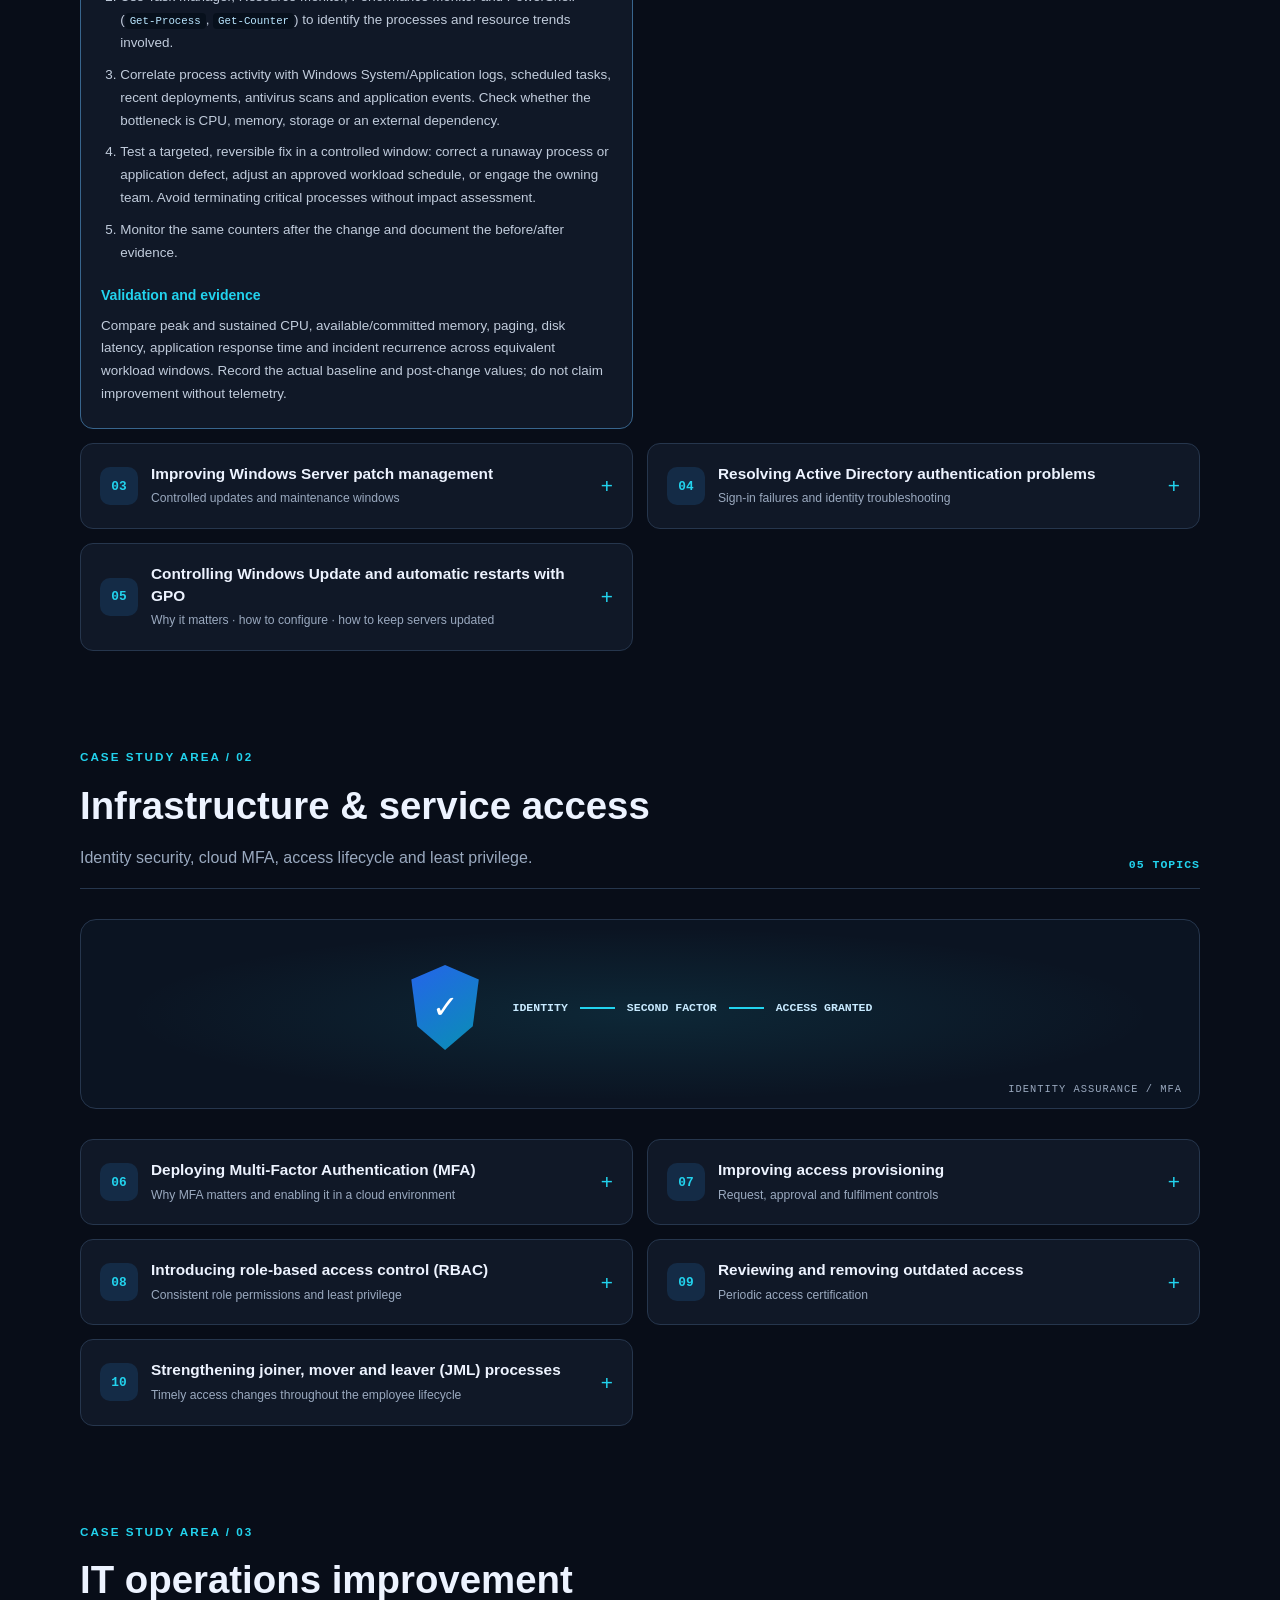
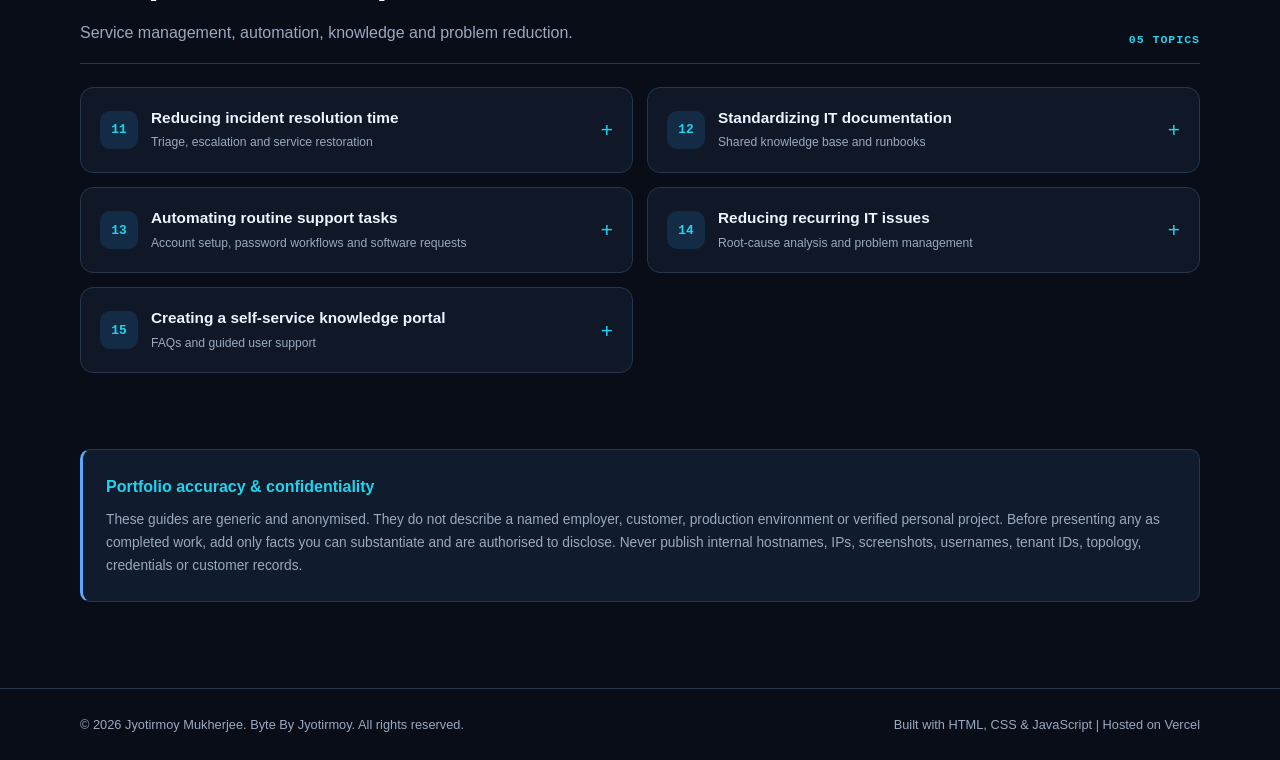
<file: pages/projects.html>
<!doctype html>
<html lang="en">
<head>
<meta charset="utf-8"><meta name="viewport" content="width=device-width, initial-scale=1"><meta name="theme-color" content="#080d18">
<meta name="description" content="Anonymised technical case-study guides covering Windows Server administration, identity and access, MFA and IT operations improvement.">
<meta name="author" content="Jyotirmoy Mukherjee"><link rel="canonical" href="https://bytebyjm.vercel.app/pages/projects.html"><link rel="icon" href="../favicon.svg" type="image/svg+xml"><link rel="stylesheet" href="../css/style.css"><title>Projects & Case Studies | Byte By Jyotirmoy</title><script src="../js/main.js" defer></script>
</head>
<body>
<header class="site-header"><div class="container nav-wrap"><a class="brand" href="../index.html">Byte By <span>Jyotirmoy</span><b>.</b></a><button class="menu-toggle" type="button" aria-expanded="false" aria-controls="primary-nav">Menu <span aria-hidden="true">☰</span></button><nav id="primary-nav" class="primary-nav" aria-label="Main navigation"><a href="../index.html">Home</a><a href="about.html">About</a><a href="expertise.html">Expertise</a><a href="experience.html">Experience</a><a href="projects.html" aria-current="page">Projects</a><a href="knowledge.html">Knowledge Hub</a><a href="contact.html">Contact</a></nav></div></header>
<main>
<section class="page-hero"><div class="container"><p class="eyebrow">04 / Practical work</p><h1>Projects & <span>case studies.</span></h1><p class="lead">Practical implementation guides and anonymised scenarios across Windows Server, identity and access, and IT operations.</p></div></section>
<section class="section"><div class="container">
<div class="case-intro"><p class="eyebrow">How to use these case studies</p><h2>Problem → investigation → implementation → validation</h2><p>Each topic explains a repeatable engineering approach. These are educational reference scenarios, not claims of a specific customer engagement. Add project-specific dates, environment details and measured outcomes only when verified and approved for publication.</p></div>
<div class="case-visual" role="img" aria-label="Animated infrastructure workflow showing investigation, controlled change and validation"><div class="case-node"><span>01</span><b>Investigate</b><small>Logs · Baseline</small></div><i></i><div class="case-node"><span>02</span><b>Implement</b><small>Change · Control</small></div><i></i><div class="case-node"><span>03</span><b>Validate</b><small>Monitor · Evidence</small></div><div class="case-visual-caption">ENGINEERING WORKFLOW / CONTROLLED CHANGE</div></div>
<nav class="case-jump" aria-label="Case study categories"><a href="#windows-server">Windows Server</a><a href="#identity-access">Infrastructure & access</a><a href="#it-operations">IT operations</a></nav>

<section class="case-section" id="windows-server"><div class="case-section-head"><div><p class="eyebrow">CASE STUDY AREA / 01</p><h2>Windows Server Administration</h2><p>Performance, service health, patch governance, authentication and Group Policy.</p></div><span class="case-count">05 TOPICS</span></div>
<div class="case-grid">
<details class="case-card" open><summary><span class="case-number">01</span><span><b>Investigating high CPU or memory usage</b><small>Server performance troubleshooting</small></span></summary><div class="case-detail"><h3>Problem</h3><p>A production server becomes slow, applications respond late, or monitoring reports sustained CPU or memory pressure.</p><h3>Investigation and resolution workflow</h3><ol><li>Confirm scope, start time, affected services and business impact. Compare current CPU, committed memory, paging, disk latency and network counters with a known-good baseline.</li><li>Use Task Manager, Resource Monitor, Performance Monitor and PowerShell (<code>Get-Process</code>, <code>Get-Counter</code>) to identify the processes and resource trends involved.</li><li>Correlate process activity with Windows System/Application logs, scheduled tasks, recent deployments, antivirus scans and application events. Check whether the bottleneck is CPU, memory, storage or an external dependency.</li><li>Test a targeted, reversible fix in a controlled window: correct a runaway process or application defect, adjust an approved workload schedule, or engage the owning team. Avoid terminating critical processes without impact assessment.</li><li>Monitor the same counters after the change and document the before/after evidence.</li></ol><h3>Validation and evidence</h3><p>Compare peak and sustained CPU, available/committed memory, paging, disk latency, application response time and incident recurrence across equivalent workload windows. Record the actual baseline and post-change values; do not claim improvement without telemetry.</p></div></details>
<details class="case-card"><summary><span class="case-number">02</span><span><b>Recovering a failed Windows service</b><small>Service outage diagnosis and prevention</small></span></summary><div class="case-detail"><h3>Problem</h3><p>A Windows service stops unexpectedly or fails to start, interrupting an application or dependent business process.</p><h3>Investigation and restoration</h3><ol><li>Confirm service name, startup type, current state, dependencies, recovery options and the exact error/time from Services, <code>Get-Service</code> and Event Viewer.</li><li>Review Service Control Manager events, application logs, recent patches/configuration changes, service account status, permissions, certificates, ports and required files.</li><li>Check dependencies and resource availability. Validate credentials and least-privilege rights; never place passwords in scripts or logs.</li><li>Restore using the approved runbook: correct the root cause, start the service, confirm dependent services and perform a functional application test. Use a rollback plan if the change worsens impact.</li><li>Prevent recurrence with alerting, dependency documentation, service-account governance, change validation and a tested recovery procedure.</li></ol><h3>Validation</h3><p>Confirm service state remains Running, event logs are clean, health checks succeed and the dependent application works. Track repeat failures and mean time to restore.</p></div></details>
<details class="case-card"><summary><span class="case-number">03</span><span><b>Improving Windows Server patch management</b><small>Controlled updates and maintenance windows</small></span></summary><div class="case-detail"><h3>Problem</h3><p>Servers miss security updates, patch cycles are delayed, or unplanned restarts create avoidable disruption.</p><h3>Process improvement</h3><ol><li>Inventory servers by role, owner, criticality, OS version, maintenance window and reboot tolerance.</li><li>Define a patch policy: assess advisories, test updates on representative non-production systems, approve deployments, communicate impact and define rollback/restore criteria.</li><li>Use an appropriate management platform such as Windows Server Update Services (where supported), Microsoft Configuration Manager or an approved cloud management service. Group servers into pilot, standard and critical rings.</li><li>Schedule deployments in approved maintenance windows. Confirm backup/restore readiness, application-owner availability and reboot coordination before rollout.</li><li>Monitor installation status, failed updates, pending reboots and compliance; investigate exceptions and report them to owners.</li></ol><h3>Measures</h3><p>Track patch compliance by deadline, missing critical updates, deployment lead time, failed installation rate, reboot-related incidents and exception age. Compare equivalent reporting periods; publish real figures only after validating the source reports.</p></div></details>
<details class="case-card"><summary><span class="case-number">04</span><span><b>Resolving Active Directory authentication problems</b><small>Sign-in failures and identity troubleshooting</small></span></summary><div class="case-detail"><h3>Problem</h3><p>A user or service experiences a verified domain sign-in failure, repeated lockout or inconsistent authentication across systems.</p><h3>Investigation and recovery</h3><ol><li>Capture the exact error, timestamp, user/device context and affected scope. Check whether the issue affects one account, one endpoint, one site or many users.</li><li>Review relevant Domain Controller security/system events and authentication diagnostics. Check account status, lockout, expiry, logon restrictions and recent password changes.</li><li>Validate DNS, domain-controller discovery, time synchronisation, network reachability, replication health and secure channel where applicable.</li><li>Check stale stored credentials, mapped drives, scheduled tasks, services and applications that may repeatedly submit an old password.</li><li>Restore access using approved identity procedures, then confirm successful sign-in and monitor for repeated lockouts. Escalate suspected compromise through the security process.</li></ol><h3>Prevention</h3><p>Document common error codes, account lockout triage, DC/DNS checks, replication monitoring and escalation paths. Never expose usernames, domain names or internal event data publicly.</p></div></details>
<details class="case-card"><summary><span class="case-number">05</span><span><b>Controlling Windows Update and automatic restarts with GPO</b><small>Why it matters · how to configure · how to keep servers updated</small></span></summary><div class="case-detail"><h3>Why this is needed</h3><p>Uncoordinated updates or restarts can interrupt critical workloads. A policy-based approach gives administrators predictable maintenance windows, staged deployment and visibility. The objective is <b>controlled patching</b>, not permanently disabling security updates.</p><h3>How to implement (domain-managed servers)</h3><ol><li>Design server groups by role and criticality. Define maintenance windows, application-owner approval, backup checks, reboot coordination and an emergency patch path.</li><li>In Group Policy Management, create and link a dedicated GPO to a test OU first. Use security filtering so only the intended server group receives it.</li><li>Navigate to <code>Computer Configuration → Policies → Administrative Templates → Windows Components → Windows Update</code> (the exact subfolder names can vary by Server version/ADMX templates).</li><li>Configure <b>Configure Automatic Updates</b> according to the update-management design. With WSUS, point clients to the approved intranet update service and use staged approvals. Microsoft documents option 4 for scheduled installation; Server 2016 and later also document option 7 for download and administrator-controlled installation/restart.</li><li>Review restart-related policies carefully, including <b>No auto-restart with logged-on users for scheduled automatic updates installations</b> and scheduled restart behaviour. These settings have scope/interaction limitations and are not a substitute for a maintenance and patch-compliance process.</li><li>On a pilot server run <code>gpupdate /force</code>, verify resultant policy with <code>gpresult /h C:\\Temp\\gpo-report.html</code>, confirm WSUS/management-agent reporting, install an approved test update and validate reboot behaviour.</li><li>Roll out in rings after approval. Monitor update compliance, failed installations, pending reboots and exceptions; keep a documented rollback/recovery plan.</li></ol><h3>How to update these servers safely</h3><p>Synchronise and review updates, approve them for a pilot group, deploy during the agreed window, check application health, reboot only as planned, validate services and event logs, then promote the same update set to the next ring. Record exceptions and remediate missed patches. For cloud VMs, use the organisation's supported update-management service and maintenance controls rather than assuming an on-premises WSUS design applies.</p><div class="case-warning"><b>Important:</b> Do not broadly block Windows Update or disable automatic updates as a permanent security measure. GPO settings differ by Windows Server release and ADMX version. Test in a lab/OU, check resultant policy and consult the server-specific Microsoft guidance before production rollout.</div><p class="case-reference">Official guidance: <a href="https://learn.microsoft.com/en-us/windows-server/administration/windows-server-update-services/deploy/4-configure-group-policy-settings-for-automatic-updates" target="_blank" rel="noopener">Configure WSUS client Group Policy</a> · <a href="https://learn.microsoft.com/en-us/windows-server/administration/windows-server-update-services/deploy/2-configure-wsus" target="_blank" rel="noopener">Configure WSUS</a>.</p></div></details>
</div></section>

<section class="case-section" id="identity-access"><div class="case-section-head"><div><p class="eyebrow">CASE STUDY AREA / 02</p><h2>Infrastructure & service access</h2><p>Identity security, cloud MFA, access lifecycle and least privilege.</p></div><span class="case-count">05 TOPICS</span></div>
<div class="case-visual case-visual-access" role="img" aria-label="Animated identity verification flow"><div class="access-shield">✓</div><div class="access-flow"><span>IDENTITY</span><i></i><span>SECOND FACTOR</span><i></i><span>ACCESS GRANTED</span></div><div class="case-visual-caption">IDENTITY ASSURANCE / MFA</div></div>
<div class="case-grid">
<details class="case-card"><summary><span class="case-number">06</span><span><b>Deploying Multi-Factor Authentication (MFA)</b><small>Why MFA matters and enabling it in a cloud environment</small></span></summary><div class="case-detail"><h3>Why MFA is needed</h3><p>A password alone can be phished, reused or stolen. MFA requires another proof of identity and reduces the chance that a compromised password alone grants access. Prioritise administrators, remote access, email, finance and other sensitive applications.</p><h3>Microsoft Entra cloud implementation example</h3><ol><li>Inventory users, privileged roles, cloud applications, legacy authentication, service accounts and emergency access accounts. Confirm licensing and identity architecture.</li><li>Choose the control model: Security Defaults for a straightforward baseline where suitable, or Conditional Access for granular policies (licensing requirements apply). Avoid mixing incompatible approaches without planning.</li><li>For Security Defaults, sign in to Microsoft Entra admin center with an appropriately privileged role; open <b>Entra ID → Overview → Properties → Manage security defaults</b>, set Enabled and Save.</li><li>For Conditional Access, create a policy requiring MFA for selected users/groups and cloud apps; exclude only carefully governed emergency accounts, test with a pilot group, and use report-only mode where available before enforcement.</li><li>Configure registration and user communication. Prefer phishing-resistant methods such as passkeys/FIDO2 or certificate-based authentication where supported; provide secure recovery and help-desk verification procedures.</li><li>Validate sign-in logs, policy evaluation, registration coverage, failure scenarios and emergency access. Roll out in phases and monitor risky sign-ins.</li></ol><h3>Operational safeguards</h3><p>Maintain at least two monitored emergency access accounts according to Microsoft's guidance, alert on their use, review exclusions and test recovery. Protect privileged roles with stronger controls and separate admin identities.</p><p class="case-reference">Official guidance: <a href="https://learn.microsoft.com/en-us/entra/identity/authentication/how-to-mandatory-multifactor-authentication" target="_blank" rel="noopener">Mandatory MFA setup</a> · <a href="https://learn.microsoft.com/en-us/entra/identity/authentication/tutorial-enable-azure-mfa" target="_blank" rel="noopener">Enable MFA with Conditional Access</a>.</p></div></details>
<details class="case-card"><summary><span class="case-number">07</span><span><b>Improving access provisioning</b><small>Request, approval and fulfilment controls</small></span></summary><div class="case-detail"><h3>Problem</h3><p>Informal requests can lead to delays, incomplete approvals or incorrect permissions.</p><h3>Standard workflow</h3><ol><li>Use one request channel with identity, manager, role, business justification, systems, access level and required date.</li><li>Route approval to the manager and system/data owner; require security approval for privileged or sensitive access.</li><li>Fulfil from approved role templates, verify the target identity and apply least privilege.</li><li>Notify requester and approver, record the change/ticket ID and retain evidence in the approved system.</li><li>Set expiry/review dates for temporary access and reconcile requests against actual entitlements.</li></ol><h3>Measure</h3><p>Track median request-to-approval and request-to-fulfilment time, rework rate, rejected requests and access errors. Establish a baseline before reporting improvement.</p></div></details>
<details class="case-card"><summary><span class="case-number">08</span><span><b>Introducing role-based access control (RBAC)</b><small>Consistent role permissions and least privilege</small></span></summary><div class="case-detail"><h3>Problem</h3><p>Direct user-by-user permissions become inconsistent and difficult to review as teams and systems grow.</p><h3>Implementation</h3><ol><li>Inventory access groups, application roles, data sensitivity and current entitlements.</li><li>Work with business owners to define job-based roles and a permission matrix. Separate standard, elevated and emergency access.</li><li>Map roles to directory groups or cloud app roles; assign users to roles rather than granting ad-hoc permissions.</li><li>Use separate privileged accounts, approval and time-bound elevation for administrative work where supported.</li><li>Pilot, test access boundaries and negative cases, then migrate in phases with rollback and owner sign-off.</li></ol><h3>Measures</h3><p>Review number of direct grants, orphaned permissions, role exceptions, access review findings and provisioning errors.</p></div></details>
<details class="case-card"><summary><span class="case-number">09</span><span><b>Reviewing and removing outdated access</b><small>Periodic access certification</small></span></summary><div class="case-detail"><h3>Problem</h3><p>People change roles, leave teams or stop using applications while old access remains active.</p><h3>Review process</h3><ol><li>Generate a scoped entitlement report from authoritative identity and application sources.</li><li>Have managers and resource owners certify whether each access grant is still required.</li><li>Flag inactive accounts, excessive privileges, duplicate access and accounts without a clear owner.</li><li>Revoke approved access through controlled change tickets; preserve required audit evidence and validate removal.</li><li>Escalate overdue reviews and track exceptions to closure.</li></ol><h3>Measures</h3><p>Track review completion, overdue decisions, stale entitlements removed, exception age and access recertification coverage.</p></div></details>
<details class="case-card"><summary><span class="case-number">10</span><span><b>Strengthening joiner, mover and leaver (JML) processes</b><small>Timely access changes throughout the employee lifecycle</small></span></summary><div class="case-detail"><h3>Problem</h3><p>Manual handoffs can leave new starters waiting, role changers with excess access or departing employees with active accounts.</p><h3>Documented lifecycle</h3><ol><li><b>Joiner:</b> receive an authoritative HR trigger, validate identity and start date, assign approved baseline role, equipment and application access.</li><li><b>Mover:</b> obtain new manager/resource-owner approval, grant new role access and remove old permissions based on an agreed transition plan.</li><li><b>Leaver:</b> use an authorised termination trigger, disable sign-in at the approved time, revoke sessions/tokens, recover assets, transfer data ownership and remove access keys/secrets.</li><li>Record every action, owner, timestamp and exception in the ticket/workflow system.</li><li>Reconcile HR records with directory/cloud accounts and review service/shared accounts separately.</li></ol><h3>Measures</h3><p>Track time to provision, time to deprovision, missed lifecycle tasks, access exceptions and audit findings. Coordinate with HR, Legal and Security policies.</p></div></details>
</div></section>

<section class="case-section" id="it-operations"><div class="case-section-head"><div><p class="eyebrow">CASE STUDY AREA / 03</p><h2>IT operations improvement</h2><p>Service management, automation, knowledge and problem reduction.</p></div><span class="case-count">05 TOPICS</span></div>
<div class="case-grid">
<details class="case-card"><summary><span class="case-number">11</span><span><b>Reducing incident resolution time</b><small>Triage, escalation and service restoration</small></span></summary><div class="case-detail"><h3>Problem</h3><p>Incidents wait in the wrong queue, arrive without diagnostic information or are escalated inconsistently, increasing time to restore service.</p><h3>Workflow change</h3><ol><li>Define impact/urgency priorities, severity criteria, ownership and escalation thresholds.</li><li>Create a triage checklist: affected service/users, start time, scope, error, recent change, business impact and troubleshooting already performed.</li><li>Route by service ownership and skill; set acknowledgement and update expectations.</li><li>Introduce a major-incident bridge/runbook for high-impact events and capture decisions, timestamps and communications.</li><li>Review aged tickets and recurring bottlenecks weekly; update routing rules and knowledge articles.</li></ol><h3>Documentation</h3><p>Priority matrix, triage checklist, escalation matrix, major-incident runbook and closure template.</p><h3>Measurable outcome</h3><p>Measure mean/median time to resolve (MTTR), first-response time, reassignment count, SLA attainment and reopen rate. Compare similar incident types and report sample size and date range.</p></div></details>
<details class="case-card"><summary><span class="case-number">12</span><span><b>Standardizing IT documentation</b><small>Shared knowledge base and runbooks</small></span></summary><div class="case-detail"><h3>Problem</h3><p>Knowledge is held in personal notes or chat threads, causing repeat questions, inconsistent fixes and slow onboarding.</p><h3>Process and documentation</h3><ol><li>Identify high-volume tasks and recurring incidents from ticket data.</li><li>Create a common article template: purpose, symptoms, prerequisites, risk, step-by-step resolution, validation, rollback and escalation.</li><li>Assign an owner, reviewer, version, last-reviewed date and audience to every runbook.</li><li>Publish in an approved searchable knowledge platform with role-based access and change history.</li><li>Review articles after incidents, platform changes and scheduled knowledge audits.</li></ol><h3>Implementation and measures</h3><p>Pilot with one support queue, train agents, link relevant articles to tickets and gather feedback. Measure article usage, repeat-ticket rate, time to onboard, search success and time-to-resolution.</p></div></details>
<details class="case-card"><summary><span class="case-number">13</span><span><b>Automating routine support tasks</b><small>Account setup, password workflows and software requests</small></span></summary><div class="case-detail"><h3>Problem</h3><p>Repetitive manual requests consume technician time and introduce inconsistent steps.</p><h3>Safe automation approach</h3><ol><li>Select a frequent, low-risk task with stable requirements and a clear owner.</li><li>Map approvals, inputs, identity verification, pre-checks, execution, logging and exception handling.</li><li>Build an idempotent, least-privilege workflow using approved tools (for example, PowerShell with controlled service identities or an ITSM automation platform).</li><li>Keep secrets in an approved vault; validate inputs; log actions without exposing passwords or personal data.</li><li>Test success, failure, duplicate requests, rollback and audit trails in a non-production environment.</li><li>Deploy gradually with monitoring, owner review and a manual fallback.</li></ol><h3>Documentation and measures</h3><p>Maintain workflow diagram, runbook, permissions matrix, test cases and support procedure. Measure manual minutes per request, turnaround time, failure/rework rate and automation adoption. Never claim hours saved without a defensible baseline.</p></div></details>
<details class="case-card"><summary><span class="case-number">14</span><span><b>Reducing recurring IT issues</b><small>Root-cause analysis and problem management</small></span></summary><div class="case-detail"><h3>Problem</h3><p>The same symptom returns because incidents are resolved individually without identifying the underlying cause.</p><h3>Problem-management process</h3><ol><li>Group related incidents by service, symptom, error signature and time pattern.</li><li>Prioritise by frequency, impact, risk and business disruption.</li><li>Build a timeline and use evidence-based analysis (change correlation, logs, monitoring, configuration and dependency review).</li><li>Document root cause or clearly label an unresolved hypothesis; define workaround and permanent corrective action.</li><li>Assign owners and due dates, test the fix, deploy through change control and monitor recurrence.</li><li>Update known-error records, runbooks and monitoring thresholds.</li></ol><h3>Measures</h3><p>Track repeat incidents per service, recurrence within 30/60/90 days, problem backlog age, corrective-action completion and service downtime.</p></div></details>
<details class="case-card"><summary><span class="case-number">15</span><span><b>Creating a self-service knowledge portal</b><small>FAQs and guided user support</small></span></summary><div class="case-detail"><h3>Problem</h3><p>Users raise tickets for common tasks because trusted instructions are hard to find or written only for technical staff.</p><h3>Implementation</h3><ol><li>Analyse ticket categories to identify safe, repeatable self-service candidates.</li><li>Write plain-language FAQs with prerequisites, screenshots only from approved test environments, clear steps and a “when to contact support” route.</li><li>Organise articles by user goal, add search tags and keep sensitive admin procedures behind restricted access.</li><li>Ask a small user group to test findability and comprehension before launch.</li><li>Promote the portal in service-desk replies, onboarding and internal communications; review feedback and article freshness.</li></ol><h3>Measures</h3><p>Track article views, helpfulness, search-with-no-result rate, ticket deflection (using a defined method), repeat contacts and user satisfaction. Do not equate page views alone with tickets avoided.</p></div></details>
</div></section>
<div class="case-disclaimer"><b>Portfolio accuracy & confidentiality</b><p>These guides are generic and anonymised. They do not describe a named employer, customer, production environment or verified personal project. Before presenting any as completed work, add only facts you can substantiate and are authorised to disclose. Never publish internal hostnames, IPs, screenshots, usernames, tenant IDs, topology, credentials or customer records.</p></div>
</div></section>
</main>
<footer class="site-footer"><div class="container footer-inner"><p>© <span data-year></span> Jyotirmoy Mukherjee. Byte By Jyotirmoy. All rights reserved.</p><p>Built with HTML, CSS &amp; JavaScript | Hosted on Vercel</p></div></footer><a class="back-top" href="#top" aria-label="Back to top">↑</a>
</body></html>
</file>
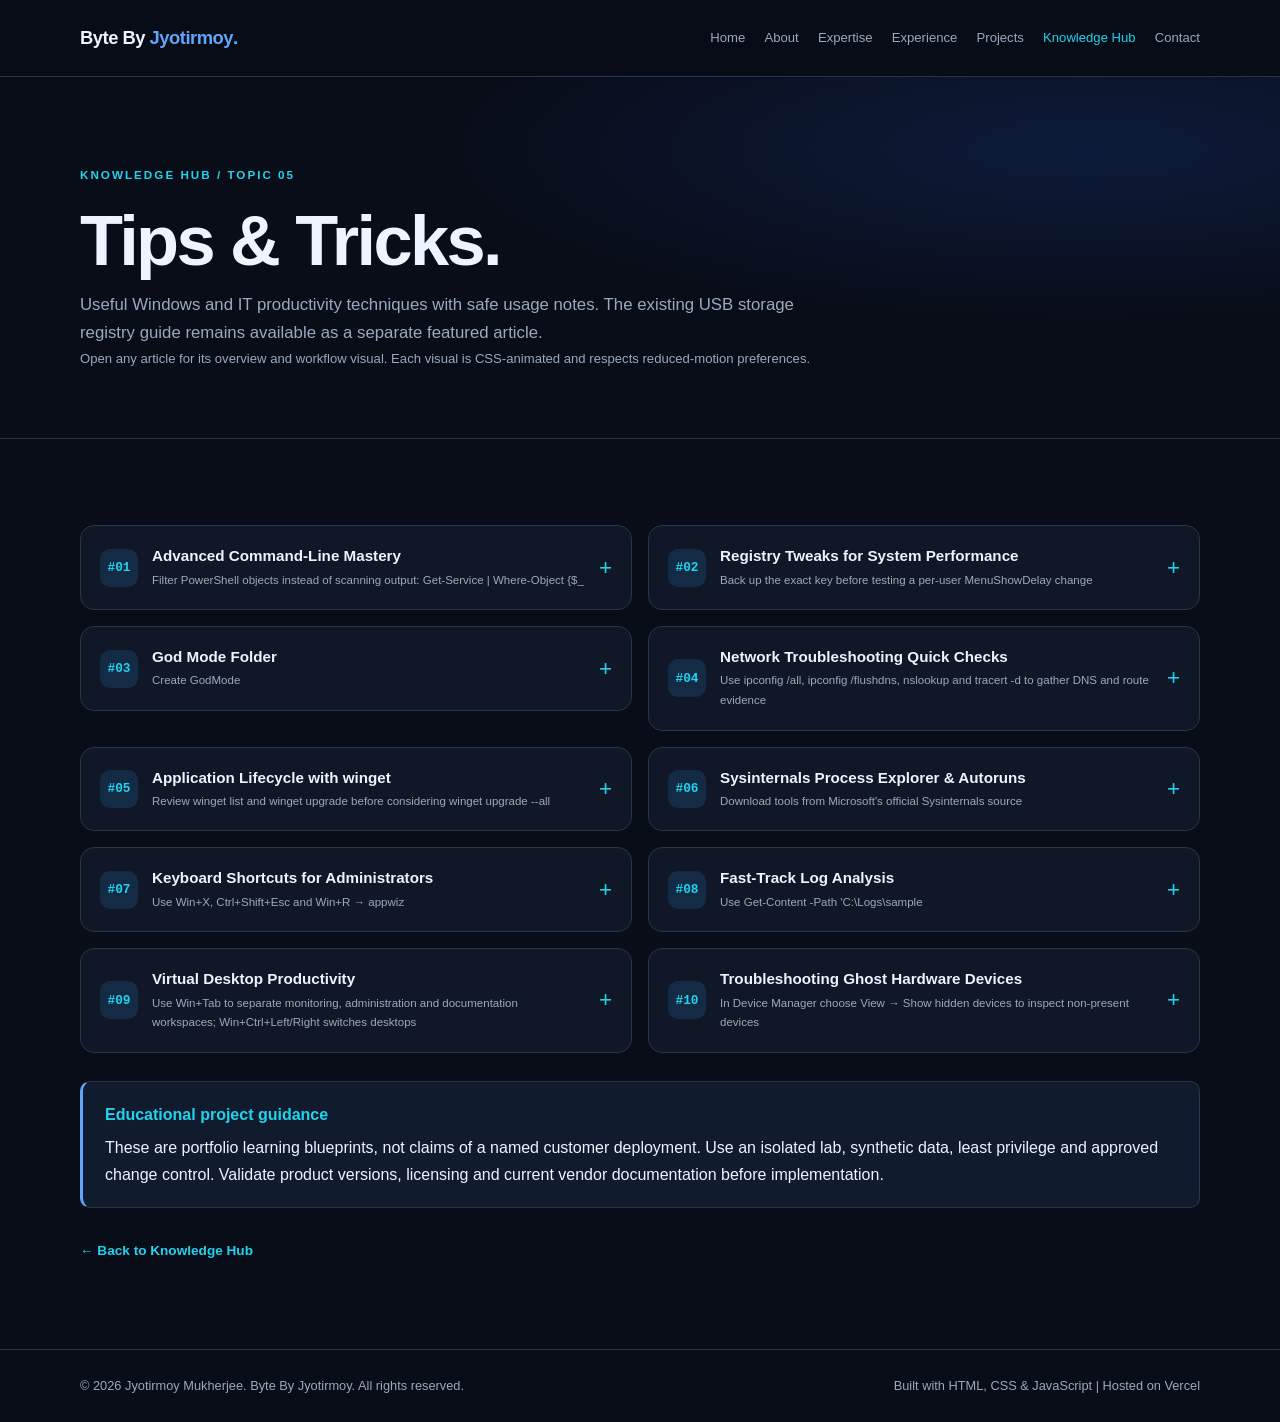
<file: pages/tips-tricks.html>
<!doctype html><html lang="en"><head><meta charset="utf-8"><meta name="viewport" content="width=device-width, initial-scale=1"><meta name="theme-color" content="#080d18"><meta name="description" content="Useful Windows and IT productivity techniques with safe usage notes. The existing USB storage registry guide remains available as a separate featured article."><meta name="author" content="Jyotirmoy Mukherjee"><link rel="canonical" href="https://bytebyjm.vercel.app/pages/tips-tricks.html"><link rel="icon" href="../favicon.svg" type="image/svg+xml"><link rel="stylesheet" href="../css/style.css"><title>Tips & Tricks | Byte By Jyotirmoy</title><script src="../js/main.js" defer></script><style>
.library-grid{display:grid;grid-template-columns:repeat(2,minmax(0,1fr));gap:16px;align-items:start}.library-card{overflow:hidden;background:var(--surface);border:1px solid var(--border);border-radius:14px}.library-card[open]{border-color:#38658d}.library-card summary{display:flex;align-items:center;gap:14px;padding:19px;cursor:pointer;list-style:none}.library-card summary::-webkit-details-marker{display:none}.library-card summary:after{content:"+";margin-left:auto;color:var(--cyan);font-size:1.4rem}.library-card[open] summary:after{content:"−"}.library-number{flex:0 0 38px;width:38px;height:38px;display:grid;place-items:center;border-radius:10px;background:#142b46;color:var(--cyan);font:800 .8rem Consolas,monospace}.library-card summary b{display:block;font-size:.95rem;line-height:1.4}.library-card summary small{display:block;color:var(--muted);font-size:.72rem;margin-top:4px}.library-visual{display:flex;align-items:center;justify-content:center;gap:12px;min-height:92px;margin:0 18px 17px;padding:14px;background:radial-gradient(ellipse at center,rgba(34,211,238,.12),transparent 68%),#0b1422;border:1px solid #20364e;border-radius:10px;overflow:hidden}.visual-node{display:grid;place-items:center;width:38px;height:38px;border:1px solid #315879;border-radius:10px;background:#142b46;color:var(--cyan);font-size:1.1rem;animation:np 2.8s ease-in-out infinite}.visual-node:nth-child(3){animation-delay:.45s}.visual-node:nth-child(5){animation-delay:.9s}.visual-link{width:clamp(12px,4vw,42px);height:2px;background:linear-gradient(90deg,#2563eb,#22d3ee);position:relative}.visual-link:after{content:"";position:absolute;top:-3px;left:0;width:7px;height:7px;border-radius:50%;background:#e0f2fe;box-shadow:0 0 10px #22d3ee;animation:nt 2.5s linear infinite}.library-visual[data-motion="spin"] .visual-node{animation:ns 7s linear infinite}.library-visual[data-motion="bars"] .visual-node{animation:nb 1.8s ease-in-out infinite alternate}.library-visual[data-motion="scan"] .visual-link:after{animation:nt 2s ease-in-out infinite}.library-visual[data-motion="float"] .visual-node{animation:nf 2.2s ease-in-out infinite}.library-visual-label{color:#9fb7d1;font:.58rem Consolas,monospace;letter-spacing:1px}.library-detail{padding:0 20px 21px;border-top:1px solid var(--border)}.library-detail h3{margin:17px 0 6px;color:var(--cyan);font-size:.82rem}.library-detail p{color:#c1ccdc;font-size:.82rem}.library-note{margin-top:28px}@keyframes np{50%{transform:translateY(-5px);box-shadow:0 0 18px #22d3ee33}}@keyframes nt{0%{left:0;opacity:0}15%,85%{opacity:1}100%{left:calc(100% - 7px);opacity:0}}@keyframes ns{to{transform:rotate(360deg)}}@keyframes nb{to{transform:scaleY(.55);filter:brightness(1.5)}}@keyframes nf{50%{transform:translateY(-8px) rotate(5deg)}}@media(max-width:700px){.library-grid{grid-template-columns:1fr}}@media(prefers-reduced-motion:reduce){.visual-node,.visual-link:after{animation:none!important}}
</style></head><body><header class="site-header"><div class="container nav-wrap"><a class="brand" href="../index.html">Byte By <span>Jyotirmoy</span><b>.</b></a><button class="menu-toggle" type="button" aria-expanded="false" aria-controls="primary-nav">Menu <span aria-hidden="true">☰</span></button><nav id="primary-nav" class="primary-nav" aria-label="Main navigation"><a href="../index.html">Home</a><a href="about.html">About</a><a href="expertise.html">Expertise</a><a href="experience.html">Experience</a><a href="projects.html">Projects</a><a href="knowledge.html" aria-current="page">Knowledge Hub</a><a href="contact.html">Contact</a></nav></div></header><main><section class="page-hero"><div class="container"><p class="eyebrow">KNOWLEDGE HUB / TOPIC 05</p><h1>Tips & Tricks.</h1><p class="lead">Useful Windows and IT productivity techniques with safe usage notes. The existing USB storage registry guide remains available as a separate featured article.</p><p class="muted small">Open any article for its overview and workflow visual. Each visual is CSS-animated and respects reduced-motion preferences.</p></div></section><section class="section"><div class="container"><div class="library-grid"><details class="library-card"><summary><span class="library-number">#01</span><span><b>Advanced Command-Line Mastery</b><small>Filter PowerShell objects instead of scanning output: Get-Service | Where-Object {$_</small></span></summary><div class="library-visual" data-motion="pulse" role="img" aria-label="Animated Advanced Command-Line Mastery workflow"><span class="visual-node">◈</span><i class="visual-link"></i><span class="visual-node">↻</span><i class="visual-link"></i><span class="visual-node">▣</span><span class="library-visual-label">DESIGN • EXECUTE • VALIDATE</span></div><div class="library-detail"><p>Filter PowerShell objects instead of scanning output: Get-Service | Where-Object {$_.Status -eq 'Stopped'}. Check service purpose and dependencies before taking action; not every stopped service is broken.</p><h3>Implementation &amp; validation</h3><p>Define scope, prerequisites, ownership and success criteria. Build in an isolated lab with synthetic data, document each configuration decision, test normal and failure paths, and capture repeatable evidence before proposing a production change.</p><h3>Operational safeguards</h3><p>Use least privilege, change approval, monitoring, backup and rollback. Record dependencies and known limitations; never publish credentials, customer information or real internal hostnames/IP addresses.</p></div></details><details class="library-card"><summary><span class="library-number">#02</span><span><b>Registry Tweaks for System Performance</b><small>Back up the exact key before testing a per-user MenuShowDelay change</small></span></summary><div class="library-visual" data-motion="spin" role="img" aria-label="Animated Registry Tweaks for System Performance workflow"><span class="visual-node">⚙</span><i class="visual-link"></i><span class="visual-node">✓</span><i class="visual-link"></i><span class="visual-node">↗</span><span class="library-visual-label">DESIGN • EXECUTE • VALIDATE</span></div><div class="library-detail"><p>Back up the exact key before testing a per-user MenuShowDelay change. Compare behaviour and retain rollback; registry hacks and Search Highlights behaviour vary by Windows version and policy.</p><h3>Implementation &amp; validation</h3><p>Define scope, prerequisites, ownership and success criteria. Build in an isolated lab with synthetic data, document each configuration decision, test normal and failure paths, and capture repeatable evidence before proposing a production change.</p><h3>Operational safeguards</h3><p>Use least privilege, change approval, monitoring, backup and rollback. Record dependencies and known limitations; never publish credentials, customer information or real internal hostnames/IP addresses.</p></div></details><details class="library-card"><summary><span class="library-number">#03</span><span><b>God Mode Folder</b><small>Create GodMode</small></span></summary><div class="library-visual" data-motion="bars" role="img" aria-label="Animated God Mode Folder workflow"><span class="visual-node">▤</span><i class="visual-link"></i><span class="visual-node">⌘</span><i class="visual-link"></i><span class="visual-node">◉</span><span class="library-visual-label">DESIGN • EXECUTE • VALIDATE</span></div><div class="library-detail"><p>Create GodMode.{ED7BA470-8E54-465E-825C-99712043E01C} as a settings index. It is a navigation convenience, not an elevation or security bypass; availability can vary by Windows build.</p><h3>Implementation &amp; validation</h3><p>Define scope, prerequisites, ownership and success criteria. Build in an isolated lab with synthetic data, document each configuration decision, test normal and failure paths, and capture repeatable evidence before proposing a production change.</p><h3>Operational safeguards</h3><p>Use least privilege, change approval, monitoring, backup and rollback. Record dependencies and known limitations; never publish credentials, customer information or real internal hostnames/IP addresses.</p></div></details><details class="library-card"><summary><span class="library-number">#04</span><span><b>Network Troubleshooting Quick Checks</b><small>Use ipconfig /all, ipconfig /flushdns, nslookup and tracert -d to gather DNS and route evidence</small></span></summary><div class="library-visual" data-motion="scan" role="img" aria-label="Animated Network Troubleshooting Quick Checks workflow"><span class="visual-node">⌁</span><i class="visual-link"></i><span class="visual-node">◎</span><i class="visual-link"></i><span class="visual-node">⌂</span><span class="library-visual-label">DESIGN • EXECUTE • VALIDATE</span></div><div class="library-detail"><p>Use ipconfig /all, ipconfig /flushdns, nslookup and tracert -d to gather DNS and route evidence. A non-responding hop may filter probes; avoid flushing caches without a reason.</p><h3>Implementation &amp; validation</h3><p>Define scope, prerequisites, ownership and success criteria. Build in an isolated lab with synthetic data, document each configuration decision, test normal and failure paths, and capture repeatable evidence before proposing a production change.</p><h3>Operational safeguards</h3><p>Use least privilege, change approval, monitoring, backup and rollback. Record dependencies and known limitations; never publish credentials, customer information or real internal hostnames/IP addresses.</p></div></details><details class="library-card"><summary><span class="library-number">#05</span><span><b>Application Lifecycle with winget</b><small>Review winget list and winget upgrade before considering winget upgrade --all</small></span></summary><div class="library-visual" data-motion="float" role="img" aria-label="Animated Application Lifecycle with winget workflow"><span class="visual-node">◇</span><i class="visual-link"></i><span class="visual-node">⇄</span><i class="visual-link"></i><span class="visual-node">★</span><span class="library-visual-label">DESIGN • EXECUTE • VALIDATE</span></div><div class="library-detail"><p>Review winget list and winget upgrade before considering winget upgrade --all. Test scope, sources and exit codes; not all applications are managed and bulk updates may disrupt users.</p><h3>Implementation &amp; validation</h3><p>Define scope, prerequisites, ownership and success criteria. Build in an isolated lab with synthetic data, document each configuration decision, test normal and failure paths, and capture repeatable evidence before proposing a production change.</p><h3>Operational safeguards</h3><p>Use least privilege, change approval, monitoring, backup and rollback. Record dependencies and known limitations; never publish credentials, customer information or real internal hostnames/IP addresses.</p></div></details><details class="library-card"><summary><span class="library-number">#06</span><span><b>Sysinternals Process Explorer & Autoruns</b><small>Download tools from Microsoft's official Sysinternals source</small></span></summary><div class="library-visual" data-motion="pulse" role="img" aria-label="Animated Sysinternals Process Explorer & Autoruns workflow"><span class="visual-node">◈</span><i class="visual-link"></i><span class="visual-node">↻</span><i class="visual-link"></i><span class="visual-node">▣</span><span class="library-visual-label">DESIGN • EXECUTE • VALIDATE</span></div><div class="library-detail"><p>Download tools from Microsoft's official Sysinternals source. Inspect process trees, handles, signatures and startup entries; unfamiliar does not automatically mean malicious—validate before removal.</p><h3>Implementation &amp; validation</h3><p>Define scope, prerequisites, ownership and success criteria. Build in an isolated lab with synthetic data, document each configuration decision, test normal and failure paths, and capture repeatable evidence before proposing a production change.</p><h3>Operational safeguards</h3><p>Use least privilege, change approval, monitoring, backup and rollback. Record dependencies and known limitations; never publish credentials, customer information or real internal hostnames/IP addresses.</p></div></details><details class="library-card"><summary><span class="library-number">#07</span><span><b>Keyboard Shortcuts for Administrators</b><small>Use Win+X, Ctrl+Shift+Esc and Win+R → appwiz</small></span></summary><div class="library-visual" data-motion="spin" role="img" aria-label="Animated Keyboard Shortcuts for Administrators workflow"><span class="visual-node">⚙</span><i class="visual-link"></i><span class="visual-node">✓</span><i class="visual-link"></i><span class="visual-node">↗</span><span class="library-visual-label">DESIGN • EXECUTE • VALIDATE</span></div><div class="library-detail"><p>Use Win+X, Ctrl+Shift+Esc and Win+R → appwiz.cpl to reach common tools quickly. Shortcuts do not replace approvals or access controls; be mindful of screen sharing.</p><h3>Implementation &amp; validation</h3><p>Define scope, prerequisites, ownership and success criteria. Build in an isolated lab with synthetic data, document each configuration decision, test normal and failure paths, and capture repeatable evidence before proposing a production change.</p><h3>Operational safeguards</h3><p>Use least privilege, change approval, monitoring, backup and rollback. Record dependencies and known limitations; never publish credentials, customer information or real internal hostnames/IP addresses.</p></div></details><details class="library-card"><summary><span class="library-number">#08</span><span><b>Fast-Track Log Analysis</b><small>Use Get-Content -Path 'C:\Logs\sample</small></span></summary><div class="library-visual" data-motion="bars" role="img" aria-label="Animated Fast-Track Log Analysis workflow"><span class="visual-node">▤</span><i class="visual-link"></i><span class="visual-node">⌘</span><i class="visual-link"></i><span class="visual-node">◉</span><span class="library-visual-label">DESIGN • EXECUTE • VALIDATE</span></div><div class="library-detail"><p>Use Get-Content -Path 'C:\Logs\sample.log' -Tail 10 -Wait to follow new log lines. Correlate with a test event; handle rotation and never expose sensitive production logs.</p><h3>Implementation &amp; validation</h3><p>Define scope, prerequisites, ownership and success criteria. Build in an isolated lab with synthetic data, document each configuration decision, test normal and failure paths, and capture repeatable evidence before proposing a production change.</p><h3>Operational safeguards</h3><p>Use least privilege, change approval, monitoring, backup and rollback. Record dependencies and known limitations; never publish credentials, customer information or real internal hostnames/IP addresses.</p></div></details><details class="library-card"><summary><span class="library-number">#09</span><span><b>Virtual Desktop Productivity</b><small>Use Win+Tab to separate monitoring, administration and documentation workspaces; Win+Ctrl+Left/Right switches desktops</small></span></summary><div class="library-visual" data-motion="scan" role="img" aria-label="Animated Virtual Desktop Productivity workflow"><span class="visual-node">⌁</span><i class="visual-link"></i><span class="visual-node">◎</span><i class="visual-link"></i><span class="visual-node">⌂</span><span class="library-visual-label">DESIGN • EXECUTE • VALIDATE</span></div><div class="library-detail"><p>Use Win+Tab to separate monitoring, administration and documentation workspaces; Win+Ctrl+Left/Right switches desktops. Virtual desktops are not security boundaries.</p><h3>Implementation &amp; validation</h3><p>Define scope, prerequisites, ownership and success criteria. Build in an isolated lab with synthetic data, document each configuration decision, test normal and failure paths, and capture repeatable evidence before proposing a production change.</p><h3>Operational safeguards</h3><p>Use least privilege, change approval, monitoring, backup and rollback. Record dependencies and known limitations; never publish credentials, customer information or real internal hostnames/IP addresses.</p></div></details><details class="library-card"><summary><span class="library-number">#10</span><span><b>Troubleshooting Ghost Hardware Devices</b><small>In Device Manager choose View → Show hidden devices to inspect non-present devices</small></span></summary><div class="library-visual" data-motion="float" role="img" aria-label="Animated Troubleshooting Ghost Hardware Devices workflow"><span class="visual-node">◇</span><i class="visual-link"></i><span class="visual-node">⇄</span><i class="visual-link"></i><span class="visual-node">★</span><span class="library-visual-label">DESIGN • EXECUTE • VALIDATE</span></div><div class="library-detail"><p>In Device Manager choose View → Show hidden devices to inspect non-present devices. Confirm device identity and dependencies before removal; hidden does not automatically mean faulty.</p><h3>Implementation &amp; validation</h3><p>Define scope, prerequisites, ownership and success criteria. Build in an isolated lab with synthetic data, document each configuration decision, test normal and failure paths, and capture repeatable evidence before proposing a production change.</p><h3>Operational safeguards</h3><p>Use least privilege, change approval, monitoring, backup and rollback. Record dependencies and known limitations; never publish credentials, customer information or real internal hostnames/IP addresses.</p></div></details></div><div class="callout library-note"><strong>Educational project guidance</strong><p>These are portfolio learning blueprints, not claims of a named customer deployment. Use an isolated lab, synthetic data, least privilege and approved change control. Validate product versions, licensing and current vendor documentation before implementation.</p></div><a class="text-link" href="knowledge.html">← Back to Knowledge Hub</a></div></section></main><footer class="site-footer"><div class="container footer-inner"><p>© <span data-year></span> Jyotirmoy Mukherjee. Byte By Jyotirmoy. All rights reserved.</p><p>Built with HTML, CSS &amp; JavaScript | Hosted on Vercel</p></div></footer><a class="back-top" href="#top" aria-label="Back to top">↑</a></body></html>
</file>
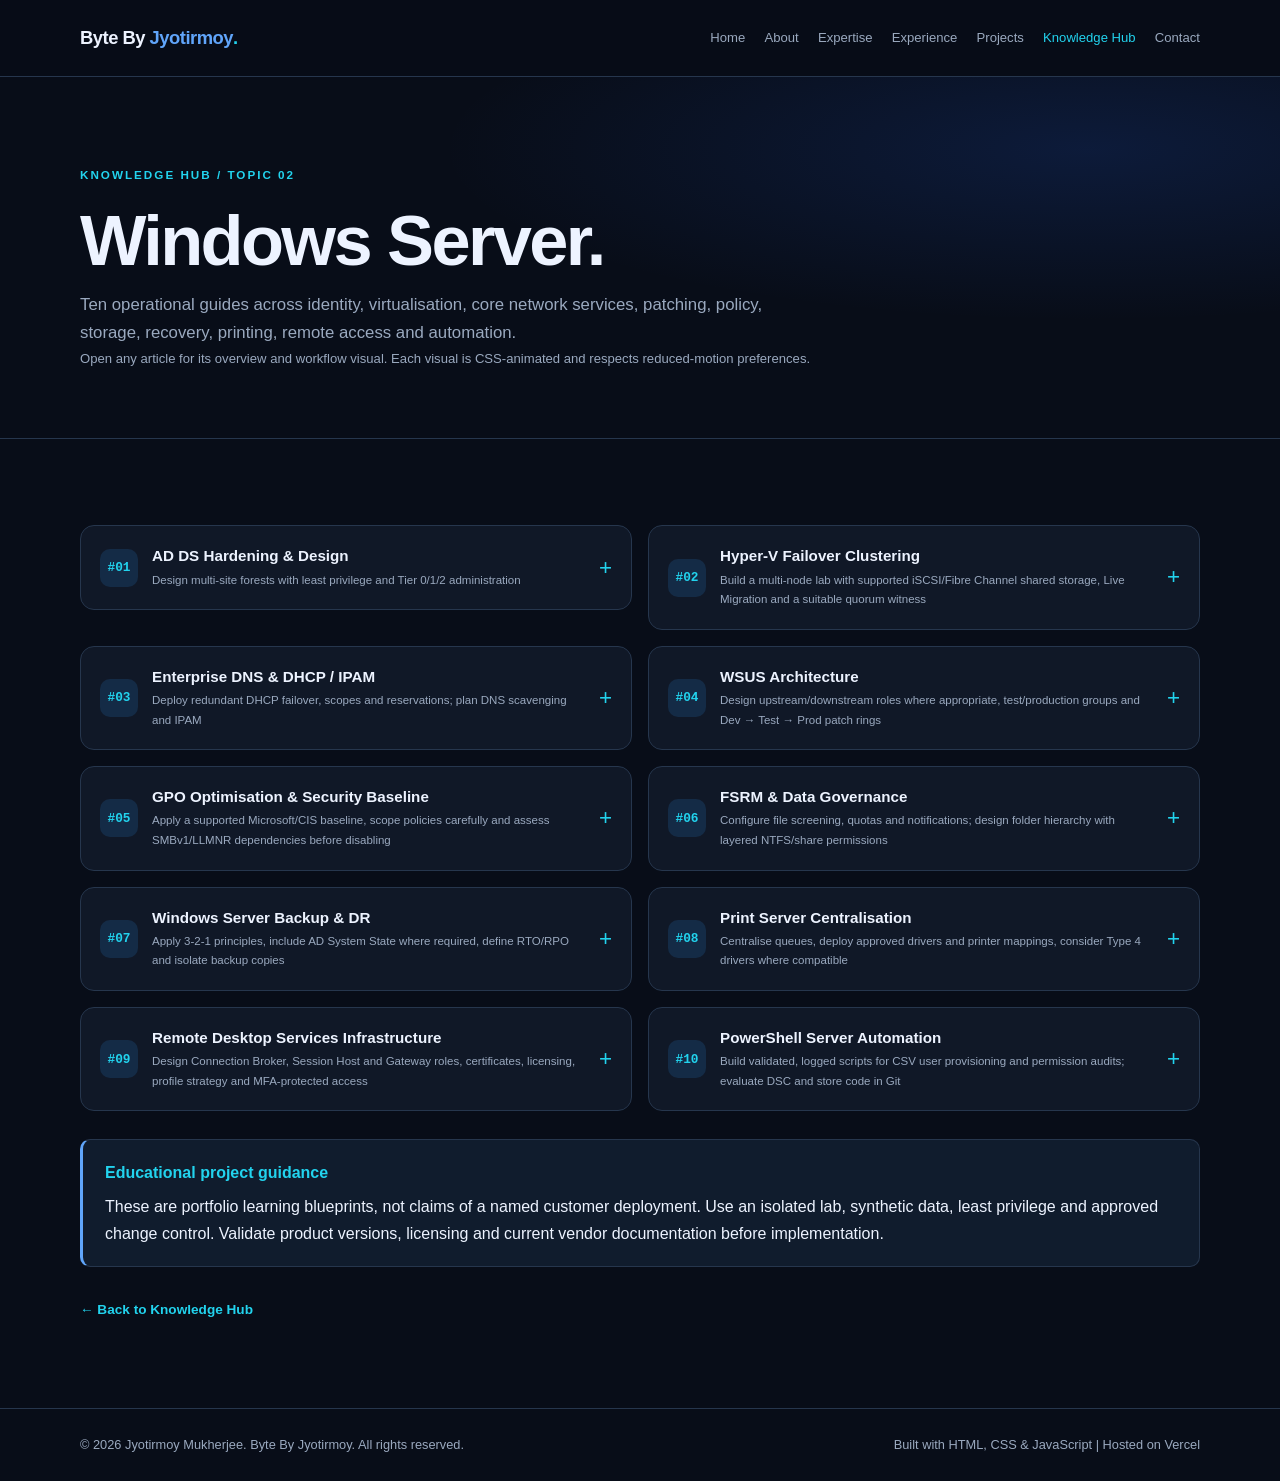
<file: pages/windows-server-guides.html>
<!doctype html><html lang="en"><head><meta charset="utf-8"><meta name="viewport" content="width=device-width, initial-scale=1"><meta name="theme-color" content="#080d18"><meta name="description" content="Ten operational guides across identity, virtualisation, core network services, patching, policy, storage, recovery, printing, remote access and automation."><meta name="author" content="Jyotirmoy Mukherjee"><link rel="canonical" href="https://bytebyjm.vercel.app/pages/windows-server-guides.html"><link rel="icon" href="../favicon.svg" type="image/svg+xml"><link rel="stylesheet" href="../css/style.css"><title>Windows Server | Byte By Jyotirmoy</title><script src="../js/main.js" defer></script><style>
.library-grid{display:grid;grid-template-columns:repeat(2,minmax(0,1fr));gap:16px;align-items:start}.library-card{overflow:hidden;background:var(--surface);border:1px solid var(--border);border-radius:14px}.library-card[open]{border-color:#38658d}.library-card summary{display:flex;align-items:center;gap:14px;padding:19px;cursor:pointer;list-style:none}.library-card summary::-webkit-details-marker{display:none}.library-card summary:after{content:"+";margin-left:auto;color:var(--cyan);font-size:1.4rem}.library-card[open] summary:after{content:"−"}.library-number{flex:0 0 38px;width:38px;height:38px;display:grid;place-items:center;border-radius:10px;background:#142b46;color:var(--cyan);font:800 .8rem Consolas,monospace}.library-card summary b{display:block;font-size:.95rem;line-height:1.4}.library-card summary small{display:block;color:var(--muted);font-size:.72rem;margin-top:4px}.library-visual{display:flex;align-items:center;justify-content:center;gap:12px;min-height:92px;margin:0 18px 17px;padding:14px;background:radial-gradient(ellipse at center,rgba(34,211,238,.12),transparent 68%),#0b1422;border:1px solid #20364e;border-radius:10px;overflow:hidden}.visual-node{display:grid;place-items:center;width:38px;height:38px;border:1px solid #315879;border-radius:10px;background:#142b46;color:var(--cyan);font-size:1.1rem;animation:np 2.8s ease-in-out infinite}.visual-node:nth-child(3){animation-delay:.45s}.visual-node:nth-child(5){animation-delay:.9s}.visual-link{width:clamp(12px,4vw,42px);height:2px;background:linear-gradient(90deg,#2563eb,#22d3ee);position:relative}.visual-link:after{content:"";position:absolute;top:-3px;left:0;width:7px;height:7px;border-radius:50%;background:#e0f2fe;box-shadow:0 0 10px #22d3ee;animation:nt 2.5s linear infinite}.library-visual[data-motion="spin"] .visual-node{animation:ns 7s linear infinite}.library-visual[data-motion="bars"] .visual-node{animation:nb 1.8s ease-in-out infinite alternate}.library-visual[data-motion="scan"] .visual-link:after{animation:nt 2s ease-in-out infinite}.library-visual[data-motion="float"] .visual-node{animation:nf 2.2s ease-in-out infinite}.library-visual-label{color:#9fb7d1;font:.58rem Consolas,monospace;letter-spacing:1px}.library-detail{padding:0 20px 21px;border-top:1px solid var(--border)}.library-detail h3{margin:17px 0 6px;color:var(--cyan);font-size:.82rem}.library-detail p{color:#c1ccdc;font-size:.82rem}.library-note{margin-top:28px}@keyframes np{50%{transform:translateY(-5px);box-shadow:0 0 18px #22d3ee33}}@keyframes nt{0%{left:0;opacity:0}15%,85%{opacity:1}100%{left:calc(100% - 7px);opacity:0}}@keyframes ns{to{transform:rotate(360deg)}}@keyframes nb{to{transform:scaleY(.55);filter:brightness(1.5)}}@keyframes nf{50%{transform:translateY(-8px) rotate(5deg)}}@media(max-width:700px){.library-grid{grid-template-columns:1fr}}@media(prefers-reduced-motion:reduce){.visual-node,.visual-link:after{animation:none!important}}
</style></head><body><header class="site-header"><div class="container nav-wrap"><a class="brand" href="../index.html">Byte By <span>Jyotirmoy</span><b>.</b></a><button class="menu-toggle" type="button" aria-expanded="false" aria-controls="primary-nav">Menu <span aria-hidden="true">☰</span></button><nav id="primary-nav" class="primary-nav" aria-label="Main navigation"><a href="../index.html">Home</a><a href="about.html">About</a><a href="expertise.html">Expertise</a><a href="experience.html">Experience</a><a href="projects.html">Projects</a><a href="knowledge.html" aria-current="page">Knowledge Hub</a><a href="contact.html">Contact</a></nav></div></header><main><section class="page-hero"><div class="container"><p class="eyebrow">KNOWLEDGE HUB / TOPIC 02</p><h1>Windows Server.</h1><p class="lead">Ten operational guides across identity, virtualisation, core network services, patching, policy, storage, recovery, printing, remote access and automation.</p><p class="muted small">Open any article for its overview and workflow visual. Each visual is CSS-animated and respects reduced-motion preferences.</p></div></section><section class="section"><div class="container"><div class="library-grid"><details class="library-card"><summary><span class="library-number">#01</span><span><b>AD DS Hardening & Design</b><small>Design multi-site forests with least privilege and Tier 0/1/2 administration</small></span></summary><div class="library-visual" data-motion="pulse" role="img" aria-label="Animated AD DS Hardening & Design workflow"><span class="visual-node">◈</span><i class="visual-link"></i><span class="visual-node">↻</span><i class="visual-link"></i><span class="visual-node">▣</span><span class="library-visual-label">DESIGN • EXECUTE • VALIDATE</span></div><div class="library-detail"><p>Design multi-site forests with least privilege and Tier 0/1/2 administration. Document OU/GPO naming and delegation; schedule dcdiag and repadmin checks. Troubleshoot DNS, replication latency and SYSVOL synchronisation.</p><h3>Implementation &amp; validation</h3><p>Define scope, prerequisites, ownership and success criteria. Build in an isolated lab with synthetic data, document each configuration decision, test normal and failure paths, and capture repeatable evidence before proposing a production change.</p><h3>Operational safeguards</h3><p>Use least privilege, change approval, monitoring, backup and rollback. Record dependencies and known limitations; never publish credentials, customer information or real internal hostnames/IP addresses.</p></div></details><details class="library-card"><summary><span class="library-number">#02</span><span><b>Hyper-V Failover Clustering</b><small>Build a multi-node lab with supported iSCSI/Fibre Channel shared storage, Live Migration and a suitable quorum witness</small></span></summary><div class="library-visual" data-motion="spin" role="img" aria-label="Animated Hyper-V Failover Clustering workflow"><span class="visual-node">⚙</span><i class="visual-link"></i><span class="visual-node">✓</span><i class="visual-link"></i><span class="visual-node">↗</span><span class="library-visual-label">DESIGN • EXECUTE • VALIDATE</span></div><div class="library-detail"><p>Build a multi-node lab with supported iSCSI/Fibre Channel shared storage, Live Migration and a suitable quorum witness. Run Cluster Validation; troubleshoot storage heartbeat loss, node isolation and paused VMs.</p><h3>Implementation &amp; validation</h3><p>Define scope, prerequisites, ownership and success criteria. Build in an isolated lab with synthetic data, document each configuration decision, test normal and failure paths, and capture repeatable evidence before proposing a production change.</p><h3>Operational safeguards</h3><p>Use least privilege, change approval, monitoring, backup and rollback. Record dependencies and known limitations; never publish credentials, customer information or real internal hostnames/IP addresses.</p></div></details><details class="library-card"><summary><span class="library-number">#03</span><span><b>Enterprise DNS & DHCP / IPAM</b><small>Deploy redundant DHCP failover, scopes and reservations; plan DNS scavenging and IPAM</small></span></summary><div class="library-visual" data-motion="bars" role="img" aria-label="Animated Enterprise DNS & DHCP / IPAM workflow"><span class="visual-node">▤</span><i class="visual-link"></i><span class="visual-node">⌘</span><i class="visual-link"></i><span class="visual-node">◉</span><span class="library-visual-label">DESIGN • EXECUTE • VALIDATE</span></div><div class="library-detail"><p>Deploy redundant DHCP failover, scopes and reservations; plan DNS scavenging and IPAM. Monitor scope exhaustion and test renewals. Troubleshoot conflicts, recursive-query timeouts and DHCP NAKs.</p><h3>Implementation &amp; validation</h3><p>Define scope, prerequisites, ownership and success criteria. Build in an isolated lab with synthetic data, document each configuration decision, test normal and failure paths, and capture repeatable evidence before proposing a production change.</p><h3>Operational safeguards</h3><p>Use least privilege, change approval, monitoring, backup and rollback. Record dependencies and known limitations; never publish credentials, customer information or real internal hostnames/IP addresses.</p></div></details><details class="library-card"><summary><span class="library-number">#04</span><span><b>WSUS Architecture</b><small>Design upstream/downstream roles where appropriate, test/production groups and Dev → Test → Prod patch rings</small></span></summary><div class="library-visual" data-motion="scan" role="img" aria-label="Animated WSUS Architecture workflow"><span class="visual-node">⌁</span><i class="visual-link"></i><span class="visual-node">◎</span><i class="visual-link"></i><span class="visual-node">⌂</span><span class="library-visual-label">DESIGN • EXECUTE • VALIDATE</span></div><div class="library-detail"><p>Design upstream/downstream roles where appropriate, test/production groups and Dev → Test → Prod patch rings. Maintain superseded updates and database health; troubleshoot client reporting and failed updates.</p><h3>Implementation &amp; validation</h3><p>Define scope, prerequisites, ownership and success criteria. Build in an isolated lab with synthetic data, document each configuration decision, test normal and failure paths, and capture repeatable evidence before proposing a production change.</p><h3>Operational safeguards</h3><p>Use least privilege, change approval, monitoring, backup and rollback. Record dependencies and known limitations; never publish credentials, customer information or real internal hostnames/IP addresses.</p></div></details><details class="library-card"><summary><span class="library-number">#05</span><span><b>GPO Optimisation & Security Baseline</b><small>Apply a supported Microsoft/CIS baseline, scope policies carefully and assess SMBv1/LLMNR dependencies before disabling</small></span></summary><div class="library-visual" data-motion="float" role="img" aria-label="Animated GPO Optimisation & Security Baseline workflow"><span class="visual-node">◇</span><i class="visual-link"></i><span class="visual-node">⇄</span><i class="visual-link"></i><span class="visual-node">★</span><span class="library-visual-label">DESIGN • EXECUTE • VALIDATE</span></div><div class="library-detail"><p>Apply a supported Microsoft/CIS baseline, scope policies carefully and assess SMBv1/LLMNR dependencies before disabling. Use WMI filters selectively, gpresult and modelling; troubleshoot precedence and slow logons.</p><h3>Implementation &amp; validation</h3><p>Define scope, prerequisites, ownership and success criteria. Build in an isolated lab with synthetic data, document each configuration decision, test normal and failure paths, and capture repeatable evidence before proposing a production change.</p><h3>Operational safeguards</h3><p>Use least privilege, change approval, monitoring, backup and rollback. Record dependencies and known limitations; never publish credentials, customer information or real internal hostnames/IP addresses.</p></div></details><details class="library-card"><summary><span class="library-number">#06</span><span><b>FSRM & Data Governance</b><small>Configure file screening, quotas and notifications; design folder hierarchy with layered NTFS/share permissions</small></span></summary><div class="library-visual" data-motion="pulse" role="img" aria-label="Animated FSRM & Data Governance workflow"><span class="visual-node">◈</span><i class="visual-link"></i><span class="visual-node">↻</span><i class="visual-link"></i><span class="visual-node">▣</span><span class="library-visual-label">DESIGN • EXECUTE • VALIDATE</span></div><div class="library-detail"><p>Configure file screening, quotas and notifications; design folder hierarchy with layered NTFS/share permissions. Report least-accessed files for owner-led archiving. Troubleshoot access denied, quota and false positives.</p><h3>Implementation &amp; validation</h3><p>Define scope, prerequisites, ownership and success criteria. Build in an isolated lab with synthetic data, document each configuration decision, test normal and failure paths, and capture repeatable evidence before proposing a production change.</p><h3>Operational safeguards</h3><p>Use least privilege, change approval, monitoring, backup and rollback. Record dependencies and known limitations; never publish credentials, customer information or real internal hostnames/IP addresses.</p></div></details><details class="library-card"><summary><span class="library-number">#07</span><span><b>Windows Server Backup & DR</b><small>Apply 3-2-1 principles, include AD System State where required, define RTO/RPO and isolate backup copies</small></span></summary><div class="library-visual" data-motion="spin" role="img" aria-label="Animated Windows Server Backup & DR workflow"><span class="visual-node">⚙</span><i class="visual-link"></i><span class="visual-node">✓</span><i class="visual-link"></i><span class="visual-node">↗</span><span class="library-visual-label">DESIGN • EXECUTE • VALIDATE</span></div><div class="library-detail"><p>Apply 3-2-1 principles, include AD System State where required, define RTO/RPO and isolate backup copies. Test monthly restores; troubleshoot VSS, failed jobs and full targets.</p><h3>Implementation &amp; validation</h3><p>Define scope, prerequisites, ownership and success criteria. Build in an isolated lab with synthetic data, document each configuration decision, test normal and failure paths, and capture repeatable evidence before proposing a production change.</p><h3>Operational safeguards</h3><p>Use least privilege, change approval, monitoring, backup and rollback. Record dependencies and known limitations; never publish credentials, customer information or real internal hostnames/IP addresses.</p></div></details><details class="library-card"><summary><span class="library-number">#08</span><span><b>Print Server Centralisation</b><small>Centralise queues, deploy approved drivers and printer mappings, consider Type 4 drivers where compatible</small></span></summary><div class="library-visual" data-motion="bars" role="img" aria-label="Animated Print Server Centralisation workflow"><span class="visual-node">▤</span><i class="visual-link"></i><span class="visual-node">⌘</span><i class="visual-link"></i><span class="visual-node">◉</span><span class="library-visual-label">DESIGN • EXECUTE • VALIDATE</span></div><div class="library-detail"><p>Centralise queues, deploy approved drivers and printer mappings, consider Type 4 drivers where compatible. Monitor spooler/queues; troubleshoot driver conflicts and connectivity while restricting driver installation.</p><h3>Implementation &amp; validation</h3><p>Define scope, prerequisites, ownership and success criteria. Build in an isolated lab with synthetic data, document each configuration decision, test normal and failure paths, and capture repeatable evidence before proposing a production change.</p><h3>Operational safeguards</h3><p>Use least privilege, change approval, monitoring, backup and rollback. Record dependencies and known limitations; never publish credentials, customer information or real internal hostnames/IP addresses.</p></div></details><details class="library-card"><summary><span class="library-number">#09</span><span><b>Remote Desktop Services Infrastructure</b><small>Design Connection Broker, Session Host and Gateway roles, certificates, licensing, profile strategy and MFA-protected access</small></span></summary><div class="library-visual" data-motion="scan" role="img" aria-label="Animated Remote Desktop Services Infrastructure workflow"><span class="visual-node">⌁</span><i class="visual-link"></i><span class="visual-node">◎</span><i class="visual-link"></i><span class="visual-node">⌂</span><span class="library-visual-label">DESIGN • EXECUTE • VALIDATE</span></div><div class="library-detail"><p>Design Connection Broker, Session Host and Gateway roles, certificates, licensing, profile strategy and MFA-protected access. Test reconnects and idle sessions; troubleshoot black screens and gateway/licensing errors. Never expose RDP directly to the internet.</p><h3>Implementation &amp; validation</h3><p>Define scope, prerequisites, ownership and success criteria. Build in an isolated lab with synthetic data, document each configuration decision, test normal and failure paths, and capture repeatable evidence before proposing a production change.</p><h3>Operational safeguards</h3><p>Use least privilege, change approval, monitoring, backup and rollback. Record dependencies and known limitations; never publish credentials, customer information or real internal hostnames/IP addresses.</p></div></details><details class="library-card"><summary><span class="library-number">#10</span><span><b>PowerShell Server Automation</b><small>Build validated, logged scripts for CSV user provisioning and permission audits; evaluate DSC and store code in Git</small></span></summary><div class="library-visual" data-motion="float" role="img" aria-label="Animated PowerShell Server Automation workflow"><span class="visual-node">◇</span><i class="visual-link"></i><span class="visual-node">⇄</span><i class="visual-link"></i><span class="visual-node">★</span><span class="library-visual-label">DESIGN • EXECUTE • VALIDATE</span></div><div class="library-detail"><p>Build validated, logged scripts for CSV user provisioning and permission audits; evaluate DSC and store code in Git. Test with synthetic lab accounts and least privilege; handle modules, execution policy and permissions safely.</p><h3>Implementation &amp; validation</h3><p>Define scope, prerequisites, ownership and success criteria. Build in an isolated lab with synthetic data, document each configuration decision, test normal and failure paths, and capture repeatable evidence before proposing a production change.</p><h3>Operational safeguards</h3><p>Use least privilege, change approval, monitoring, backup and rollback. Record dependencies and known limitations; never publish credentials, customer information or real internal hostnames/IP addresses.</p></div></details></div><div class="callout library-note"><strong>Educational project guidance</strong><p>These are portfolio learning blueprints, not claims of a named customer deployment. Use an isolated lab, synthetic data, least privilege and approved change control. Validate product versions, licensing and current vendor documentation before implementation.</p></div><a class="text-link" href="knowledge.html">← Back to Knowledge Hub</a></div></section></main><footer class="site-footer"><div class="container footer-inner"><p>© <span data-year></span> Jyotirmoy Mukherjee. Byte By Jyotirmoy. All rights reserved.</p><p>Built with HTML, CSS &amp; JavaScript | Hosted on Vercel</p></div></footer><a class="back-top" href="#top" aria-label="Back to top">↑</a></body></html>
</file>
<file: css/style.css>
:root{color-scheme:dark;--bg:#080d18;--surface:#101827;--surface-2:#142238;--text:#edf3ff;--muted:#9aa9bf;--blue:#60a5fa;--cyan:#22d3ee;--border:#26364d;--max:1120px}
*{box-sizing:border-box;margin:0;padding:0}
html{scroll-behavior:smooth;scroll-padding-top:90px}
body{background:var(--bg);color:var(--text);font-family:Inter,"Segoe UI",Arial,sans-serif;line-height:1.7;min-height:100vh}
a{color:inherit;text-decoration:none}
a:focus-visible,button:focus-visible{outline:3px solid var(--cyan);outline-offset:4px}
.container{width:min(92%,var(--max));margin-inline:auto}
.site-header{position:sticky;top:0;z-index:20;background:rgba(8,13,24,.94);backdrop-filter:blur(14px);border-bottom:1px solid var(--border)}
.nav-wrap{min-height:76px;display:flex;align-items:center;justify-content:space-between;gap:24px}
.brand{font-size:1.15rem;font-weight:800;letter-spacing:-.5px;white-space:nowrap}.brand span{color:var(--blue)}.brand b{color:var(--cyan)}
.primary-nav{display:flex;align-items:center;gap:clamp(10px,1.5vw,22px)}.primary-nav a{font-size:.82rem;color:var(--muted);transition:color .2s}.primary-nav a:hover,.primary-nav a[aria-current=page]{color:var(--cyan)}
.menu-toggle{display:none;background:var(--surface);border:1px solid var(--border);border-radius:8px;padding:8px 12px;color:var(--text);font:inherit;cursor:pointer}
.hero{position:relative;overflow:hidden;min-height:620px;display:flex;align-items:center;background:radial-gradient(ellipse at 78% 28%,rgba(37,99,235,.2),transparent 40%),radial-gradient(ellipse at 10% 85%,rgba(34,211,238,.09),transparent 36%)}
.hero-inner{position:relative;padding-block:90px}.eyebrow{color:var(--cyan);font-size:.73rem;font-weight:800;letter-spacing:2px;text-transform:uppercase}
h1{font-size:clamp(2.6rem,6.5vw,5.2rem);line-height:1.08;letter-spacing:-2.6px;margin:18px 0 22px;max-width:850px}h1 span,.gradient{background:linear-gradient(95deg,var(--blue),var(--cyan));background-clip:text;-webkit-background-clip:text;color:transparent}
.hero h2{font-size:clamp(1.1rem,2.7vw,1.55rem);font-weight:550;color:#c7d7ed}
.lead{max-width:720px;color:var(--muted);font-size:1.05rem;margin:20px 0 28px}
.button-row{display:flex;flex-wrap:wrap;gap:12px}.button{display:inline-flex;align-items:center;justify-content:center;gap:10px;padding:12px 19px;border-radius:8px;border:1px solid var(--border);font-size:.88rem;font-weight:750;transition:transform .2s,border-color .2s}.button:hover{transform:translateY(-2px);border-color:var(--cyan)}.button-primary{background:linear-gradient(100deg,#2563eb,#0891b2);border:0;color:#fff}.button-quiet{background:var(--surface)}
.availability{margin-top:28px;color:var(--muted);font-size:.85rem;display:flex;align-items:center;gap:10px}.status-dot{width:9px;height:9px;border-radius:50%;background:#34d399;box-shadow:0 0 12px #34d399}
.hero-orbit{position:absolute;right:4%;top:50%;transform:translateY(-50%);width:230px;height:230px;border:1px solid rgba(96,165,250,.25);border-radius:50%;display:grid;place-items:center;color:rgba(96,165,250,.28);font-weight:900;font-size:2rem;letter-spacing:5px;box-shadow:0 0 70px rgba(34,211,238,.07),inset 0 0 60px rgba(37,99,235,.08)}.hero-orbit span{position:absolute}.hero-orbit span:nth-child(2){font-size:.75rem;letter-spacing:3px;transform:translateY(30px)}.hero-orbit span:nth-child(3){font-size:.75rem;letter-spacing:3px;transform:translateY(55px)}
.section{padding:86px 0}.section-alt{background:#0b1321;border-block:1px solid var(--border)}.section-heading{max-width:700px;margin-bottom:34px}.section-heading h2,.split-callout h2,.content-narrow h2,.contact-layout h2{font-size:clamp(1.8rem,4vw,2.7rem);line-height:1.2;letter-spacing:-1px;margin:10px 0 14px}.section-heading>p:last-child{color:var(--muted)}
.stat-grid{display:grid;grid-template-columns:repeat(3,1fr);gap:15px;margin-bottom:20px}.stat-card{background:var(--surface);border:1px solid var(--border);border-radius:13px;padding:22px}.stat-card strong{display:block;font-size:1.8rem;color:var(--blue)}.stat-card span{font-size:.85rem;color:var(--muted)}
.feature-grid{display:grid;grid-template-columns:repeat(3,minmax(0,1fr));gap:17px}.feature-card{display:flex;flex-direction:column;align-items:flex-start;min-height:230px;padding:24px;background:var(--surface);border:1px solid var(--border);border-radius:14px;transition:transform .2s,border-color .2s}.feature-card:hover{transform:translateY(-3px);border-color:#3b6591}.feature-card h2,.feature-card h3{font-size:1.2rem;margin:13px 0 8px}.feature-card p{font-size:.9rem;color:var(--muted)}.card-kicker{color:var(--cyan);font-size:.7rem;letter-spacing:1.5px;font-weight:800}.text-link{color:var(--cyan);font-size:.85rem;font-weight:700;margin-top:auto;padding-top:18px}
.split-callout{display:flex;align-items:center;justify-content:space-between;gap:30px}.split-callout>div{max-width:650px}.muted{color:var(--muted)}.small{font-size:.82rem}
.page-hero{padding:88px 0 68px;background:radial-gradient(ellipse at 85% 20%,rgba(37,99,235,.16),transparent 42%);border-bottom:1px solid var(--border)}.page-hero h1{font-size:clamp(2.5rem,6vw,4.4rem);margin-bottom:10px}.page-hero .lead{margin:12px 0 0}
.content-narrow{max-width:800px}.content-narrow h2{font-size:1.55rem;margin:32px 0 12px}.content-narrow p{color:#c1ccdc;margin:0 0 17px}
.callout,.note{padding:19px 22px;margin:28px 0;background:#101c2d;border:1px solid var(--border);border-left:3px solid var(--blue);border-radius:10px}.callout p{margin:6px 0 0}.callout strong{color:var(--cyan)}.note{color:var(--muted);font-size:.85rem}
.expertise-grid .feature-card{min-height:220px}.expertise-grid h2{margin:10px 0}.tag-list{display:flex;flex-wrap:wrap;gap:8px;margin-top:18px}.tag-list span,.pill{display:inline-flex;border:1px solid #29466b;background:#182b45;color:#b6d7ff;border-radius:30px;padding:4px 10px;font-size:.73rem}.pill{margin-top:18px}
.experience-panel{padding:26px;margin-bottom:18px;border:1px solid var(--border);border-radius:13px;background:var(--surface)}.experience-panel h2{font-size:1.45rem;margin:8px 0}.experience-panel p{margin:8px 0}
.contact-layout{display:grid;grid-template-columns:1.1fr .9fr;gap:32px;align-items:start}.contact-layout .button{margin-top:14px}.contact-card{background:var(--surface);border:1px solid var(--border);border-radius:14px;padding:27px}.contact-card h3{margin-bottom:18px}.contact-card p{margin:0 0 17px}.contact-card a{color:var(--cyan);overflow-wrap:anywhere}.contact-layout ul{padding-left:1.2rem;color:var(--muted)}.contact-layout li{margin:0 0 10px}.contact-card li{overflow-wrap:anywhere}
.site-footer{border-top:1px solid var(--border);padding:25px 0;color:var(--muted);font-size:.8rem}.footer-inner{display:flex;justify-content:space-between;gap:15px;flex-wrap:wrap}.site-footer a:hover{color:var(--cyan)}
.back-top{position:fixed;right:20px;bottom:20px;width:42px;height:42px;display:grid;place-items:center;border-radius:9px;background:var(--surface-2);border:1px solid var(--border);color:var(--text);opacity:0;pointer-events:none;transition:opacity .2s}.back-top.visible{opacity:1;pointer-events:auto}
@media(max-width:920px){.primary-nav{gap:10px}.primary-nav a{font-size:.76rem}.hero-orbit{opacity:.45;right:-4%}.hero-inner{z-index:1}}
@media(max-width:760px){.nav-wrap{min-height:68px}.menu-toggle{display:inline-flex;gap:9px;align-items:center}.primary-nav{display:none;position:absolute;top:68px;left:0;right:0;padding:18px 4%;background:#0c1422;border-bottom:1px solid var(--border);flex-direction:column;align-items:stretch;gap:0}.primary-nav.open{display:flex}.primary-nav a{padding:10px 4px;font-size:.9rem}.hero{min-height:560px}.hero-orbit{width:160px;height:160px;right:-45px;top:70%;opacity:.24}.feature-grid{grid-template-columns:repeat(2,minmax(0,1fr))}.contact-layout{grid-template-columns:1fr}.split-callout{align-items:flex-start;flex-direction:column}}
@media(max-width:540px){.section{padding:64px 0}.hero-inner{padding-block:72px}h1{letter-spacing:-1.4px}.feature-grid,.stat-grid{grid-template-columns:1fr}.feature-card{min-height:190px}.page-hero{padding:68px 0 52px}.footer-inner{flex-direction:column}}
@media(prefers-reduced-motion:reduce){html{scroll-behavior:auto}*,*::before,*::after{transition:none!important;animation:none!important}}

.article-content{max-width:820px}.article-content>p{color:#c1ccdc;margin:0 0 20px}.article-content h2{font-size:1.45rem;margin:30px 0 12px}.article-content ul,.article-content ol{padding-left:1.4rem;color:#c1ccdc;margin:10px 0 22px}.article-content li{margin:0 0 12px}.article-steps{list-style:none;counter-reset:article-step;padding:0!important}.article-steps>li{counter-increment:article-step;padding:22px;margin:18px 0;background:var(--surface);border:1px solid var(--border);border-radius:12px}.article-steps>li h2{margin:0 0 10px}.article-steps>li h2:before{content:counter(article-step) ". ";color:var(--cyan)}.article-content pre{overflow-x:auto;padding:16px 18px;margin:14px 0 20px;background:#050a12;border:1px solid var(--border);border-radius:9px;color:#b9e6ff}.article-content code{font-family:Consolas,"Courier New",monospace}.article-discussion{padding:22px;margin:28px 0;background:var(--surface);border:1px solid var(--border);border-radius:12px}.article-tags{color:var(--cyan)!important;font-weight:650}

/* Tips & Tricks article: animated USB storage illustration */
.usb-visual{position:relative;min-height:230px;margin:0 0 32px;padding:28px;display:flex;align-items:center;justify-content:center;gap:34px;overflow:hidden;background:radial-gradient(ellipse at 50% 50%,rgba(34,211,238,.11),transparent 62%),#0b1422;border:1px solid var(--border);border-radius:16px}
.usb-visual-orbit{position:absolute;width:190px;height:190px;border:1px dashed rgba(96,165,250,.35);border-radius:50%;animation:usb-orbit 18s linear infinite}
.usb-drive{position:relative;width:78px;height:112px;animation:usb-float 3s ease-in-out infinite;filter:drop-shadow(0 10px 18px rgba(0,0,0,.3))}
.usb-body{position:absolute;left:8px;bottom:0;width:62px;height:76px;border:2px solid #60a5fa;border-radius:12px 12px 17px 17px;background:linear-gradient(145deg,#1e4168,#10243d)}
.usb-cap{position:absolute;left:19px;top:0;width:40px;height:39px;border:2px solid #93c5fd;border-bottom:0;border-radius:7px 7px 2px 2px;background:#183554}
.usb-prongs{position:absolute;z-index:2;left:27px;top:-9px;width:8px;height:17px;background:#cbd5e1;box-shadow:16px 0 #cbd5e1}
.usb-visual-status{display:flex;flex-direction:column;gap:5px;z-index:1}
.usb-visual-status strong{font-size:1.05rem;letter-spacing:1.4px}
.usb-visual-status>span:last-child{color:#fda4af;font-size:.75rem;font-weight:800;letter-spacing:1.5px}
.usb-status-dot{width:9px;height:9px;border-radius:50%;background:#fb7185;box-shadow:0 0 0 0 rgba(251,113,133,.55);animation:usb-pulse 1.8s infinite}
.usb-registry-label{position:absolute;bottom:16px;right:18px;color:var(--muted);font:.75rem Consolas,monospace}
.usb-registry-label b{color:var(--cyan);margin-left:8px}
.article-content kbd{display:inline-block;padding:2px 7px;border:1px solid var(--border);border-radius:5px;background:#101827;color:#dbeafe;font:.85em Consolas,monospace}
.registry-values{display:grid;grid-template-columns:repeat(2,minmax(0,1fr));gap:14px;margin:22px 0}
.registry-values>div{display:flex;flex-direction:column;gap:5px;padding:18px;background:var(--surface);border:1px solid var(--border);border-radius:11px}
.registry-values span{font:800 1.8rem Consolas,monospace;color:var(--cyan)}
.registry-values small,.article-source{color:var(--muted)}
.article-source{font-size:.84rem;margin:22px 0}
.article-source a{color:var(--cyan);text-decoration:underline;text-underline-offset:3px}
@keyframes usb-float{0%,100%{transform:translateY(0)}50%{transform:translateY(-9px)}}
@keyframes usb-pulse{0%{box-shadow:0 0 0 0 rgba(251,113,133,.55)}70%{box-shadow:0 0 0 11px rgba(251,113,133,0)}100%{box-shadow:0 0 0 0 rgba(251,113,133,0)}}
@keyframes usb-orbit{to{transform:rotate(360deg)}}
@media(max-width:540px){.usb-visual{min-height:205px;gap:20px;padding:22px 14px}.usb-visual-orbit{width:155px;height:155px}.usb-drive{transform:scale(.85)}.registry-values{grid-template-columns:1fr}.usb-registry-label{font-size:.65rem}}
@media(prefers-reduced-motion:reduce){.usb-visual-orbit,.usb-drive,.usb-status-dot{animation:none!important}}


/* About page portrait */
.about-profile{display:flex;align-items:center;gap:28px;margin:0 0 42px;padding:26px;background:linear-gradient(120deg,rgba(37,99,235,.10),rgba(34,211,238,.045));border:1px solid var(--border);border-radius:16px}
.about-portrait-frame{flex:0 0 180px;width:180px;height:180px;padding:4px;border-radius:50%;background:linear-gradient(145deg,var(--cyan),var(--blue));box-shadow:0 0 28px rgba(34,211,238,.14)}
.about-portrait{display:block;width:100%;height:100%;object-fit:cover;object-position:center 35%;border:3px solid var(--bg);border-radius:50%}
.about-profile-intro h2{margin:7px 0 5px;font-size:clamp(1.5rem,3vw,2rem);letter-spacing:-.6px}
.about-profile-intro p:last-child{margin:0;color:var(--muted);font-size:.92rem}
@media(max-width:540px){.about-profile{flex-direction:column;text-align:center;gap:18px;padding:22px 16px}.about-portrait-frame{flex-basis:160px;width:160px;height:160px}}


/* Projects & case studies */
.case-intro{max-width:850px;margin:0 auto 28px;text-align:center}.case-intro h2{font-size:clamp(1.6rem,4vw,2.3rem);margin:8px 0}.case-intro p:last-child{color:var(--muted)}
.case-visual{position:relative;display:flex;align-items:center;justify-content:center;gap:clamp(8px,3vw,30px);min-height:190px;padding:35px 18px 48px;margin:30px 0;background:radial-gradient(ellipse at center,rgba(34,211,238,.1),transparent 65%),#0b1422;border:1px solid var(--border);border-radius:16px;overflow:hidden}
.case-node{z-index:1;display:flex;flex-direction:column;align-items:center;gap:4px;min-width:120px;padding:16px 13px;background:var(--surface);border:1px solid #315274;border-radius:12px;box-shadow:0 0 22px rgba(34,211,238,.07);animation:case-glow 3.6s ease-in-out infinite}
.case-node:nth-of-type(2){animation-delay:1.2s}.case-node:nth-of-type(3){animation-delay:2.4s}
.case-node span{font:800 .72rem Consolas,monospace;color:var(--cyan)}.case-node b{font-size:.9rem}.case-node small{font-size:.68rem;color:var(--muted)}
.case-visual>i{width:clamp(16px,5vw,60px);height:2px;background:linear-gradient(90deg,var(--blue),var(--cyan));position:relative;flex-shrink:1}.case-visual>i:after{content:"";position:absolute;width:7px;height:7px;right:0;top:-3px;border-top:2px solid var(--cyan);border-right:2px solid var(--cyan);transform:rotate(45deg)}
.case-visual-caption{position:absolute;bottom:13px;right:17px;color:var(--muted);font: .65rem Consolas,monospace;letter-spacing:1px}
.case-jump{display:flex;justify-content:center;flex-wrap:wrap;gap:10px;margin:25px 0 55px}.case-jump a{padding:8px 14px;border:1px solid var(--border);border-radius:30px;background:var(--surface);font-size:.82rem;color:#b8d9ff}.case-jump a:hover{border-color:var(--cyan);color:var(--cyan)}
.case-section{padding-top:20px;margin:0 0 76px;scroll-margin-top:100px}.case-section-head{display:flex;justify-content:space-between;align-items:end;gap:20px;margin-bottom:23px;padding-bottom:17px;border-bottom:1px solid var(--border)}.case-section-head h2{font-size:clamp(1.7rem,4vw,2.4rem);margin:6px 0}.case-section-head p:last-child{color:var(--muted)}.case-count{white-space:nowrap;color:var(--cyan);font:700 .72rem Consolas,monospace;letter-spacing:1px}
.case-grid{display:grid;grid-template-columns:repeat(2,minmax(0,1fr));gap:14px;align-items:start}.case-card{background:var(--surface);border:1px solid var(--border);border-radius:13px;overflow:hidden;transition:border-color .2s}.case-card[open]{border-color:#38658d}.case-card summary{display:flex;align-items:center;gap:13px;padding:19px;cursor:pointer;list-style:none}.case-card summary::-webkit-details-marker{display:none}.case-card summary:after{content:"+";margin-left:auto;color:var(--cyan);font-size:1.3rem}.case-card[open] summary:after{content:"−"}.case-number{flex:0 0 38px;width:38px;height:38px;display:grid;place-items:center;border-radius:10px;background:#142b46;color:var(--cyan);font:800 .8rem Consolas,monospace}.case-card summary b{display:block;font-size:.96rem;line-height:1.4}.case-card summary small{display:block;color:var(--muted);font-size:.76rem;margin-top:4px}
.case-detail{padding:0 20px 22px;border-top:1px solid var(--border)}.case-detail h3{font-size:.88rem;color:var(--cyan);margin:19px 0 7px}.case-detail p,.case-detail li{font-size:.84rem;color:#c1ccdc}.case-detail ol,.case-detail ul{padding-left:1.2rem;margin:8px 0}.case-detail li{margin:0 0 9px}.case-detail code{font: .8em Consolas,monospace;color:#b9e6ff;background:#07101c;padding:2px 5px;border-radius:4px}.case-detail a{color:var(--cyan);text-decoration:underline;text-underline-offset:3px}.case-warning{margin:18px 0;padding:14px 16px;border-left:3px solid #f59e0b;background:rgba(245,158,11,.07);border-radius:7px;color:#e6d7b8;font-size:.82rem}.case-reference{font-size:.78rem!important;color:var(--muted)!important}
.case-visual-access{gap:30px}.access-shield{width:75px;height:85px;display:grid;place-items:center;clip-path:polygon(50% 0,95% 17%,87% 72%,50% 100%,13% 72%,5% 17%);background:linear-gradient(145deg,#2563eb,#0891b2);color:white;font-size:2rem;animation:case-float 3s ease-in-out infinite}.access-flow{display:flex;align-items:center;gap:12px;color:#c8eaff;font:700 .72rem Consolas,monospace}.access-flow i{width:35px;height:2px;background:var(--cyan);position:relative;overflow:hidden}.access-flow i:after{content:"";position:absolute;inset:0;background:white;transform:translateX(-100%);animation:case-signal 2s linear infinite}.case-disclaimer{padding:23px;margin:30px 0 0;background:#101c2d;border:1px solid var(--border);border-left:3px solid var(--blue);border-radius:10px}.case-disclaimer b{color:var(--cyan)}.case-disclaimer p{margin:7px 0 0;color:var(--muted);font-size:.86rem}
@keyframes case-glow{0%,100%{transform:translateY(0);box-shadow:0 0 8px rgba(34,211,238,.04)}50%{transform:translateY(-5px);box-shadow:0 0 24px rgba(34,211,238,.16)}}@keyframes case-float{0%,100%{transform:translateY(0)}50%{transform:translateY(-7px)}}@keyframes case-signal{to{transform:translateX(100%)}}
@media(max-width:700px){.case-grid{grid-template-columns:1fr}.case-section-head{align-items:flex-start;flex-direction:column;gap:8px}.case-visual{gap:8px;min-height:165px}.case-node{min-width:0;padding:12px 8px}.case-node b{font-size:.76rem}.case-node small{font-size:.58rem}.case-visual>i{width:15px}.case-visual-access{flex-direction:column;gap:14px}.access-flow{gap:6px;font-size:.6rem}.access-flow i{width:18px}}
@media(prefers-reduced-motion:reduce){.case-node,.access-shield,.access-flow i:after{animation:none!important}}

/* PowerShell disk-space monitoring: animated server visual */
.disk-visual{position:relative;display:flex;align-items:center;justify-content:center;gap:clamp(20px,5vw,58px);min-height:250px;padding:30px;margin:0 0 34px;overflow:hidden;background:radial-gradient(ellipse at 35% 50%,rgba(34,211,238,.13),transparent 55%),#0b1422;border:1px solid var(--border);border-radius:16px}
.disk-rack{display:flex;gap:12px;z-index:1;perspective:700px}
.disk-server{position:relative;width:88px;height:158px;padding:27px 10px 12px;display:flex;flex-direction:column;gap:9px;background:linear-gradient(145deg,#1a3554,#0c192a);border:1px solid #3b638b;border-radius:8px;box-shadow:0 12px 30px rgba(0,0,0,.3);animation:disk-server-float 4s ease-in-out infinite}
.disk-server:nth-child(2){animation-delay:.45s}.disk-server:nth-child(3){animation-delay:.9s}
.disk-server-label{position:absolute;top:8px;left:8px;right:8px;overflow:hidden;color:#a8c9eb;font:600 .48rem Consolas,monospace;white-space:nowrap;text-align:center}
.disk-server>i{height:8px;border-radius:3px;background:linear-gradient(90deg,#1e4b6d,#18314c);border:1px solid #315879;position:relative}
.disk-server>i:after{content:"";position:absolute;right:5px;top:2px;width:4px;height:4px;border-radius:50%;background:#34d399;box-shadow:0 0 7px #34d399;animation:disk-led 1.5s infinite}
.disk-meter{height:8px;margin-top:3px;overflow:hidden;border-radius:8px;background:#26384d}
.disk-meter b{display:block;width:68%;height:100%;border-radius:8px;background:linear-gradient(90deg,#2563eb,#22d3ee);animation:disk-capacity 3s ease-in-out infinite alternate}
.disk-meter-warn b{width:91%;background:linear-gradient(90deg,#d97706,#fb7185)}
.disk-readout{z-index:1;display:flex;flex-direction:column;gap:7px;min-width:175px}
.disk-readout>b{font-size:.95rem;letter-spacing:1px}.disk-readout>strong{color:var(--cyan);font:700 .68rem Consolas,monospace;letter-spacing:1.4px}.disk-readout>small{color:var(--muted);font: .58rem Consolas,monospace;letter-spacing:1px}
.disk-live-dot{width:9px;height:9px;border-radius:50%;background:#34d399;box-shadow:0 0 0 0 rgba(52,211,153,.5);animation:disk-live-pulse 1.8s infinite}
.disk-scanline{position:absolute;z-index:2;left:0;right:0;top:12%;height:1px;background:linear-gradient(90deg,transparent,rgba(34,211,238,.8),transparent);box-shadow:0 0 12px rgba(34,211,238,.7);animation:disk-scan 4.5s linear infinite;pointer-events:none}
.disk-visual-caption{position:absolute;right:16px;bottom:12px;color:var(--muted);font: .6rem Consolas,monospace;letter-spacing:1.2px}
@keyframes disk-server-float{0%,100%{transform:translateY(0)}50%{transform:translateY(-6px)}}
@keyframes disk-led{0%,100%{opacity:.45}50%{opacity:1}}
@keyframes disk-capacity{from{filter:brightness(.8)}to{filter:brightness(1.25)}}
@keyframes disk-live-pulse{70%{box-shadow:0 0 0 10px rgba(52,211,153,0)}100%{box-shadow:0 0 0 0 rgba(52,211,153,0)}}
@keyframes disk-scan{0%{top:8%;opacity:0}12%{opacity:1}88%{opacity:1}100%{top:92%;opacity:0}}
@media(max-width:600px){.disk-visual{flex-direction:column;gap:20px;padding:24px 14px 38px}.disk-rack{gap:7px}.disk-server{width:72px;height:135px;padding-inline:7px}.disk-readout{align-items:center;text-align:center}.disk-visual-caption{font-size:.52rem}}
@media(prefers-reduced-motion:reduce){.disk-server,.disk-server>i:after,.disk-meter b,.disk-live-dot,.disk-scanline{animation:none!important}}


/* PowerShell command execution: animated command-to-output visual */
.ps-flow-visual{position:relative;display:flex;flex-direction:column;align-items:center;gap:18px;margin:0 0 36px;padding:25px 24px 38px;overflow:hidden;background:radial-gradient(ellipse at 50% 35%,rgba(34,211,238,.12),transparent 62%),#0b1422;border:1px solid var(--border);border-radius:16px}
.ps-flow-terminal{z-index:1;width:min(100%,490px);padding:14px 17px;background:#050a12;border:1px solid #315274;border-radius:10px;box-shadow:0 12px 32px rgba(0,0,0,.25);font-family:Consolas,"Courier New",monospace}
.ps-terminal-top{display:flex;align-items:center;gap:6px;padding-bottom:11px;margin-bottom:12px;border-bottom:1px solid #20334a}
.ps-terminal-top>span{width:7px;height:7px;border-radius:50%;background:#fb7185}.ps-terminal-top>span:nth-child(2){background:#fbbf24}.ps-terminal-top>span:nth-child(3){background:#34d399}
.ps-terminal-top b{margin-left:auto;color:#8da8c5;font-size:.62rem;letter-spacing:1.5px}
.ps-terminal-line{color:#dbeafe;font-size:.9rem}.ps-terminal-line i{color:#34d399;font-style:normal}
.ps-cursor{display:inline-block;width:7px;height:15px;margin-left:4px;vertical-align:middle;background:var(--cyan);animation:ps-cursor-blink 1s steps(2,start) infinite}
.ps-terminal-output{margin-top:8px;color:#7dd3fc;font-size:.7rem;animation:ps-output-reveal 4s ease-in-out infinite}
.ps-flow-track{position:relative;width:78%;height:2px;background:linear-gradient(90deg,#2563eb,#22d3ee);box-shadow:0 0 12px rgba(34,211,238,.4)}
.ps-flow-packet{position:absolute;top:-4px;left:0;width:10px;height:10px;border-radius:50%;background:#e0f2fe;box-shadow:0 0 13px #22d3ee;animation:ps-packet-travel 3.8s ease-in-out infinite}
.ps-flow-stages{z-index:1;display:grid;grid-template-columns:repeat(4,minmax(0,1fr));gap:12px;width:100%}
.ps-flow-stage{display:flex;align-items:center;flex-direction:column;gap:4px;padding:13px 7px;background:rgba(16,24,39,.92);border:1px solid #294766;border-radius:10px;animation:ps-stage-glow 4s ease-in-out infinite}
.ps-flow-stage:nth-child(2){animation-delay:.6s}.ps-flow-stage:nth-child(3){animation-delay:1.2s}.ps-flow-stage:nth-child(4){animation-delay:1.8s}
.ps-stage-icon{display:grid;place-items:center;width:34px;height:34px;border-radius:9px;background:#142b46;color:var(--cyan);font-size:1.1rem}
.ps-flow-stage b{font-size:.77rem;color:#e5f2ff}.ps-flow-stage small{color:var(--muted);font-size:.62rem;text-align:center}
.ps-flow-caption{position:absolute;right:15px;bottom:10px;color:#7692b1;font: .57rem Consolas,monospace;letter-spacing:1.2px}
@keyframes ps-cursor-blink{to{visibility:hidden}}
@keyframes ps-output-reveal{0%,15%{opacity:.25}45%,85%{opacity:1}100%{opacity:.25}}
@keyframes ps-packet-travel{0%{left:0;opacity:0}12%{opacity:1}88%{opacity:1}100%{left:calc(100% - 10px);opacity:0}}
@keyframes ps-stage-glow{0%,100%{transform:translateY(0);border-color:#294766;box-shadow:none}45%{transform:translateY(-4px);border-color:#22d3ee;box-shadow:0 0 18px rgba(34,211,238,.12)}}
@media(max-width:560px){.ps-flow-visual{padding:20px 12px 35px}.ps-flow-stages{gap:6px}.ps-flow-stage{padding:10px 3px}.ps-flow-stage small{font-size:.55rem}.ps-flow-caption{font-size:.48rem;right:9px}}
@media(prefers-reduced-motion:reduce){.ps-cursor,.ps-terminal-output,.ps-flow-packet,.ps-flow-stage{animation:none!important}.ps-flow-packet{left:50%;opacity:1}}

/* Experience page: recruiter-focused career timeline and animated operations visual */
.experience-hero{background:radial-gradient(ellipse at 82% 24%,rgba(34,211,238,.15),transparent 38%),radial-gradient(ellipse at 10% 90%,rgba(37,99,235,.12),transparent 42%)}
.experience-hero-tags{display:flex;flex-wrap:wrap;gap:9px;margin-top:25px}
.experience-hero-tags span{padding:6px 12px;border:1px solid #29466b;border-radius:30px;background:rgba(20,34,56,.7);color:#b9d9fa;font-size:.76rem}
.experience-impact-grid{display:grid;grid-template-columns:repeat(3,minmax(0,1fr));gap:14px}
.experience-impact{position:relative;overflow:hidden;display:flex;flex-direction:column;gap:2px;padding:22px;background:linear-gradient(145deg,#121f32,#0e1827);border:1px solid var(--border);border-radius:13px}
.experience-impact:after{content:"";position:absolute;right:-28px;top:-35px;width:95px;height:95px;border:1px solid rgba(34,211,238,.15);border-radius:50%;box-shadow:0 0 0 12px rgba(34,211,238,.025),0 0 0 25px rgba(34,211,238,.02)}
.experience-impact strong{color:var(--cyan);font-size:clamp(1.65rem,3vw,2.25rem);line-height:1.2;letter-spacing:-1px}
.experience-impact span{font-weight:750;font-size:.92rem}
.experience-impact small{color:var(--muted);font-size:.72rem}
.experience-automation-strip{display:flex;align-items:center;gap:18px;margin-top:16px;padding:20px 23px;background:#101c2d;border:1px solid var(--border);border-radius:13px}
.experience-automation-icon{flex:0 0 48px;width:48px;height:48px;display:grid;place-items:center;border-radius:12px;background:#15314c;color:var(--cyan);font-size:1.5rem;animation:experience-gear 12s linear infinite}
.experience-automation-strip>div:nth-child(2){flex:1}
.experience-automation-strip strong{font-size:.94rem}
.experience-automation-strip p{margin-top:3px;color:var(--muted);font-size:.83rem}
.experience-automation-strip p b{color:var(--cyan)}
.experience-automation-meter{flex:0 0 130px;height:8px;overflow:hidden;border-radius:20px;background:#26384d}
.experience-automation-meter span{display:block;width:40%;height:100%;border-radius:20px;background:linear-gradient(90deg,#2563eb,#22d3ee);animation:experience-meter 3s ease-in-out infinite alternate}
.experience-timeline{position:relative;max-width:980px;margin:0 auto;padding-left:35px}
.experience-timeline:before{content:"";position:absolute;left:10px;top:10px;bottom:18px;width:2px;background:linear-gradient(#22d3ee,#2563eb 55%,#26384d)}
.experience-role{position:relative;margin:0 0 24px}
.experience-marker{position:absolute;left:-32px;top:29px;width:16px;height:16px;border:3px solid var(--cyan);border-radius:50%;background:var(--bg);box-shadow:0 0 0 5px rgba(34,211,238,.09)}
.experience-current .experience-marker{background:var(--cyan);box-shadow:0 0 0 6px rgba(34,211,238,.12),0 0 18px rgba(34,211,238,.55)}
.experience-role-card{padding:25px 27px;background:var(--surface);border:1px solid var(--border);border-radius:14px;transition:border-color .2s,transform .2s}
.experience-role-card:hover{border-color:#3a668e;transform:translateY(-2px)}
.experience-role-head{display:flex;align-items:flex-start;justify-content:space-between;gap:18px}
.experience-role-card h3{font-size:1.35rem;line-height:1.3;margin:5px 0}
.experience-company{color:#c5d7eb;font-size:.9rem;font-weight:700}
.experience-company span{color:var(--cyan);padding:0 4px}
.experience-current-label{padding:5px 10px;border:1px solid rgba(52,211,153,.35);border-radius:30px;background:rgba(52,211,153,.08);color:#6ee7b7;font-size:.68rem;font-weight:800;white-space:nowrap}
.experience-role-summary{margin:17px 0;color:#c1ccdc;font-size:.91rem}
.experience-responsibility-grid{display:grid;grid-template-columns:repeat(2,minmax(0,1fr));gap:19px 25px;margin-top:21px;padding-top:20px;border-top:1px solid var(--border)}
.experience-responsibility-grid h4{margin-bottom:8px;color:var(--cyan);font-size:.85rem}
.experience-role-card ul{padding-left:1.1rem;color:#bac8da}
.experience-role-card li{margin:0 0 8px;font-size:.81rem;line-height:1.6}
.experience-highlight-row{display:flex;flex-wrap:wrap;gap:9px;margin-top:22px;padding-top:17px;border-top:1px solid var(--border)}
.experience-highlight-row span{padding:7px 11px;border-radius:7px;background:#142b46;color:#c8def6;font-size:.75rem}
.experience-highlight-row b{color:var(--cyan)}
.experience-leadership-grid{display:grid;grid-template-columns:repeat(4,minmax(0,1fr));gap:13px}
.experience-leadership-grid article{padding:20px;background:var(--surface);border:1px solid var(--border);border-radius:12px}
.experience-leadership-grid article>span{color:var(--cyan);font:700 .72rem Consolas,monospace}
.experience-leadership-grid h3{margin:9px 0 6px;font-size:1rem}
.experience-leadership-grid p{color:var(--muted);font-size:.8rem}
.experience-cta{display:flex;align-items:center;justify-content:space-between;gap:24px;margin-top:42px;padding:28px;background:linear-gradient(110deg,rgba(37,99,235,.13),rgba(34,211,238,.06));border:1px solid var(--border);border-radius:15px}
.experience-cta h2{margin:6px 0;font-size:clamp(1.3rem,3vw,1.8rem)}
.experience-cta p:last-child{color:var(--muted);font-size:.87rem}
@keyframes experience-gear{to{transform:rotate(360deg)}}
@keyframes experience-meter{from{filter:brightness(.8)}to{filter:brightness(1.35)}}
@media(max-width:760px){.experience-impact-grid{grid-template-columns:repeat(2,minmax(0,1fr))}.experience-leadership-grid{grid-template-columns:repeat(2,minmax(0,1fr))}.experience-cta{align-items:flex-start;flex-direction:column}}
@media(max-width:560px){.experience-automation-strip{align-items:flex-start;flex-wrap:wrap}.experience-automation-meter{flex-basis:100%;margin-left:66px}.experience-timeline{padding-left:27px}.experience-timeline:before{left:7px}.experience-marker{left:-26px;width:14px;height:14px}.experience-role-card{padding:20px 17px}.experience-role-head{flex-direction:column;gap:8px}.experience-responsibility-grid{grid-template-columns:1fr;gap:15px}.experience-impact{padding:17px}.experience-highlight-row{flex-direction:column}.experience-leadership-grid{grid-template-columns:1fr}}
@media(prefers-reduced-motion:reduce){.experience-automation-icon,.experience-automation-meter span{animation:none!important}}
</file>
